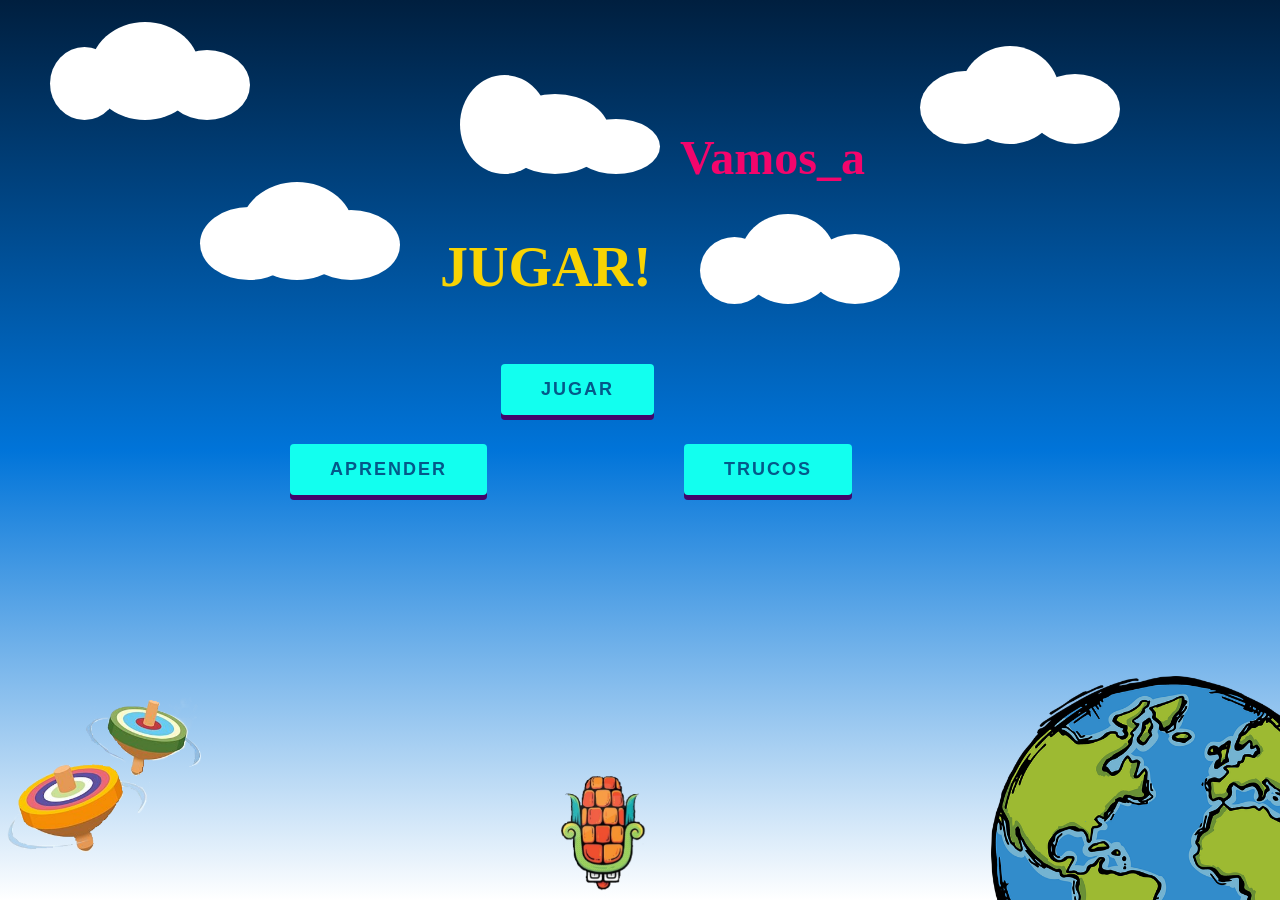
<file: Proyecto Juego/index.html>
<!DOCTYPE html>
<html lang="es">
<head>
    <meta charset="UTF-8">
    <meta name="viewport" content="width=device-width, initial-scale=1.0">
    <title>Vamos a jugar!</title>
    <link rel="icon" href="img/cubo.jpg" type="image/jpg">
    <link rel="stylesheet" href="csses/indexx.css">
</head>

<body>

  <!-- Nubes (se ocultan en móvil/tablet) -->
  <div class="pantalla-completa">
    <div class="nube1">
      <div class="circulo1 grande"></div>
      <div class="circulo1 mediano-izq"></div>
      <div class="circulo1 mediano-der"></div>
    </div>

    <div class="nube2">
      <div class="circulo2 grande"></div>
      <div class="circulo2 mediano-izq"></div>
      <div class="circulo2 mediano-der"></div>
    </div>

    <div class="nube3">
      <div class="circulo3 grande"></div>
      <div class="circulo3 mediano-izq"></div>
      <div class="circulo3 mediano-der"></div>
    </div>

    <div class="nube4">
      <div class="circulo4 grande"></div>
      <div class="circulo4 mediano-izq"></div>
      <div class="circulo4 mediano-der"></div>
    </div>
  </div>

  <div class="nube5">
    <div class="circulo5 grande"></div>
    <div class="circulo5 mediano-izq"></div>
    <div class="circulo5 mediano-der"></div>
  </div>

  <!-- Títulos -->
  <h6 class="titulo-palpitante1">Vamos_a</h6>
  <h1 class="titulo-palpitante2">JUGAR!</h1>

  <!-- Botones envueltos en un contenedor para que se centren en móvil -->
  <div class="contenedor-botones">
    <a href="aprendizaje.html"><button class="boton-lego4 boton-lego">APRENDER</button></a>
    <a href="jugar.html"><button class="boton-lego2 boton-lego">JUGAR</button></a>
    <a href="trucos.html"><button class="boton-lego3 boton-lego">TRUCOS</button></a>
  </div>

  <!-- Imágenes decorativas -->
  <img src="img/mundi.png" alt="descripción" class="esquina-inferior-derecha">
  <img src="img/trompitos.png" alt="descripción" class="esquina-inferior-izquierda">
  <img src="img/bandera.png" alt="descripción" class="esquina-inferior-centro">
</body>
</html>
</file>
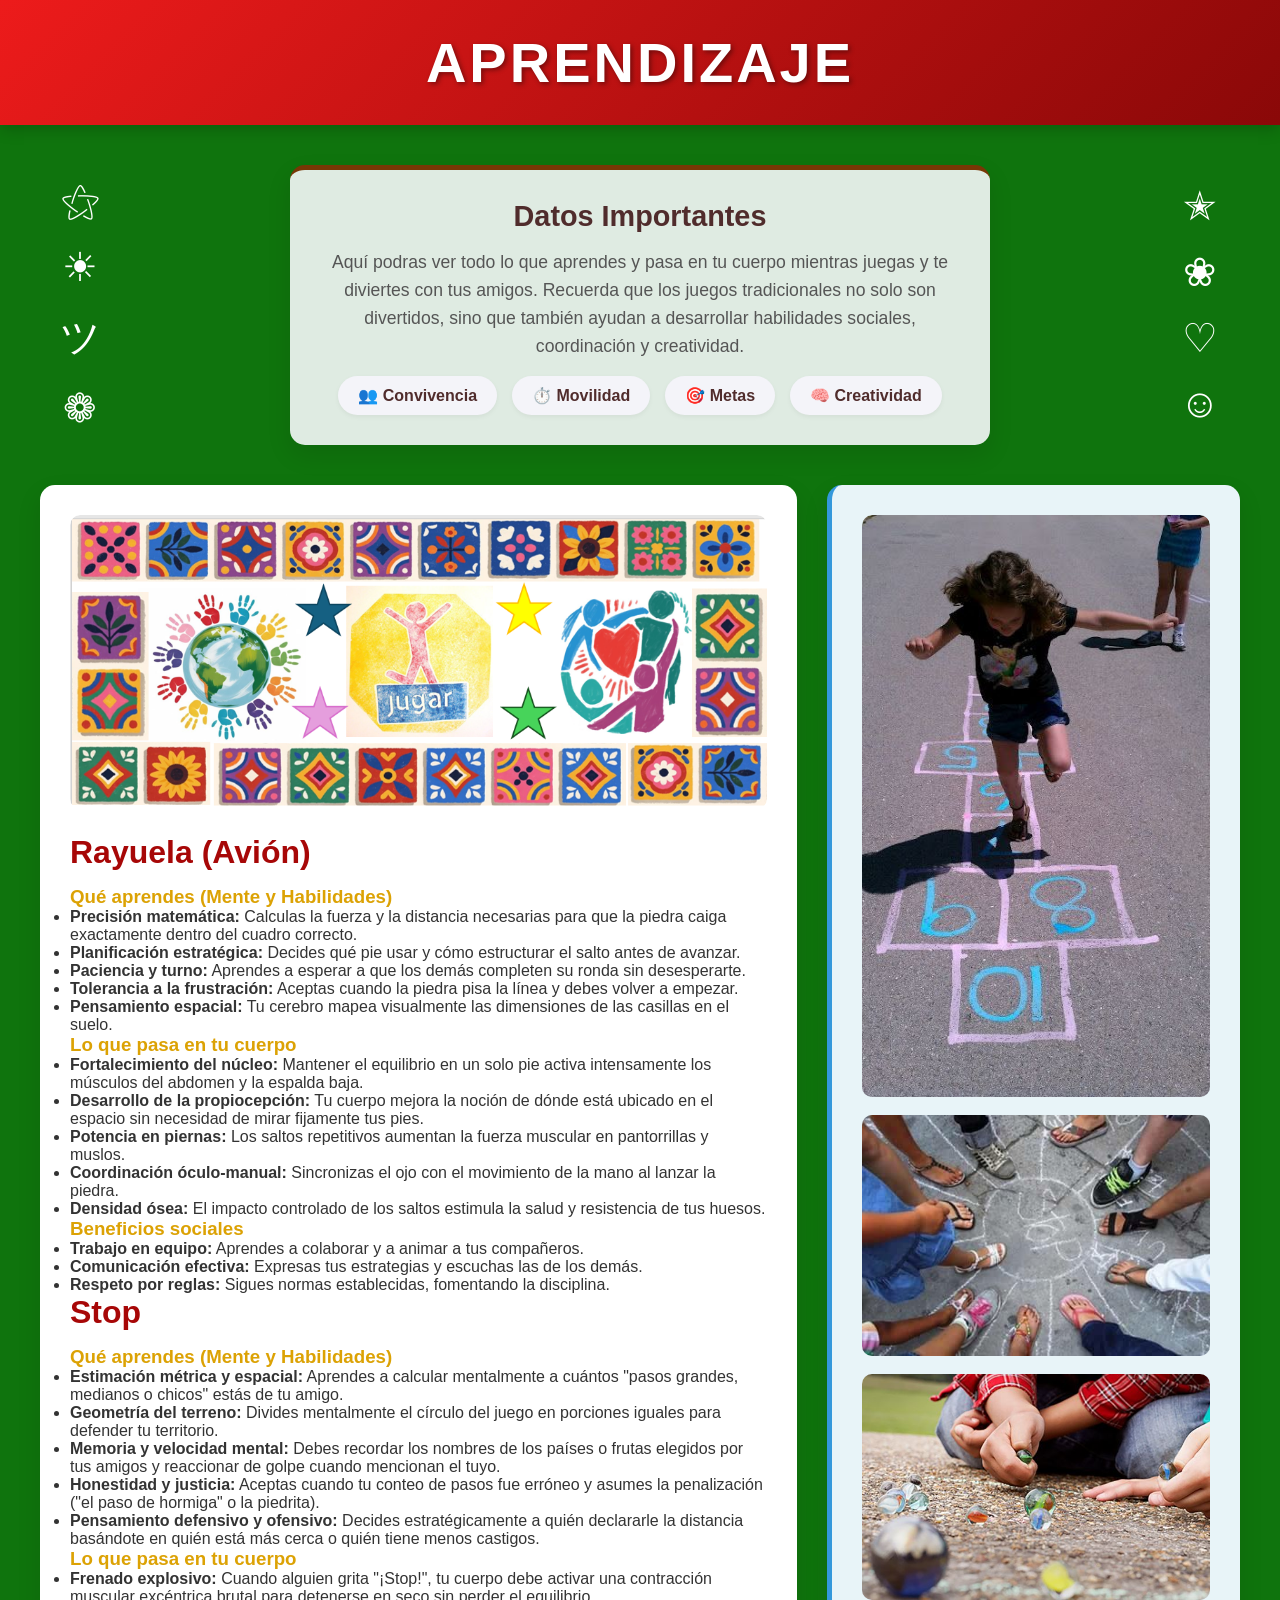
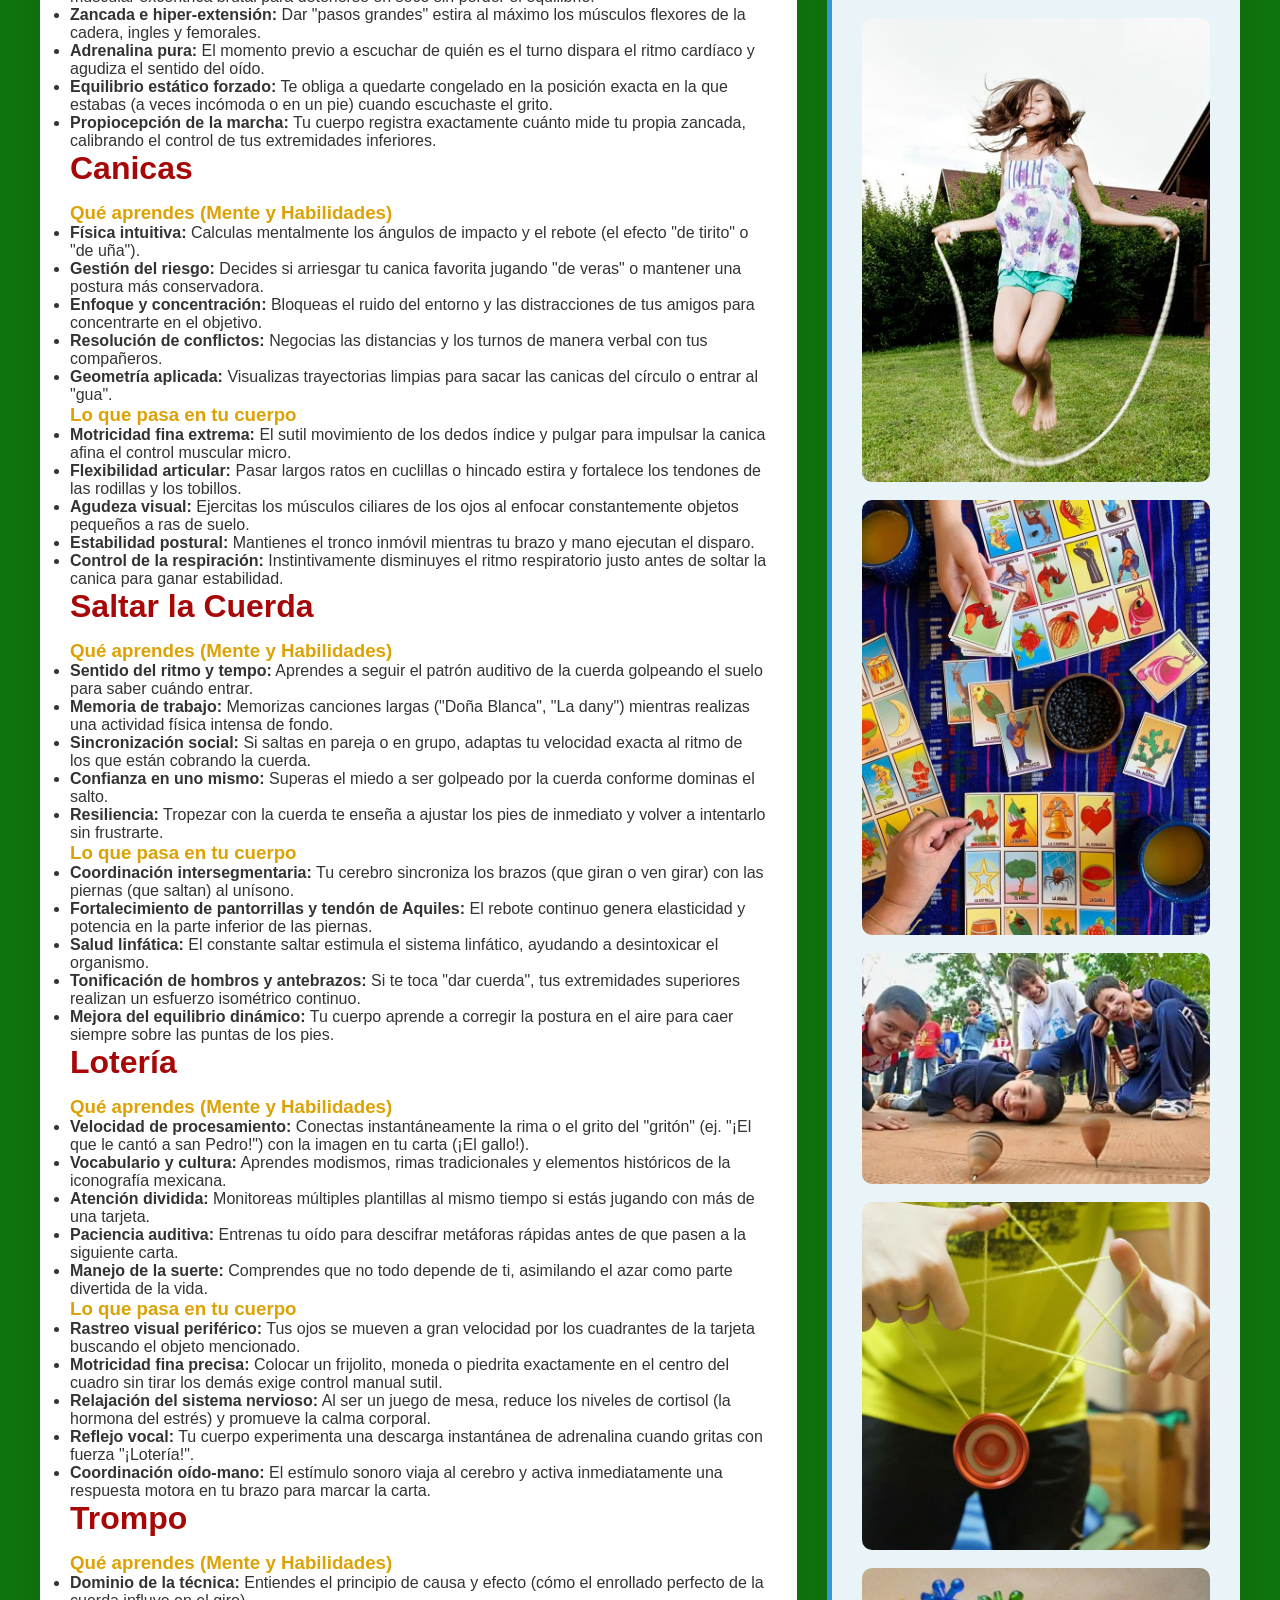
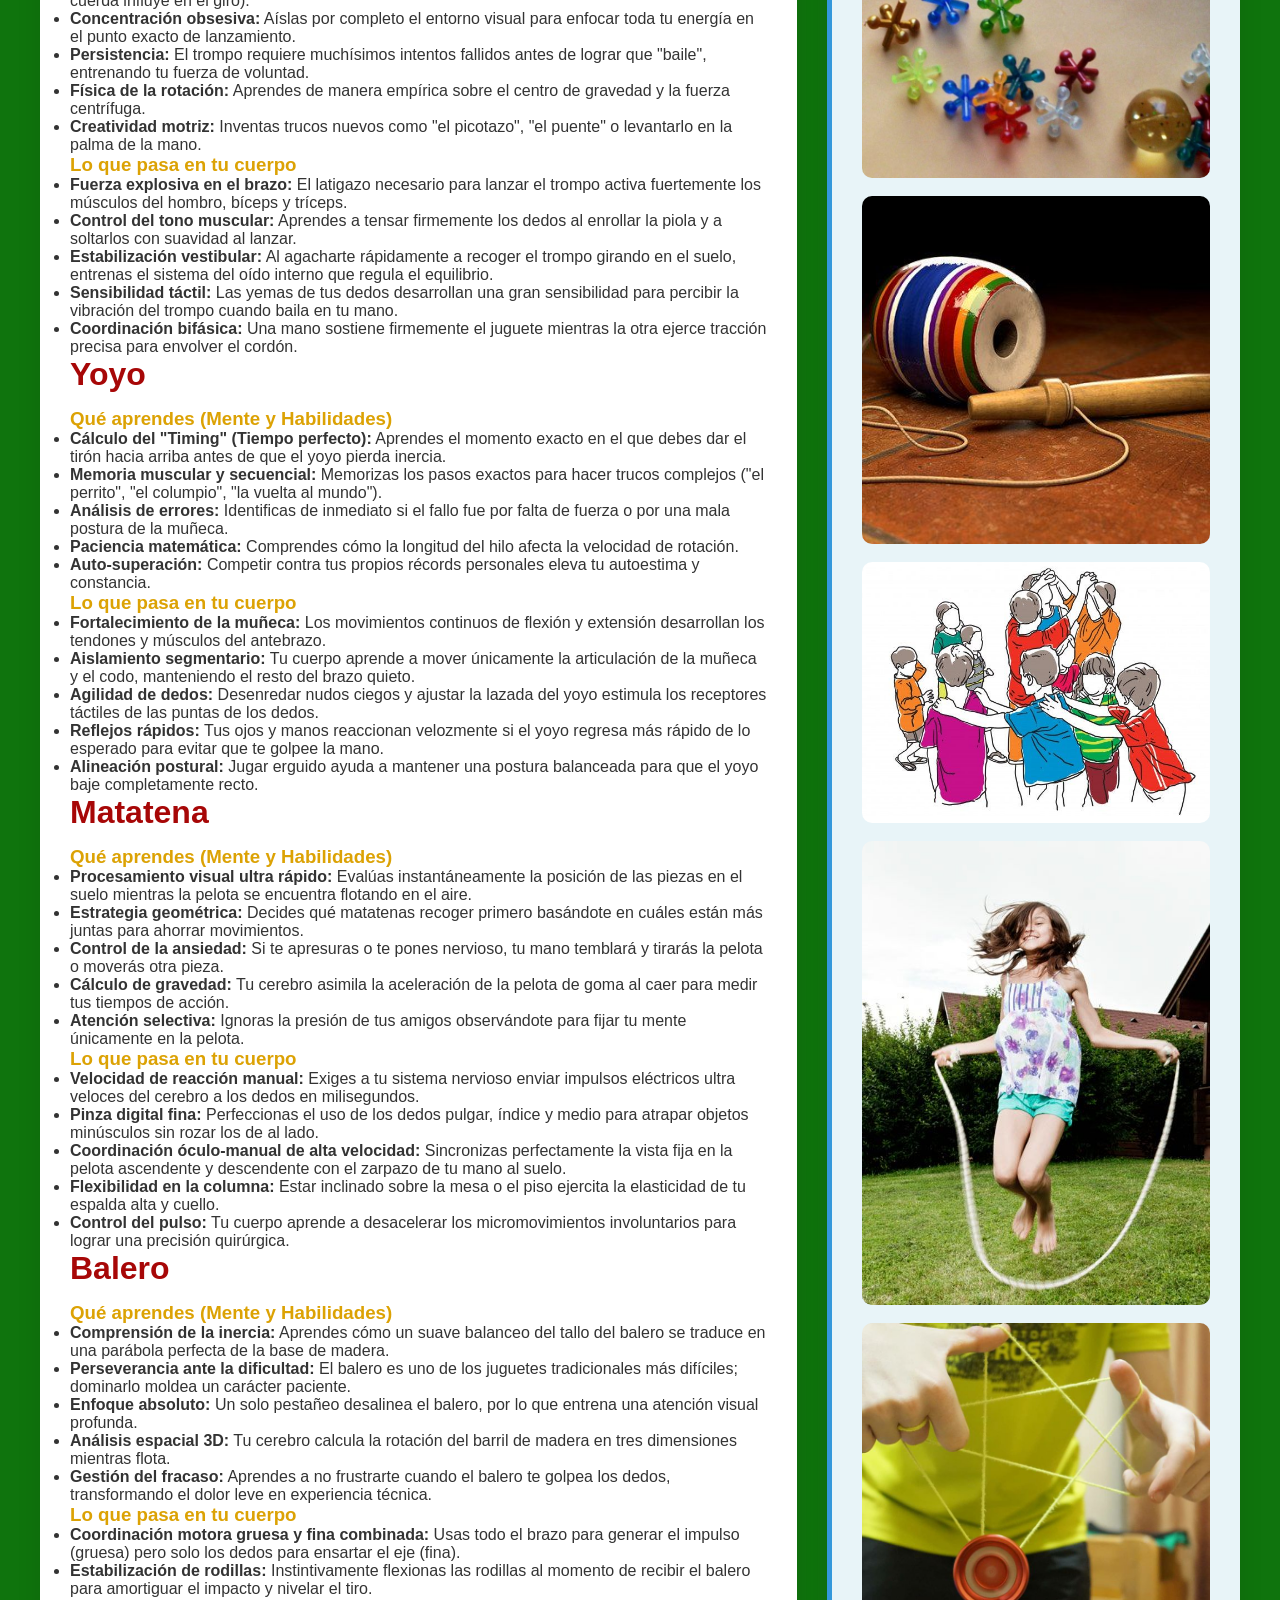
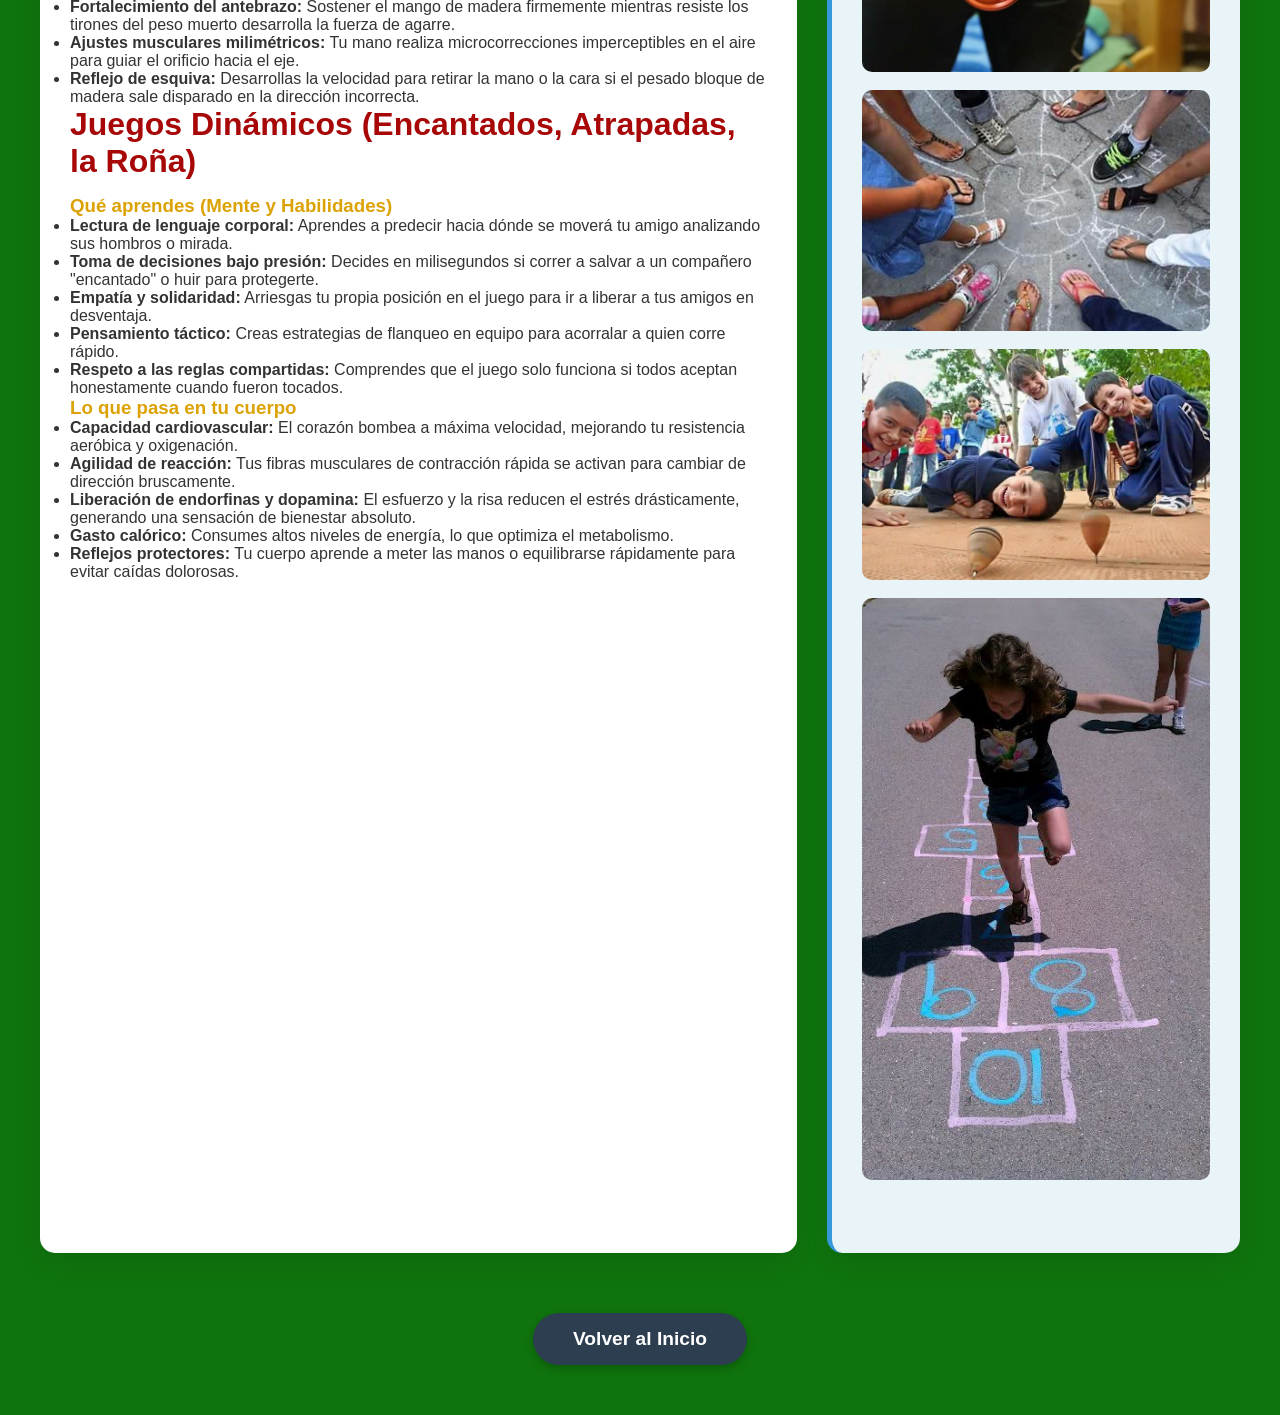
<file: Proyecto Juego/aprendizaje.html>
<!DOCTYPE html>
<html lang="es">
<head>
    <meta charset="UTF-8">
    <meta name="viewport" content="width=device-width, initial-scale=1.0">
    <title>Aprendizaje</title>
    <link rel="icon" href="img/libros.jpg" type="image/jpg">
    <link rel="stylesheet" href="csses/aprendizaje.css">
</head>
<body>

    <!-- Contenedor principal -->
    <div class="contenedor-principal">

        <!-- ===== BARRA SUPERIOR CON EL TÍTULO ===== -->
        <header class="barra-titulo">
            <h1>Aprendizaje</h1>
        </header>

        <!-- ===== SECCIÓN DE DATOS IMPORTANTES (CENTRO) ===== -->
        <!-- Los lados están libres para poner figuras -->
        <section class="seccion-datos">

            <!-- Figuras del lado izquierdo -->
            <div class="figuras-lado izquierdo">
                <span class="figura">⚝</span>
                <span class="figura">☀</span>
                <span class="figura">ツ</span>
                <span class="figura">❁</span>
                
            </div>

            <!-- Recuadro central con datos importantes -->
            <div class="recuadro-datos">
                <h2>Datos Importantes</h2>
                <p>
                    Aquí podras ver todo lo que aprendes y pasa en tu cuerpo 
                    mientras juegas y te diviertes con tus amigos. 
                    Recuerda que los juegos tradicionales no solo son divertidos, 
                    sino que también ayudan a desarrollar habilidades sociales, coordinación y creatividad.
                </p>
                <ul>
                    <li>👥 Convivencia</li>
                    <li>⏱️ Movilidad</li>
                    <li>🎯 Metas</li>
                    <li>🧠 Creatividad</li>
                </ul>
            </div>

            <!-- Figuras del lado derecho -->
            <div class="figuras-lado derecho">
                <span class="figura">✭</span>
                <span class="figura">❀</span>
                <span class="figura">♡</span>
                <span class="figura">☺</span>
            </div>

        </section>

        <!-- ===== SECCIÓN DE LOS RECUADROS DE CONTENIDO ===== -->
        <section class="seccion-recursos">

            <!-- Recuadro Izquierda/Centro (Más grande) -->
            <div class="recuadro-izquierda">
                <div class="espacio-imagen">
                    <img src="img/recuadro.png" >
                </div>
                <div class="texto-recuerdo">
                    <!-- ===== RAYUELA (AVIÓN) ===== -->
                    <h2>Rayuela (Avión)</h2>

                    <h3>Qué aprendes (Mente y Habilidades)</h3>
                    <ul>
                        <li><strong>Precisión matemática:</strong> Calculas la fuerza y la distancia necesarias para que la piedra caiga exactamente dentro del cuadro correcto.</li>
                        <li><strong>Planificación estratégica:</strong> Decides qué pie usar y cómo estructurar el salto antes de avanzar.</li>
                        <li><strong>Paciencia y turno:</strong> Aprendes a esperar a que los demás completen su ronda sin desesperarte.</li>
                        <li><strong>Tolerancia a la frustración:</strong> Aceptas cuando la piedra pisa la línea y debes volver a empezar.</li>
                        <li><strong>Pensamiento espacial:</strong> Tu cerebro mapea visualmente las dimensiones de las casillas en el suelo.</li>
                    </ul>

                    <h3>Lo que pasa en tu cuerpo</h3>
                    <ul>
                        <li><strong>Fortalecimiento del núcleo:</strong> Mantener el equilibrio en un solo pie activa intensamente los músculos del abdomen y la espalda baja.</li>
                        <li><strong>Desarrollo de la propiocepción:</strong> Tu cuerpo mejora la noción de dónde está ubicado en el espacio sin necesidad de mirar fijamente tus pies.</li>
                        <li><strong>Potencia en piernas:</strong> Los saltos repetitivos aumentan la fuerza muscular en pantorrillas y muslos.</li>
                        <li><strong>Coordinación óculo-manual:</strong> Sincronizas el ojo con el movimiento de la mano al lanzar la piedra.</li>
                        <li><strong>Densidad ósea:</strong> El impacto controlado de los saltos estimula la salud y resistencia de tus huesos.</li>
                    </ul>

                    <h3>Beneficios sociales</h3>
                    <ul>
                        <li><strong>Trabajo en equipo:</strong> Aprendes a colaborar y a animar a tus compañeros.</li>
                        <li><strong>Comunicación efectiva:</strong> Expresas tus estrategias y escuchas las de los demás.</li>
                        <li><strong>Respeto por reglas:</strong> Sigues normas establecidas, fomentando la disciplina.</li>
                    </ul>
                </div>
        

                <!-- ===== STOP ===== -->
                <section class="juego">
                    <div class="texto-recuerdo">
                        <h2>Stop</h2>
                        <h3>Qué aprendes (Mente y Habilidades)</h3>
                        <ul>
                            <li><strong>Estimación métrica y espacial:</strong> Aprendes a calcular mentalmente a cuántos "pasos grandes, medianos o chicos" estás de tu amigo.</li>
                            <li><strong>Geometría del terreno:</strong> Divides mentalmente el círculo del juego en porciones iguales para defender tu territorio.</li>
                            <li><strong>Memoria y velocidad mental:</strong> Debes recordar los nombres de los países o frutas elegidos por tus amigos y reaccionar de golpe cuando mencionan el tuyo.</li>
                            <li><strong>Honestidad y justicia:</strong> Aceptas cuando tu conteo de pasos fue erróneo y asumes la penalización ("el paso de hormiga" o la piedrita).</li>
                            <li><strong>Pensamiento defensivo y ofensivo:</strong> Decides estratégicamente a quién declararle la distancia basándote en quién está más cerca o quién tiene menos castigos.</li>
                        </ul>

                        <h3>Lo que pasa en tu cuerpo</h3>
                        <ul>
                            <li><strong>Frenado explosivo:</strong> Cuando alguien grita "¡Stop!", tu cuerpo debe activar una contracción muscular excéntrica brutal para detenerse en seco sin perder el equilibrio.</li>
                            <li><strong>Zancada e hiper-extensión:</strong> Dar "pasos grandes" estira al máximo los músculos flexores de la cadera, ingles y femorales.</li>
                            <li><strong>Adrenalina pura:</strong> El momento previo a escuchar de quién es el turno dispara el ritmo cardíaco y agudiza el sentido del oído.</li>
                            <li><strong>Equilibrio estático forzado:</strong> Te obliga a quedarte congelado en la posición exacta en la que estabas (a veces incómoda o en un pie) cuando escuchaste el grito.</li>
                            <li><strong>Propiocepción de la marcha:</strong> Tu cuerpo registra exactamente cuánto mide tu propia zancada, calibrando el control de tus extremidades inferiores.</li>
                        </ul>
                    </div>
                </section>

                <!-- ===== CANICAS ===== -->
                <section class="juego">
                    <div class="texto-recuerdo">
                        <h2>Canicas</h2>
                        <h3>Qué aprendes (Mente y Habilidades)</h3>
                        <ul>
                            <li><strong>Física intuitiva:</strong> Calculas mentalmente los ángulos de impacto y el rebote (el efecto "de tirito" o "de uña").</li>
                            <li><strong>Gestión del riesgo:</strong> Decides si arriesgar tu canica favorita jugando "de veras" o mantener una postura más conservadora.</li>
                            <li><strong>Enfoque y concentración:</strong> Bloqueas el ruido del entorno y las distracciones de tus amigos para concentrarte en el objetivo.</li>
                            <li><strong>Resolución de conflictos:</strong> Negocias las distancias y los turnos de manera verbal con tus compañeros.</li>
                            <li><strong>Geometría aplicada:</strong> Visualizas trayectorias limpias para sacar las canicas del círculo o entrar al "gua".</li>
                        </ul>

                        <h3>Lo que pasa en tu cuerpo</h3>
                        <ul>
                            <li><strong>Motricidad fina extrema:</strong> El sutil movimiento de los dedos índice y pulgar para impulsar la canica afina el control muscular micro.</li>
                            <li><strong>Flexibilidad articular:</strong> Pasar largos ratos en cuclillas o hincado estira y fortalece los tendones de las rodillas y los tobillos.</li>
                            <li><strong>Agudeza visual:</strong> Ejercitas los músculos ciliares de los ojos al enfocar constantemente objetos pequeños a ras de suelo.</li>
                            <li><strong>Estabilidad postural:</strong> Mantienes el tronco inmóvil mientras tu brazo y mano ejecutan el disparo.</li>
                            <li><strong>Control de la respiración:</strong> Instintivamente disminuyes el ritmo respiratorio justo antes de soltar la canica para ganar estabilidad.</li>
                        </ul>
                    </div>
                </section>

                <!-- ===== SALTAR LA CUERDA ===== -->
                <section class="juego">
                    <div class="texto-recuerdo">
                        <h2>Saltar la Cuerda</h2>
                        <h3>Qué aprendes (Mente y Habilidades)</h3>
                        <ul>
                            <li><strong>Sentido del ritmo y tempo:</strong> Aprendes a seguir el patrón auditivo de la cuerda golpeando el suelo para saber cuándo entrar.</li>
                            <li><strong>Memoria de trabajo:</strong> Memorizas canciones largas ("Doña Blanca", "La dany") mientras realizas una actividad física intensa de fondo.</li>
                            <li><strong>Sincronización social:</strong> Si saltas en pareja o en grupo, adaptas tu velocidad exacta al ritmo de los que están cobrando la cuerda.</li>
                            <li><strong>Confianza en uno mismo:</strong> Superas el miedo a ser golpeado por la cuerda conforme dominas el salto.</li>
                            <li><strong>Resiliencia:</strong> Tropezar con la cuerda te enseña a ajustar los pies de inmediato y volver a intentarlo sin frustrarte.</li>
                        </ul>

                        <h3>Lo que pasa en tu cuerpo</h3>
                        <ul>
                            <li><strong>Coordinación intersegmentaria:</strong> Tu cerebro sincroniza los brazos (que giran o ven girar) con las piernas (que saltan) al unísono.</li>
                            <li><strong>Fortalecimiento de pantorrillas y tendón de Aquiles:</strong> El rebote continuo genera elasticidad y potencia en la parte inferior de las piernas.</li>
                            <li><strong>Salud linfática:</strong> El constante saltar estimula el sistema linfático, ayudando a desintoxicar el organismo.</li>
                            <li><strong>Tonificación de hombros y antebrazos:</strong> Si te toca "dar cuerda", tus extremidades superiores realizan un esfuerzo isométrico continuo.</li>
                            <li><strong>Mejora del equilibrio dinámico:</strong> Tu cuerpo aprende a corregir la postura en el aire para caer siempre sobre las puntas de los pies.</li>
                        </ul>
                    </div>
                </section>

                <!-- ===== LOTERÍA ===== -->
                <section class="juego">
                    <div class="texto-recuerdo">
                        <h2>Lotería</h2>
                        <h3>Qué aprendes (Mente y Habilidades)</h3>
                        <ul>
                            <li><strong>Velocidad de procesamiento:</strong> Conectas instantáneamente la rima o el grito del "gritón" (ej. "¡El que le cantó a san Pedro!") con la imagen en tu carta (¡El gallo!).</li>
                            <li><strong>Vocabulario y cultura:</strong> Aprendes modismos, rimas tradicionales y elementos históricos de la iconografía mexicana.</li>
                            <li><strong>Atención dividida:</strong> Monitoreas múltiples plantillas al mismo tiempo si estás jugando con más de una tarjeta.</li>
                            <li><strong>Paciencia auditiva:</strong> Entrenas tu oído para descifrar metáforas rápidas antes de que pasen a la siguiente carta.</li>
                            <li><strong>Manejo de la suerte:</strong> Comprendes que no todo depende de ti, asimilando el azar como parte divertida de la vida.</li>
                        </ul>

                        <h3>Lo que pasa en tu cuerpo</h3>
                        <ul>
                            <li><strong>Rastreo visual periférico:</strong> Tus ojos se mueven a gran velocidad por los cuadrantes de la tarjeta buscando el objeto mencionado.</li>
                            <li><strong>Motricidad fina precisa:</strong> Colocar un frijolito, moneda o piedrita exactamente en el centro del cuadro sin tirar los demás exige control manual sutil.</li>
                            <li><strong>Relajación del sistema nervioso:</strong> Al ser un juego de mesa, reduce los niveles de cortisol (la hormona del estrés) y promueve la calma corporal.</li>
                            <li><strong>Reflejo vocal:</strong> Tu cuerpo experimenta una descarga instantánea de adrenalina cuando gritas con fuerza "¡Lotería!".</li>
                            <li><strong>Coordinación oído-mano:</strong> El estímulo sonoro viaja al cerebro y activa inmediatamente una respuesta motora en tu brazo para marcar la carta.</li>
                        </ul>
                    </div>
                </section>

                <!-- ===== TROMPO ===== -->
                <section class="juego">
                    <div class="texto-recuerdo">
                        <h2>Trompo</h2>
                        <h3>Qué aprendes (Mente y Habilidades)</h3>
                        <ul>
                            <li><strong>Dominio de la técnica:</strong> Entiendes el principio de causa y efecto (cómo el enrollado perfecto de la cuerda influye en el giro).</li>
                            <li><strong>Concentración obsesiva:</strong> Aíslas por completo el entorno visual para enfocar toda tu energía en el punto exacto de lanzamiento.</li>
                            <li><strong>Persistencia:</strong> El trompo requiere muchísimos intentos fallidos antes de lograr que "baile", entrenando tu fuerza de voluntad.</li>
                            <li><strong>Física de la rotación:</strong> Aprendes de manera empírica sobre el centro de gravedad y la fuerza centrífuga.</li>
                            <li><strong>Creatividad motriz:</strong> Inventas trucos nuevos como "el picotazo", "el puente" o levantarlo en la palma de la mano.</li>
                        </ul>

                        <h3>Lo que pasa en tu cuerpo</h3>
                        <ul>
                            <li><strong>Fuerza explosiva en el brazo:</strong> El latigazo necesario para lanzar el trompo activa fuertemente los músculos del hombro, bíceps y tríceps.</li>
                            <li><strong>Control del tono muscular:</strong> Aprendes a tensar firmemente los dedos al enrollar la piola y a soltarlos con suavidad al lanzar.</li>
                            <li><strong>Estabilización vestibular:</strong> Al agacharte rápidamente a recoger el trompo girando en el suelo, entrenas el sistema del oído interno que regula el equilibrio.</li>
                            <li><strong>Sensibilidad táctil:</strong> Las yemas de tus dedos desarrollan una gran sensibilidad para percibir la vibración del trompo cuando baila en tu mano.</li>
                            <li><strong>Coordinación bifásica:</strong> Una mano sostiene firmemente el juguete mientras la otra ejerce tracción precisa para envolver el cordón.</li>
                        </ul>
                    </div>
                </section>

                <!-- ===== YOYO ===== -->
                <section class="juego">
                    <div class="texto-recuerdo">
                        <h2>Yoyo</h2>
                        <h3>Qué aprendes (Mente y Habilidades)</h3>
                        <ul>
                            <li><strong>Cálculo del "Timing" (Tiempo perfecto):</strong> Aprendes el momento exacto en el que debes dar el tirón hacia arriba antes de que el yoyo pierda inercia.</li>
                            <li><strong>Memoria muscular y secuencial:</strong> Memorizas los pasos exactos para hacer trucos complejos ("el perrito", "el columpio", "la vuelta al mundo").</li>
                            <li><strong>Análisis de errores:</strong> Identificas de inmediato si el fallo fue por falta de fuerza o por una mala postura de la muñeca.</li>
                            <li><strong>Paciencia matemática:</strong> Comprendes cómo la longitud del hilo afecta la velocidad de rotación.</li>
                            <li><strong>Auto-superación:</strong> Competir contra tus propios récords personales eleva tu autoestima y constancia.</li>
                        </ul>

                        <h3>Lo que pasa en tu cuerpo</h3>
                        <ul>
                            <li><strong>Fortalecimiento de la muñeca:</strong> Los movimientos continuos de flexión y extensión desarrollan los tendones y músculos del antebrazo.</li>
                            <li><strong>Aislamiento segmentario:</strong> Tu cuerpo aprende a mover únicamente la articulación de la muñeca y el codo, manteniendo el resto del brazo quieto.</li>
                            <li><strong>Agilidad de dedos:</strong> Desenredar nudos ciegos y ajustar la lazada del yoyo estimula los receptores táctiles de las puntas de los dedos.</li>
                            <li><strong>Reflejos rápidos:</strong> Tus ojos y manos reaccionan velozmente si el yoyo regresa más rápido de lo esperado para evitar que te golpee la mano.</li>
                            <li><strong>Alineación postural:</strong> Jugar erguido ayuda a mantener una postura balanceada para que el yoyo baje completamente recto.</li>
                        </ul>
                    </div>
                </section>

                <!-- ===== MATATENA ===== -->
                <section class="juego">
                    <div class="texto-recuerdo">
                        <h2>Matatena</h2>
                        <h3>Qué aprendes (Mente y Habilidades)</h3>
                        <ul>
                            <li><strong>Procesamiento visual ultra rápido:</strong> Evalúas instantáneamente la posición de las piezas en el suelo mientras la pelota se encuentra flotando en el aire.</li>
                            <li><strong>Estrategia geométrica:</strong> Decides qué matatenas recoger primero basándote en cuáles están más juntas para ahorrar movimientos.</li>
                            <li><strong>Control de la ansiedad:</strong> Si te apresuras o te pones nervioso, tu mano temblará y tirarás la pelota o moverás otra pieza.</li>
                            <li><strong>Cálculo de gravedad:</strong> Tu cerebro asimila la aceleración de la pelota de goma al caer para medir tus tiempos de acción.</li>
                            <li><strong>Atención selectiva:</strong> Ignoras la presión de tus amigos observándote para fijar tu mente únicamente en la pelota.</li>
                        </ul>

                        <h3>Lo que pasa en tu cuerpo</h3>
                        <ul>
                            <li><strong>Velocidad de reacción manual:</strong> Exiges a tu sistema nervioso enviar impulsos eléctricos ultra veloces del cerebro a los dedos en milisegundos.</li>
                            <li><strong>Pinza digital fina:</strong> Perfeccionas el uso de los dedos pulgar, índice y medio para atrapar objetos minúsculos sin rozar los de al lado.</li>
                            <li><strong>Coordinación óculo-manual de alta velocidad:</strong> Sincronizas perfectamente la vista fija en la pelota ascendente y descendente con el zarpazo de tu mano al suelo.</li>
                            <li><strong>Flexibilidad en la columna:</strong> Estar inclinado sobre la mesa o el piso ejercita la elasticidad de tu espalda alta y cuello.</li>
                            <li><strong>Control del pulso:</strong> Tu cuerpo aprende a desacelerar los micromovimientos involuntarios para lograr una precisión quirúrgica.</li>
                        </ul>
                    </div>
                </section>

                <!-- ===== BALERO ===== -->
                <section class="juego">
                    <div class="texto-recuerdo">
                    <h2>Balero</h2>
                        <h3>Qué aprendes (Mente y Habilidades)</h3>
                        <ul>
                            <li><strong>Comprensión de la inercia:</strong> Aprendes cómo un suave balanceo del tallo del balero se traduce en una parábola perfecta de la base de madera.</li>
                            <li><strong>Perseverancia ante la dificultad:</strong> El balero es uno de los juguetes tradicionales más difíciles; dominarlo moldea un carácter paciente.</li>
                            <li><strong>Enfoque absoluto:</strong> Un solo pestañeo desalinea el balero, por lo que entrena una atención visual profunda.</li>
                            <li><strong>Análisis espacial 3D:</strong> Tu cerebro calcula la rotación del barril de madera en tres dimensiones mientras flota.</li>
                            <li><strong>Gestión del fracaso:</strong> Aprendes a no frustrarte cuando el balero te golpea los dedos, transformando el dolor leve en experiencia técnica.</li>
                        </ul>

                        <h3>Lo que pasa en tu cuerpo</h3>
                        <ul>
                            <li><strong>Coordinación motora gruesa y fina combinada:</strong> Usas todo el brazo para generar el impulso (gruesa) pero solo los dedos para ensartar el eje (fina).</li>
                            <li><strong>Estabilización de rodillas:</strong> Instintivamente flexionas las rodillas al momento de recibir el balero para amortiguar el impacto y nivelar el tiro.</li>
                            <li><strong>Fortalecimiento del antebrazo:</strong> Sostener el mango de madera firmemente mientras resiste los tirones del peso muerto desarrolla la fuerza de agarre.</li>
                            <li><strong>Ajustes musculares milimétricos:</strong> Tu mano realiza microcorrecciones imperceptibles en el aire para guiar el orificio hacia el eje.</li>
                            <li><strong>Reflejo de esquiva:</strong> Desarrollas la velocidad para retirar la mano o la cara si el pesado bloque de madera sale disparado en la dirección incorrecta.</li>
                        </ul>
                    </div>
                </section>
                <!-- ===== JUEGOS DINÁMICOS ===== -->
                <section class="juego">
                    <div class="texto-recuerdo">
                        <h2>Juegos Dinámicos (Encantados, Atrapadas, la Roña)</h2>
                        <h3>Qué aprendes (Mente y Habilidades)</h3>
                        <ul>
                            <li><strong>Lectura de lenguaje corporal:</strong> Aprendes a predecir hacia dónde se moverá tu amigo analizando sus hombros o mirada.</li>
                            <li><strong>Toma de decisiones bajo presión:</strong> Decides en milisegundos si correr a salvar a un compañero "encantado" o huir para protegerte.</li>
                            <li><strong>Empatía y solidaridad:</strong> Arriesgas tu propia posición en el juego para ir a liberar a tus amigos en desventaja.</li>
                            <li><strong>Pensamiento táctico:</strong> Creas estrategias de flanqueo en equipo para acorralar a quien corre rápido.</li>
                            <li><strong>Respeto a las reglas compartidas:</strong> Comprendes que el juego solo funciona si todos aceptan honestamente cuando fueron tocados.</li>
                        </ul>
                        <h3>Lo que pasa en tu cuerpo</h3>
                        <ul>
                            <li><strong>Capacidad cardiovascular:</strong> El corazón bombea a máxima velocidad, mejorando tu resistencia aeróbica y oxigenación.</li>
                            <li><strong>Agilidad de reacción:</strong> Tus fibras musculares de contracción rápida se activan para cambiar de dirección bruscamente.</li>
                            <li><strong>Liberación de endorfinas y dopamina:</strong> El esfuerzo y la risa reducen el estrés drásticamente, generando una sensación de bienestar absoluto.</li>
                            <li><strong>Gasto calórico:</strong> Consumes altos niveles de energía, lo que optimiza el metabolismo.</li>
                            <li><strong>Reflejos protectores:</strong> Tu cuerpo aprende a meter las manos o equilibrarse rápidamente para evitar caídas dolorosas.</li>
                        </ul>
                    </div>
                </section>
            </div>

            <!-- Recuadro Derecha (Más pequeño) -->
            <div class="recuadro-derecha">
                <div class="espacio-imagen">
                    <img src="img/1.jpg">
                    <br>
                    <img src="img/2 .jpg">
                    <br>
                    <img src="img/3.jpg">
                    <br>
                    <img src="img/4.jpg">
                    <br>
                    <img src="img/5.jpg">
                    <br>
                    <img src="img/6.jpg">
                    <br>
                    <img src="img/7.jpg">
                    <br>
                    <img src="img/8.jpg">
                    <br>
                    <img src="img/9.jpg">
                    <br>
                    <img src="img/10.jpg">
                    <br>
                    <img src="img/4.jpg">
                    <br>
                    <img src="img/7.jpg">
                    <br>
                    <img src="img/2 .jpg">
                    <br>
                    <img src="img/6.jpg">
                    <br>
                    <img src="img/1.jpg">
                    <br>
                </div>
            </div>

        </section>

        <!-- ===== BOTÓN DE REGRESO ===== -->
        <div class="contenedor-boton">
            <a href="index.html" class="boton-regresar">Volver al Inicio</a>
        </div>

    </div>

</body>
</html>
</file>
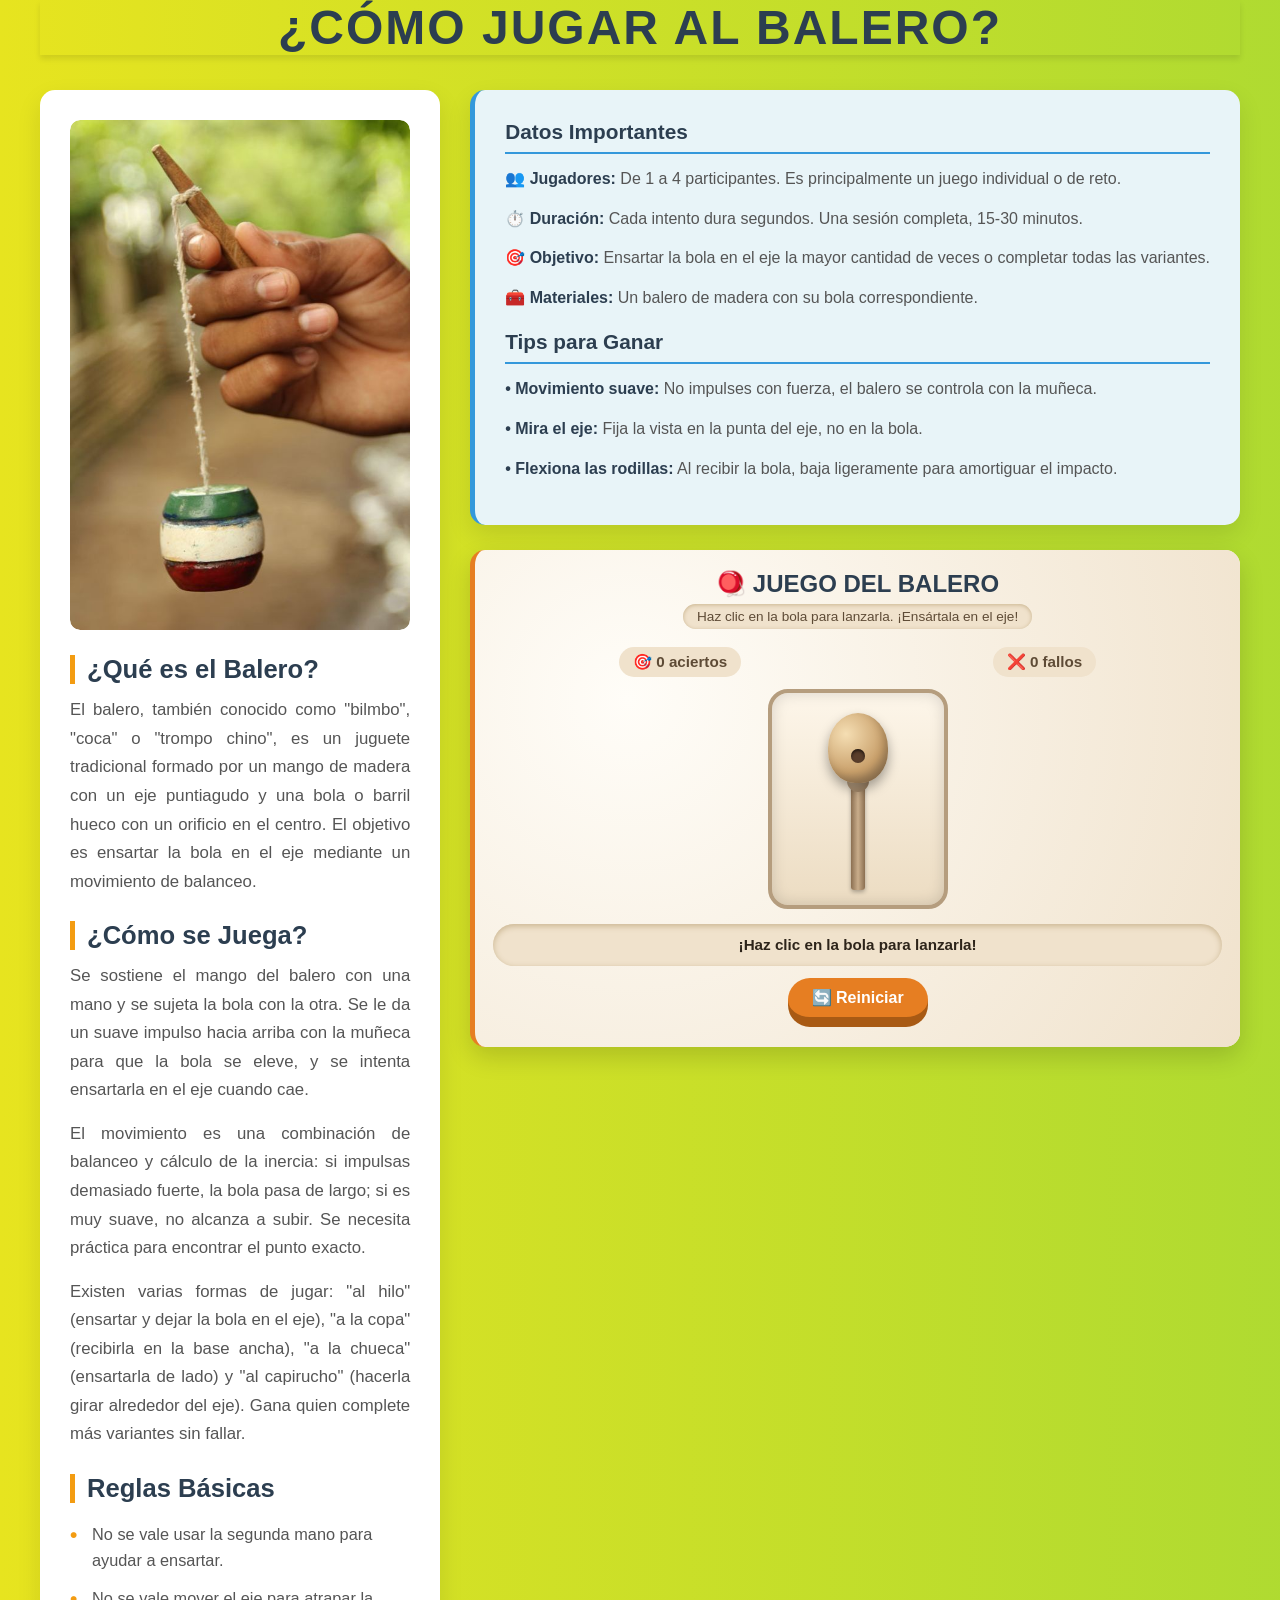
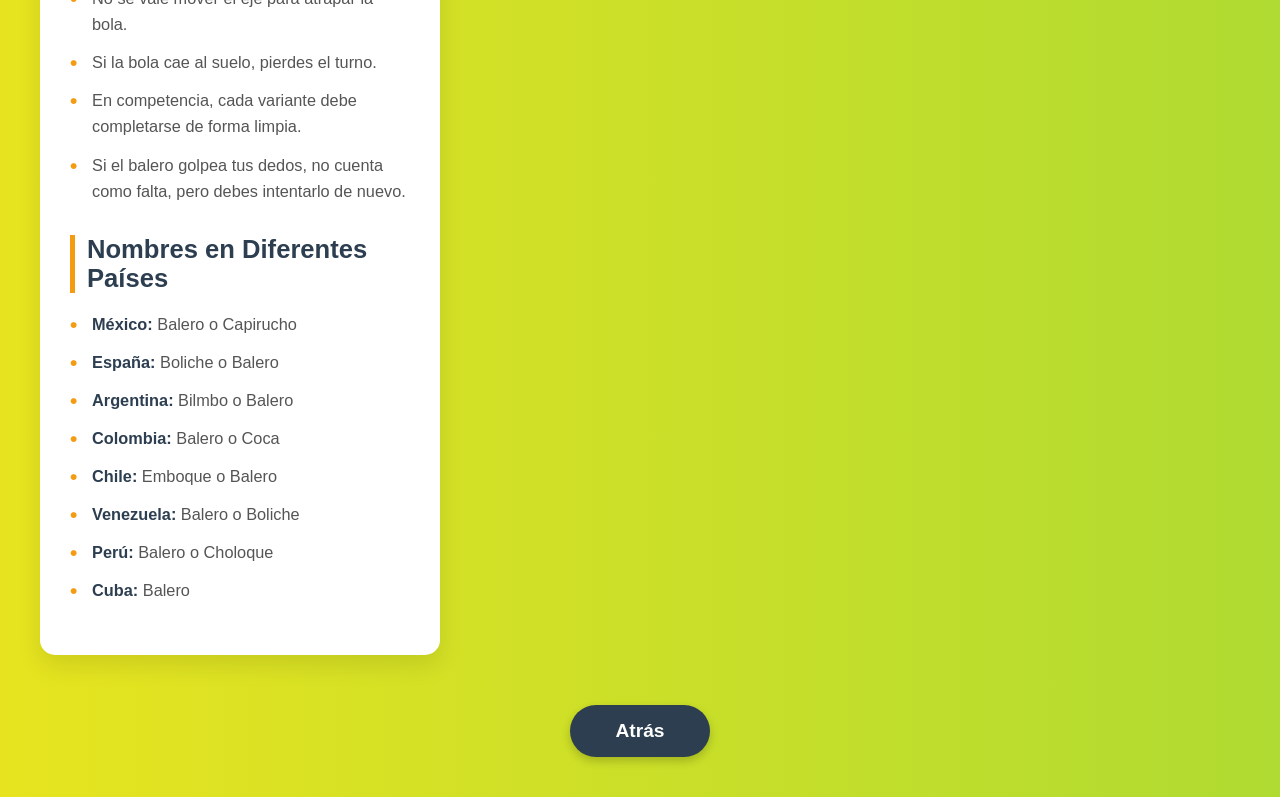
<file: Proyecto Juego/balero.html>
<!DOCTYPE html>
<html lang="es">
<head>
    <meta charset="UTF-8">
    <meta name="viewport" content="width=device-width, initial-scale=1.0">
    <title>Cómo Jugar al Balero</title>
    <link rel="stylesheet" href="csses/style-juegos.css">
    <style>
        body {
            font-family: 'Segoe UI', Tahoma, Geneva, Verdana, sans-serif;
            /* Gradiente lineal con múltiples colores que se mueve de izquierda a derecha (270deg) */
            background: linear-gradient(270deg, #b2ec06, #1370e3, #d46d2d,#6f79fd, #8ed53c, #e7e41f);
            background-size: 800% 800%;  /* Hace el gradiente más grande para permitir el desplazamiento */
            animation: gradientShift 10s ease infinite; /* Aplica la animación: 10s de duración, aceleración suave, infinita */
            min-height: 100vh;  /* Altura mínima = 100% del viewport (pantalla visible) */
        }

        /* ===== JUEGO BALERO (prefijo balero-) ===== */
        .balero-caja {
            background: #fff8ee;
            background-image: radial-gradient(circle at 20% 30%, #fffdf8, #f0e2cc);
            border-radius: 15px;
            padding: 20px 18px 25px;
            box-shadow: 0 10px 25px rgba(0,0,0,0.15);
            border-left: 5px solid #e67e22;
            text-align: center;
        }
        .balero-titulo {
            font-size: 1.5rem; color: #2c3e50; margin-bottom: 6px;
            font-weight: 800; text-transform: uppercase;
        }
        .balero-subtitulo {
            color: #5e4b36; font-weight: 500; margin-bottom: 18px;
            background: #f0e2cc; display: inline-block; padding: 5px 14px;
            border-radius: 30px; font-size: 0.85rem; box-shadow: inset 0 1px 4px #c9b48f;
        }
        .balero-escenario {
            position: relative;
            width: 180px;
            height: 220px;
            margin: 0 auto 15px;
            background: linear-gradient(180deg, #fdf6ea, #ecdcc2);
            border: 4px solid #b59d7e;
            border-radius: 20px;
            overflow: hidden;
            box-shadow: inset 0 0 15px rgba(0,0,0,0.15);
        }
        .balero-eje {
            position: absolute;
            bottom: 15px;
            left: 50%;
            transform: translateX(-50%);
            width: 14px;
            height: 110px;
            background: linear-gradient(90deg, #8b6f51, #c9ad8b, #8b6f51);
            border-radius: 6px 6px 3px 3px;
            box-shadow: 0 2px 4px rgba(0,0,0,0.3);
        }
        .balero-eje::before {
            content: '';
            position: absolute;
            top: -10px;
            left: 50%;
            transform: translateX(-50%);
            width: 22px;
            height: 22px;
            background: radial-gradient(circle at 30% 30%, #d9c0a0, #8b6f51);
            border-radius: 50%;
        }
        .balero-bola {
            position: absolute;
            left: 50%;
            transform: translateX(-50%);
            top: 20px;
            width: 60px;
            height: 70px;
            background: radial-gradient(circle at 30% 30%, #f5deb3, #c9a06b 60%, #8b6f51);
            border-radius: 50% 50% 45% 45%;
            box-shadow: 0 6px 12px rgba(0,0,0,0.35), inset -4px -6px 8px rgba(0,0,0,0.2);
            transition: top 0.25s cubic-bezier(0.5, 0, 0.5, 1);
            cursor: pointer;
            z-index: 2;
        }
        .balero-bola::after {
            content: '';
            position: absolute;
            bottom: 20px;
            left: 50%;
            transform: translateX(-50%);
            width: 14px;
            height: 14px;
            background: #5a3e2b;
            border-radius: 50%;
            box-shadow: inset 0 2px 3px rgba(0,0,0,0.6);
        }
        .balero-bola.ensartada { top: 110px; }
        .balero-bola.fallada {
            top: 190px;
            background: radial-gradient(circle at 30% 30%, #f5b3b3, #c96b6b 60%, #8b3e3e);
        }
        .balero-bola.lanzada { top: 10px; }

        .balero-marcador {
            display: flex;
            justify-content: space-around;
            margin-bottom: 12px;
        }
        .balero-marcador div {
            background: #f0e2cc; padding: 6px 14px; border-radius: 20px;
            font-weight: 700; color: #5e4b36; font-size: 0.95rem;
        }
        .balero-mensaje {
            font-size: 0.95rem; font-weight: 600; background: #f0e2cc;
            color: #2d241a; padding: 8px 14px; border-radius: 40px;
            box-shadow: inset 0 2px 6px #c9b48f; min-height: 2.6rem;
            display: flex; align-items: center; justify-content: center;
            margin-bottom: 12px;
        }
        .balero-boton {
            background: #e67e22; border: none; border-bottom: 5px solid #a85a14;
            font-size: 1rem; font-weight: 700; padding: 10px 24px;
            border-radius: 40px; color: #fff; cursor: pointer;
            box-shadow: 0 5px 0 #a85a14; margin: 0 4px;
        }
        .balero-boton:active { transform: translateY(3px); box-shadow: 0 1px 0 #a85a14; }
        .balero-boton.secundario {
            background: #95a5a6; border-bottom-color: #5d6d6e;
            box-shadow: 0 5px 0 #5d6d6e;
        }
    </style>
</head>
<body>
    <div class="contenedor-principal">
        <h1 class="titulo-principal">¿Cómo Jugar al Balero?</h1>

        <div class="seccion-recursos">
            <div class="recuadro-izquierda">
                <div class="espacio-imagen">
                    <img src="img/i.jpg" alt="Niños jugando al balero">
                </div>
                <div class="texto-recuerdo">

                    <h2>¿Qué es el Balero?</h2>
                    <p>
                        El balero, también conocido como "bilmbo", "coca" o "trompo chino", es 
                        un juguete tradicional formado por un mango de madera con un eje 
                        puntiagudo y una bola o barril hueco con un orificio en el centro. El 
                        objetivo es ensartar la bola en el eje mediante un movimiento de 
                        balanceo.
                    </p>

                    <h2>¿Cómo se Juega?</h2>
                    <p>
                        Se sostiene el mango del balero con una mano y se sujeta la bola con la 
                        otra. Se le da un suave impulso hacia arriba con la muñeca para que la 
                        bola se eleve, y se intenta ensartarla en el eje cuando cae.
                    </p>
                    <p>
                        El movimiento es una combinación de balanceo y cálculo de la inercia: 
                        si impulsas demasiado fuerte, la bola pasa de largo; si es muy suave, 
                        no alcanza a subir. Se necesita práctica para encontrar el punto exacto.
                    </p>
                    <p>
                        Existen varias formas de jugar: "al hilo" (ensartar y dejar la bola en 
                        el eje), "a la copa" (recibirla en la base ancha), "a la chueca" 
                        (ensartarla de lado) y "al capirucho" (hacerla girar alrededor del eje). 
                        Gana quien complete más variantes sin fallar.
                    </p>

                    <h2>Reglas Básicas</h2>
                    <ul>
                        <li>No se vale usar la segunda mano para ayudar a ensartar.</li>
                        <li>No se vale mover el eje para atrapar la bola.</li>
                        <li>Si la bola cae al suelo, pierdes el turno.</li>
                        <li>En competencia, cada variante debe completarse de forma limpia.</li>
                        <li>Si el balero golpea tus dedos, no cuenta como falta, pero debes intentarlo de nuevo.</li>
                    </ul>

                    <h2>Nombres en Diferentes Países</h2>
                    <ul>
                        <li><strong>México:</strong> Balero o Capirucho</li>
                        <li><strong>España:</strong> Boliche o Balero</li>
                        <li><strong>Argentina:</strong> Bilmbo o Balero</li>
                        <li><strong>Colombia:</strong> Balero o Coca</li>
                        <li><strong>Chile:</strong> Emboque o Balero</li>
                        <li><strong>Venezuela:</strong> Balero o Boliche</li>
                        <li><strong>Perú:</strong> Balero o Choloque</li>
                        <li><strong>Cuba:</strong> Balero</li>
                    </ul>

                </div>
            </div>

            <!-- COLUMNA DERECHA CON EL JUEGO -->
            <div class="columna-derecha">

                <div class="recuadro-derecha">
                    <h2>Datos Importantes</h2>
                    <p><strong>👥 Jugadores:</strong> De 1 a 4 participantes. Es principalmente un juego individual o de reto.</p>
                    <p><strong>⏱️ Duración:</strong> Cada intento dura segundos. Una sesión completa, 15-30 minutos.</p>
                    <p><strong>🎯 Objetivo:</strong> Ensartar la bola en el eje la mayor cantidad de veces o completar todas las variantes.</p>
                    <p><strong>🧰 Materiales:</strong> Un balero de madera con su bola correspondiente.</p>

                    <h2>Tips para Ganar</h2>
                    <p><strong>• Movimiento suave:</strong> No impulses con fuerza, el balero se controla con la muñeca.</p>
                    <p><strong>• Mira el eje:</strong> Fija la vista en la punta del eje, no en la bola.</p>
                    <p><strong>• Flexiona las rodillas:</strong> Al recibir la bola, baja ligeramente para amortiguar el impacto.</p>
                </div>

                <!-- NUEVO RECUADRO: JUEGO DEL BALERO -->
                <div class="balero-caja">
                    <h2 class="balero-titulo">🪀 Juego del Balero</h2>
                    <p class="balero-subtitulo">Haz clic en la bola para lanzarla. ¡Ensártala en el eje!</p>

                    <div class="balero-marcador">
                        <div>🎯 <span id="baleroAciertos">0</span> aciertos</div>
                        <div>❌ <span id="baleroFallos">0</span> fallos</div>
                    </div>

                    <div class="balero-escenario">
                        <div class="balero-eje"></div>
                        <div class="balero-bola" id="baleroBola"></div>
                    </div>

                    <div class="balero-mensaje" id="baleroMensaje">¡Haz clic en la bola para lanzarla!</div>

                    <button class="balero-boton" id="baleroReset">🔄 Reiniciar</button>
                </div>

            </div>
        </div>

        <div class="contenedor-boton">
            <a href="jugar.html" class="boton-regresar">Atrás</a>
        </div>
    </div>

    <!-- SCRIPT DEL JUEGO DEL BALERO -->
    <script>
    (function(){
        const bola = document.getElementById('baleroBola');
        const msg = document.getElementById('baleroMensaje');
        const aciertosEl = document.getElementById('baleroAciertos');
        const fallosEl = document.getElementById('baleroFallos');
        const reset = document.getElementById('baleroReset');

        let aciertos = 0, fallos = 0;
        let jugando = false;

        function lanzar(){
            if (jugando) return;
            jugando = true;

            bola.classList.remove('ensartada','fallada');
            bola.classList.add('lanzada');
            msg.textContent = '🌀 ¡La bola está en el aire...!';

            setTimeout(() => {
                bola.classList.remove('lanzada');

                // 60% de probabilidad de acertar
                const acierta = Math.random() < 0.6;

                if (acierta) {
                    bola.classList.add('ensartada');
                    aciertos++;
                    aciertosEl.textContent = aciertos;
                    msg.textContent = '✅ ¡Ensartada! ¡Buen movimiento de muñeca!';
                } else {
                    bola.classList.add('fallada');
                    fallos++;
                    fallosEl.textContent = fallos;
                    msg.textContent = '❌ ¡Fallaste! La bola cayó al suelo.';
                }

                setTimeout(() => {
                    bola.classList.remove('ensartada','fallada');
                    jugando = false;
                    msg.textContent = 'Haz clic en la bola para lanzar de nuevo.';
                }, 900);
            }, 500);
        }

        function reiniciar(){
            aciertos = 0; fallos = 0;
            aciertosEl.textContent = 0;
            fallosEl.textContent = 0;
            bola.classList.remove('ensartada','fallada','lanzada');
            jugando = false;
            msg.textContent = '¡Haz clic en la bola para lanzarla!';
        }

        bola.addEventListener('click', lanzar);
        reset.addEventListener('click', reiniciar);
    })();
    </script>

</body>
</html>
</file>
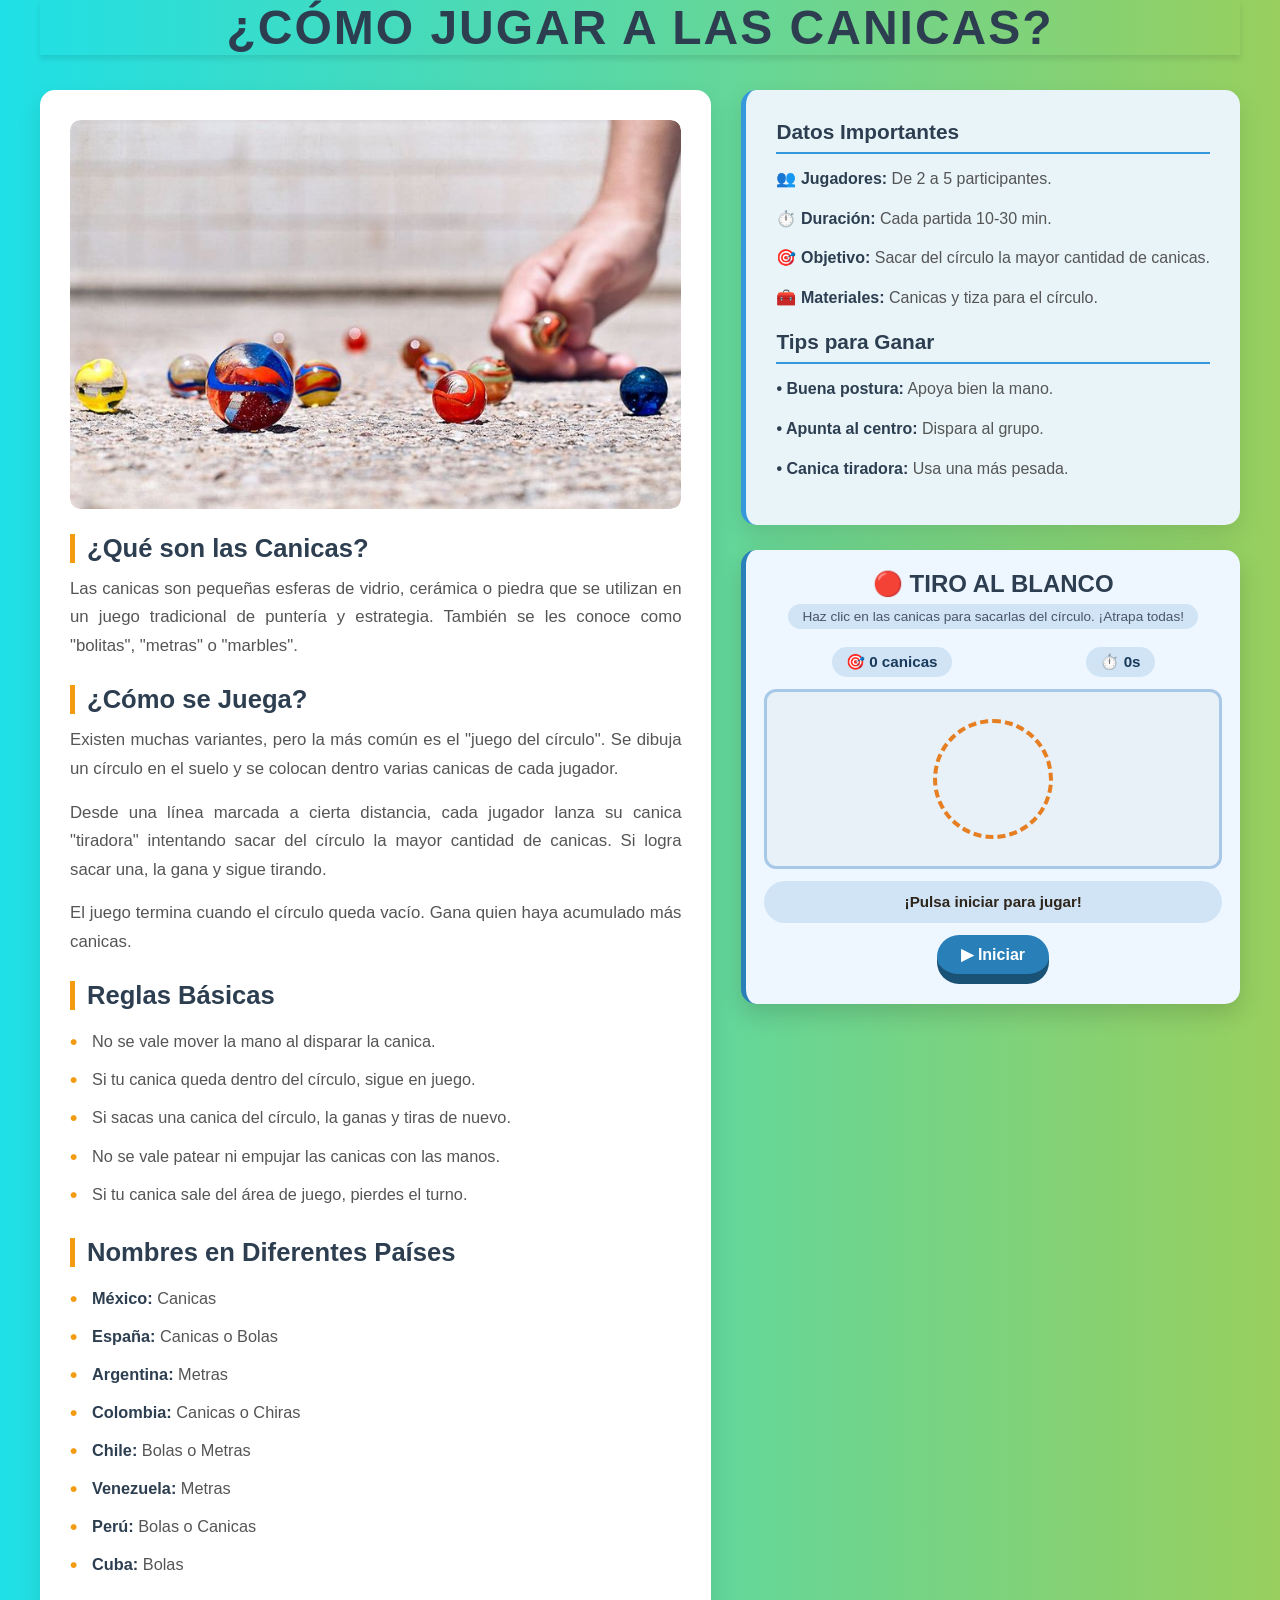
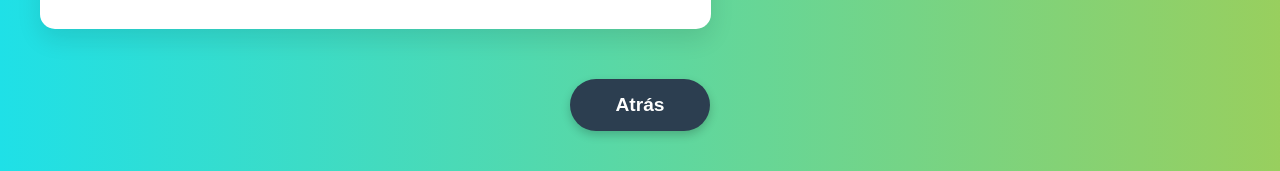
<file: Proyecto Juego/canicas.html>
<!DOCTYPE html>
<html lang="es">
<head>
    <meta charset="UTF-8">
    <meta name="viewport" content="width=device-width, initial-scale=1.0">
    <title>Cómo Jugar a las Canicas</title>
    <link rel="stylesheet" href="csses/style-juegos.css">
    <style>
        body {
            font-family: 'Segoe UI', Tahoma, Geneva, Verdana, sans-serif;
            background: linear-gradient(270deg, #1f9dce, #dea405, #c56728,#fd6fec, #e1c50c, #1fe0e7);
            background-size: 800% 800%;
            animation: gradientShift 10s ease infinite;
            min-height: 100vh;
        }
        /* ===== JUEGO CANICAS (prefijo canicas-) ===== */
        .canicas-caja { background: #eef6ff; border-radius: 15px; padding: 20px 18px 25px; box-shadow: 0 10px 25px rgba(0,0,0,0.15); border-left: 5px solid #2980b9; text-align: center; }
        .canicas-titulo { font-size: 1.5rem; color: #2c3e50; margin-bottom: 6px; font-weight: 800; text-transform: uppercase; }
        .canicas-subtitulo { color: #4a5568; font-weight: 500; margin-bottom: 18px; background: #d0e4f5; display: inline-block; padding: 5px 14px; border-radius: 30px; font-size: 0.85rem; }
        .canicas-escenario { position: relative; width: 100%; height: 180px; background: #e8f0f8; border-radius: 12px; border: 3px solid #a8c8e8; margin-bottom: 12px; overflow: hidden; }
        .canicas-circulo { position: absolute; width: 120px; height: 120px; border: 4px dashed #e67e22; border-radius: 50%; left: 50%; top: 50%; transform: translate(-50%,-50%); }
        .canica { position: absolute; width: 28px; height: 28px; border-radius: 50%; cursor: pointer; box-shadow: 0 3px 6px rgba(0,0,0,0.3); transition: transform 0.15s; }
        .canica:hover { transform: scale(1.15); }
        .canica.roja { background: radial-gradient(circle at 30% 30%, #ff6b6b, #c0392b); }
        .canica.azul { background: radial-gradient(circle at 30% 30%, #6bb6ff, #2980b9); }
        .canica.verde { background: radial-gradient(circle at 30% 30%, #6bff9e, #27ae60); }
        .canica.amarilla { background: radial-gradient(circle at 30% 30%, #ffe66b, #f39c12); }
        .canicas-marcador { display: flex; justify-content: space-around; margin-bottom: 12px; }
        .canicas-marcador div { background: #d0e4f5; padding: 6px 14px; border-radius: 20px; font-weight: 700; color: #1a3a5c; font-size: 0.95rem; }
        .canicas-mensaje { font-size: 0.95rem; font-weight: 600; background: #d0e4f5; color: #2d241a; padding: 8px 14px; border-radius: 40px; min-height: 2.6rem; display: flex; align-items: center; justify-content: center; margin-bottom: 12px; }
        .canicas-boton { background: #2980b9; border: none; border-bottom: 5px solid #1a5276; font-size: 1rem; font-weight: 700; padding: 10px 24px; border-radius: 40px; color: #fff; cursor: pointer; box-shadow: 0 5px 0 #1a5276; }
        .canicas-boton:active { transform: translateY(3px); box-shadow: 0 1px 0 #1a5276; }
    </style>
</head>
<body>
    <div class="contenedor-principal">
        <h1 class="titulo-principal">¿Cómo Jugar a las Canicas?</h1>
        <div class="seccion-recursos">
            <div class="recuadro-izquierda">
                <div class="espacio-imagen"><img src="img/d.jpg" alt="Niños jugando canicas"></div>
                <div class="texto-recuerdo">
                    <h2>¿Qué son las Canicas?</h2>
                    <p>Las canicas son pequeñas esferas de vidrio, cerámica o piedra que se utilizan en un juego tradicional de puntería y estrategia. También se les conoce como "bolitas", "metras" o "marbles".</p>
                    <h2>¿Cómo se Juega?</h2>
                    <p>Existen muchas variantes, pero la más común es el "juego del círculo". Se dibuja un círculo en el suelo y se colocan dentro varias canicas de cada jugador.</p>
                    <p>Desde una línea marcada a cierta distancia, cada jugador lanza su canica "tiradora" intentando sacar del círculo la mayor cantidad de canicas. Si logra sacar una, la gana y sigue tirando.</p>
                    <p>El juego termina cuando el círculo queda vacío. Gana quien haya acumulado más canicas.</p>
                    <h2>Reglas Básicas</h2>
                    <ul>
                        <li>No se vale mover la mano al disparar la canica.</li>
                        <li>Si tu canica queda dentro del círculo, sigue en juego.</li>
                        <li>Si sacas una canica del círculo, la ganas y tiras de nuevo.</li>
                        <li>No se vale patear ni empujar las canicas con las manos.</li>
                        <li>Si tu canica sale del área de juego, pierdes el turno.</li>
                    </ul>
                    <h2>Nombres en Diferentes Países</h2>
                    <ul>
                        <li><strong>México:</strong> Canicas</li>
                        <li><strong>España:</strong> Canicas o Bolas</li>
                        <li><strong>Argentina:</strong> Metras</li>
                        <li><strong>Colombia:</strong> Canicas o Chiras</li>
                        <li><strong>Chile:</strong> Bolas o Metras</li>
                        <li><strong>Venezuela:</strong> Metras</li>
                        <li><strong>Perú:</strong> Bolas o Canicas</li>
                        <li><strong>Cuba:</strong> Bolas</li>
                    </ul>
                </div>
            </div>
            <div class="columna-derecha">
                <div class="recuadro-derecha">
                    <h2>Datos Importantes</h2>
                    <p><strong>👥 Jugadores:</strong> De 2 a 5 participantes.</p>
                    <p><strong>⏱️ Duración:</strong> Cada partida 10-30 min.</p>
                    <p><strong>🎯 Objetivo:</strong> Sacar del círculo la mayor cantidad de canicas.</p>
                    <p><strong>🧰 Materiales:</strong> Canicas y tiza para el círculo.</p>
                    <h2>Tips para Ganar</h2>
                    <p><strong>• Buena postura:</strong> Apoya bien la mano.</p>
                    <p><strong>• Apunta al centro:</strong> Dispara al grupo.</p>
                    <p><strong>• Canica tiradora:</strong> Usa una más pesada.</p>
                </div>
                <div class="canicas-caja">
                    <h2 class="canicas-titulo">🔴 Tiro al Blanco</h2>
                    <p class="canicas-subtitulo">Haz clic en las canicas para sacarlas del círculo. ¡Atrapa todas!</p>
                    <div class="canicas-marcador">
                        <div>🎯 <span id="canicasPuntos">0</span> canicas</div>
                        <div>⏱️ <span id="canicasTiempo">0</span>s</div>
                    </div>
                    <div class="canicas-escenario" id="canicasEscenario">
                        <div class="canicas-circulo"></div>
                    </div>
                    <div class="canicas-mensaje" id="canicasMensaje">¡Pulsa iniciar para jugar!</div>
                    <button class="canicas-boton" id="canicasIniciar">▶ Iniciar</button>
                </div>
            </div>
        </div>
        <div class="contenedor-boton"><a href="jugar.html" class="boton-regresar">Atrás</a></div>
    </div>
    <script>
    (function(){
        const esc=document.getElementById('canicasEscenario'),msg=document.getElementById('canicasMensaje'),puntosEl=document.getElementById('canicasPuntos'),tiempoEl=document.getElementById('canicasTiempo'),btn=document.getElementById('canicasIniciar');
        const colores=['roja','azul','verde','amarilla'];
        let jugando=false,puntos=0,tiempo=0,intervalo=null,spawn=null;
        function crearCanica(){
            if(!jugando)return;
            const c=document.createElement('div');c.className='canica '+colores[Math.floor(Math.random()*colores.length)];
            const maxX=esc.clientWidth-30,maxY=esc.clientHeight-30;
            c.style.left=Math.random()*maxX+'px';c.style.top=Math.random()*maxY+'px';
            c.addEventListener('click',()=>{if(!jugando)return;puntos++;puntosEl.textContent=puntos;c.remove();});
            esc.appendChild(c);
            setTimeout(()=>{if(c.parentNode)c.remove();},1500);
        }
        function iniciar(){
            if(jugando)return;jugando=true;puntos=0;tiempo=0;puntosEl.textContent=0;tiempoEl.textContent=0;msg.textContent='¡Haz clic en las canicas!';
            esc.querySelectorAll('.canica').forEach(c=>c.remove());
            for(let i=0;i<5;i++)crearCanica();
            spawn=setInterval(crearCanica,900);
            intervalo=setInterval(()=>{tiempo++;tiempoEl.textContent=tiempo;},1000);
        }
        function detener(){jugando=false;clearInterval(intervalo);clearInterval(spawn);esc.querySelectorAll('.canica').forEach(c=>c.remove());}
        btn.addEventListener('click',()=>{detener();iniciar();});
    })();
    </script>
</body>
</html>
</file>
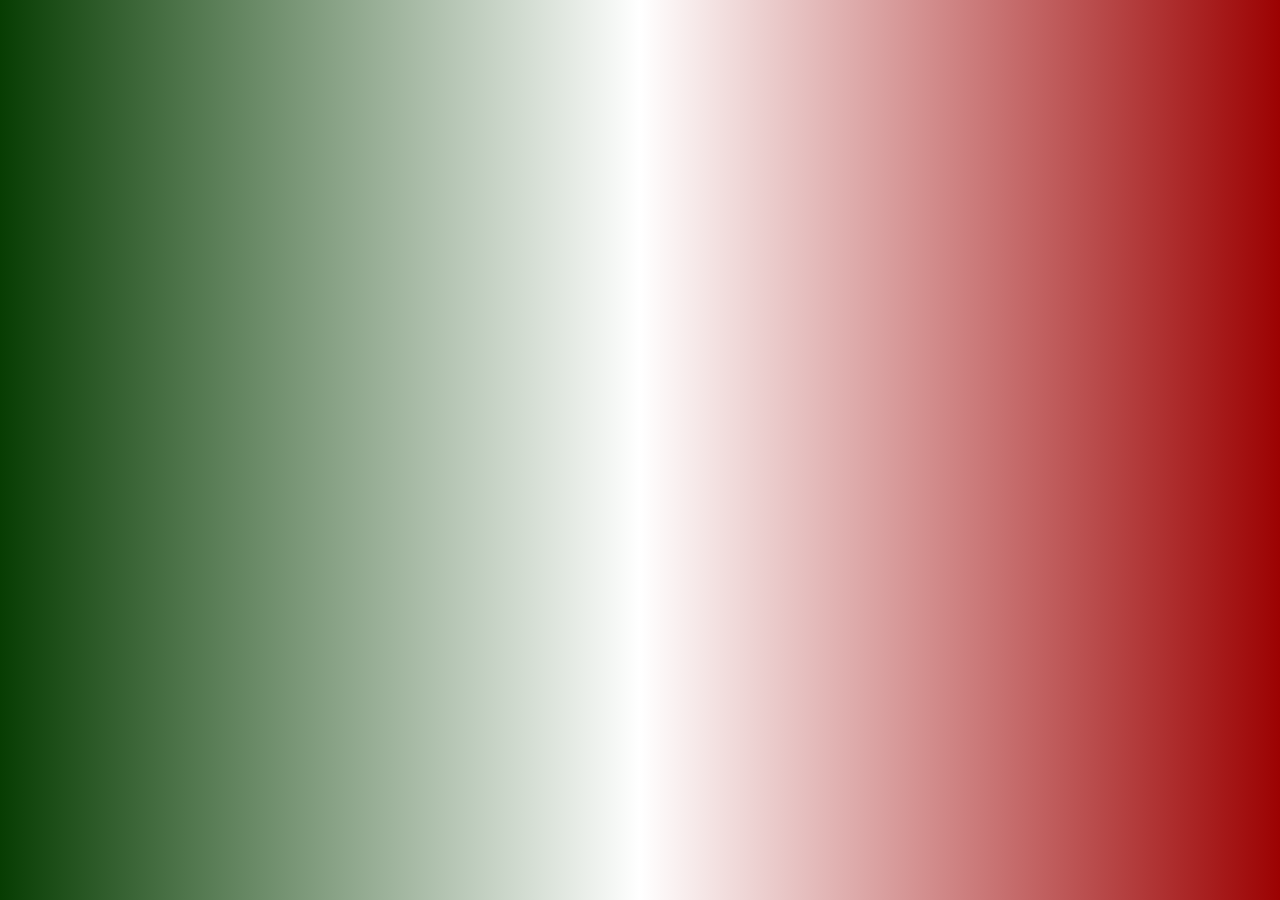
<file: Proyecto Juego/extras.html>
<!DOCTYPE html>
<html lang="es">
<head>
    <meta charset="UTF-8">
    <meta name="viewport" content="width=device-width, initial-scale=1.0">
    <title>Juegos Tradicionales - Galería</title>
    <link rel="icon" href="img/cubo.jpg" type="image/jpg">
    <link rel="stylesheet" href="csses/juego.css">
</head>
<body>

</body>
</html>
</file>
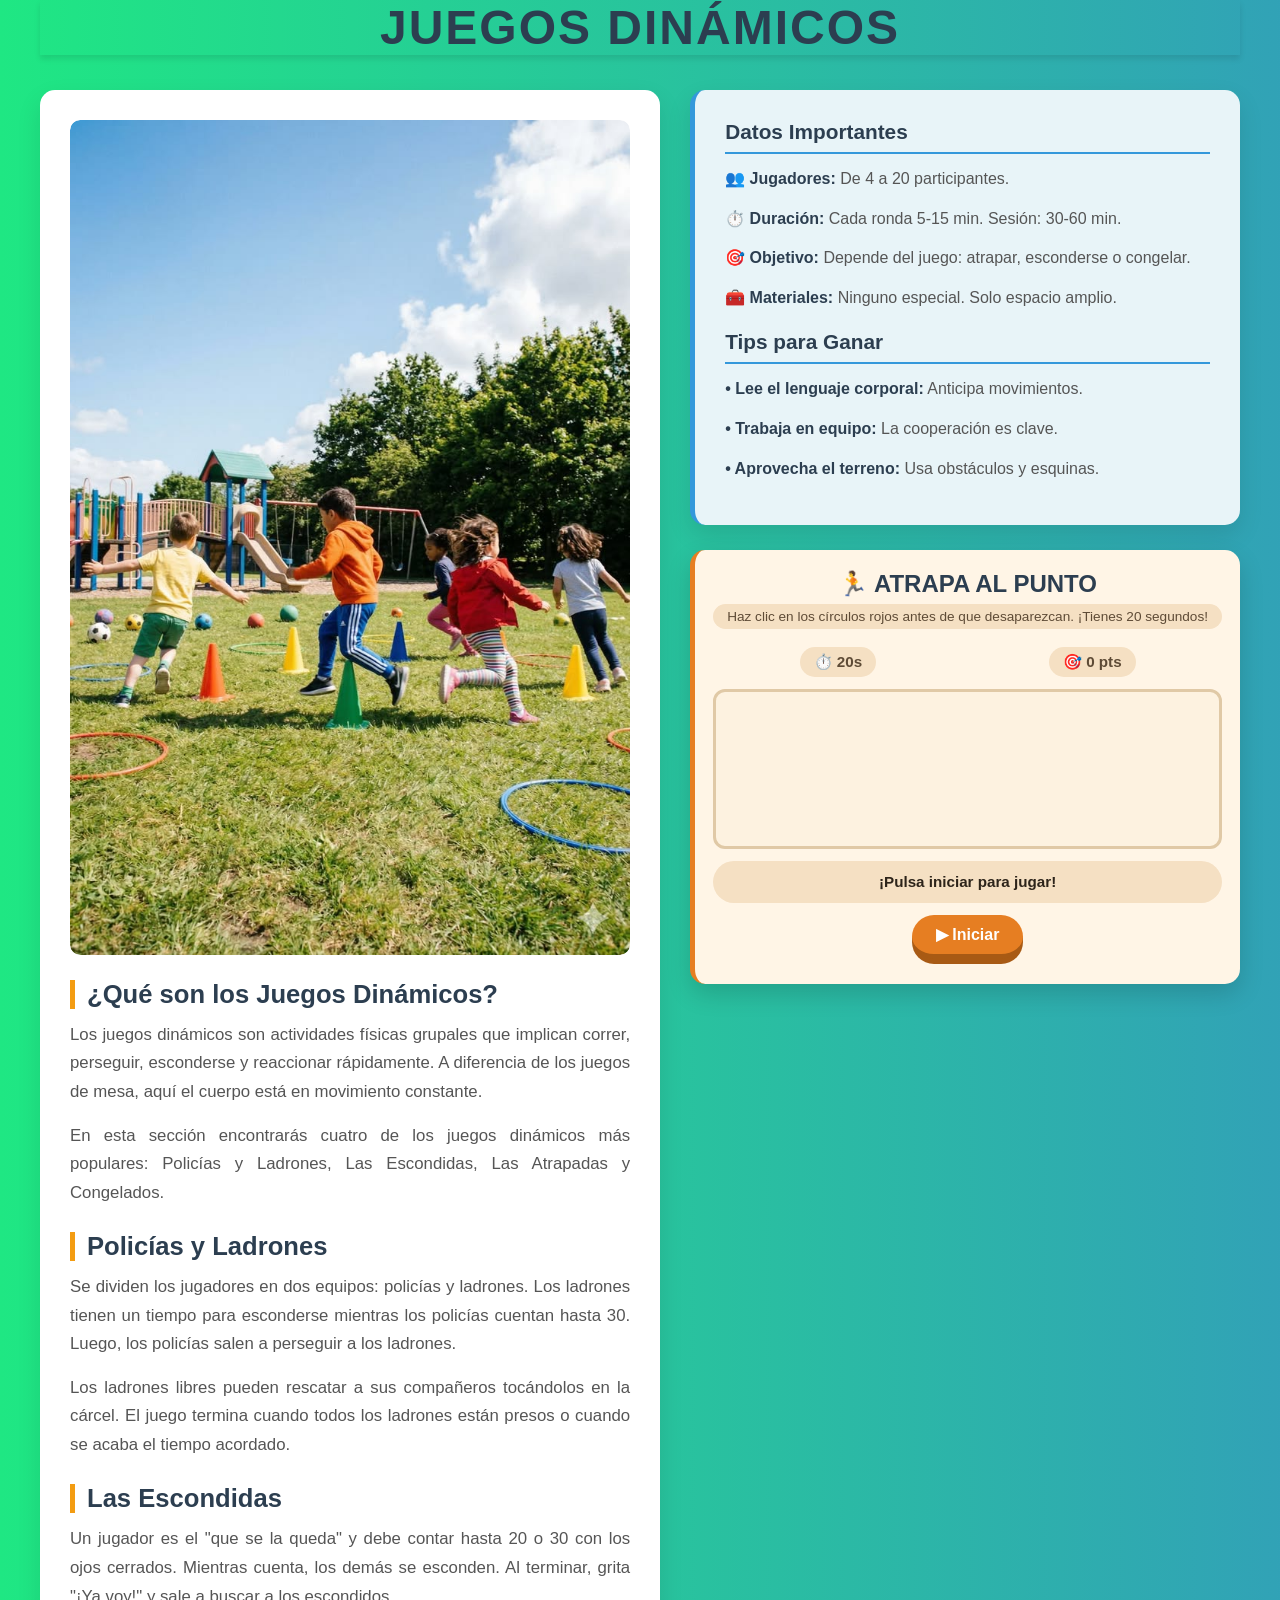
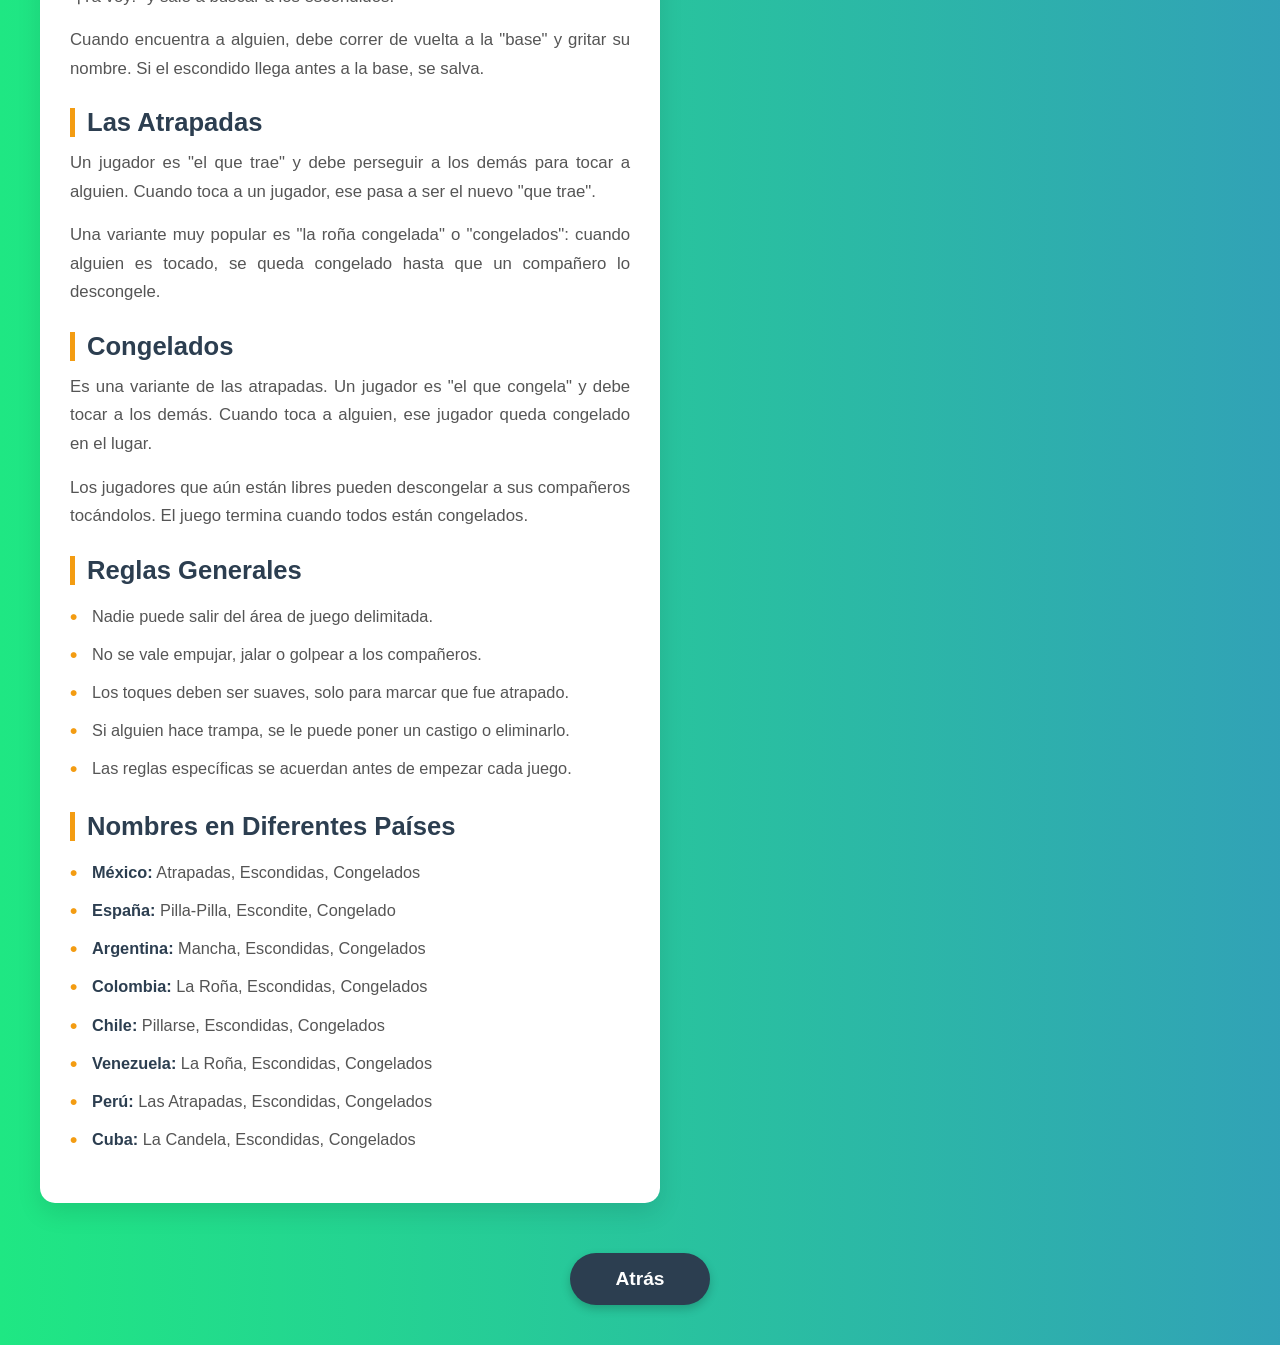
<file: Proyecto Juego/juegos-dinamicos.html>
<!DOCTYPE html>
<html lang="es">
<head>
    <meta charset="UTF-8">
    <meta name="viewport" content="width=device-width, initial-scale=1.0">
    <title>Cómo Jugar a los Juegos Dinámicos</title>
    <link rel="icon" href="img/earth.jpg" type="image/jpg">
    <link rel="stylesheet" href="csses/style-juegos.css">
    <style>
        body {
            font-family: 'Segoe UI', Tahoma, Geneva, Verdana, sans-serif;
            background: linear-gradient(270deg, #c5042e, #22d407, #c9e9eb,#6f82fd, #3c79d5, #1fe783);
            background-size: 800% 800%;
            animation: gradientShift 10s ease infinite;
            min-height: 100vh;
        }
        /* ===== JUEGO DINÁMICO (prefijo dinamico-) ===== */
        .dinamico-caja { background: #fff5e6; border-radius: 15px; padding: 20px 18px 25px; box-shadow: 0 10px 25px rgba(0,0,0,0.15); border-left: 5px solid #e67e22; text-align: center; }
        .dinamico-titulo { font-size: 1.5rem; color: #2c3e50; margin-bottom: 6px; font-weight: 800; text-transform: uppercase; }
        .dinamico-subtitulo { color: #5e4b36; font-weight: 500; margin-bottom: 18px; background: #f5e0c3; display: inline-block; padding: 5px 14px; border-radius: 30px; font-size: 0.85rem; }
        .dinamico-escenario { position: relative; width: 100%; height: 160px; background: #fdf2e0; border-radius: 12px; border: 3px solid #e0c9a6; margin-bottom: 12px; overflow: hidden; cursor: crosshair; }
        .dinamico-blanco { position: absolute; width: 44px; height: 44px; border-radius: 50%; background: radial-gradient(circle at 30% 30%, #ff6b6b, #c0392b); display: flex; align-items: center; justify-content: center; color: #fff; font-weight: 800; font-size: 1rem; cursor: pointer; user-select: none; box-shadow: 0 4px 8px rgba(0,0,0,0.3); transition: transform 0.1s; }
        .dinamico-blanco:active { transform: scale(0.85); }
        .dinamico-marcador { display: flex; justify-content: space-around; margin-bottom: 12px; }
        .dinamico-marcador div { background: #f5e0c3; padding: 6px 14px; border-radius: 20px; font-weight: 700; color: #5e4b36; font-size: 0.95rem; }
        .dinamico-mensaje { font-size: 0.95rem; font-weight: 600; background: #f5e0c3; color: #2d241a; padding: 8px 14px; border-radius: 40px; min-height: 2.6rem; display: flex; align-items: center; justify-content: center; margin-bottom: 12px; }
        .dinamico-boton { background: #e67e22; border: none; border-bottom: 5px solid #a85a14; font-size: 1rem; font-weight: 700; padding: 10px 24px; border-radius: 40px; color: #fff; cursor: pointer; box-shadow: 0 5px 0 #a85a14; }
        .dinamico-boton:active { transform: translateY(3px); box-shadow: 0 1px 0 #a85a14; }
    </style>
</head>
<body>
    <div class="contenedor-principal">
        <h1 class="titulo-principal">Juegos Dinámicos</h1>
        <div class="seccion-recursos">
            <div class="recuadro-izquierda">
                <div class="espacio-imagen"><img src="img/j.jpg" alt="Niños corriendo y jugando"></div>
                <div class="texto-recuerdo">
                    <h2>¿Qué son los Juegos Dinámicos?</h2>
                    <p>Los juegos dinámicos son actividades físicas grupales que implican correr, perseguir, esconderse y reaccionar rápidamente. A diferencia de los juegos de mesa, aquí el cuerpo está en movimiento constante.</p>
                    <p>En esta sección encontrarás cuatro de los juegos dinámicos más populares: Policías y Ladrones, Las Escondidas, Las Atrapadas y Congelados.</p>
                    <h2>Policías y Ladrones</h2>
                    <p>Se dividen los jugadores en dos equipos: policías y ladrones. Los ladrones tienen un tiempo para esconderse mientras los policías cuentan hasta 30. Luego, los policías salen a perseguir a los ladrones.</p>
                    <p>Los ladrones libres pueden rescatar a sus compañeros tocándolos en la cárcel. El juego termina cuando todos los ladrones están presos o cuando se acaba el tiempo acordado.</p>
                    <h2>Las Escondidas</h2>
                    <p>Un jugador es el "que se la queda" y debe contar hasta 20 o 30 con los ojos cerrados. Mientras cuenta, los demás se esconden. Al terminar, grita "¡Ya voy!" y sale a buscar a los escondidos.</p>
                    <p>Cuando encuentra a alguien, debe correr de vuelta a la "base" y gritar su nombre. Si el escondido llega antes a la base, se salva.</p>
                    <h2>Las Atrapadas</h2>
                    <p>Un jugador es "el que trae" y debe perseguir a los demás para tocar a alguien. Cuando toca a un jugador, ese pasa a ser el nuevo "que trae".</p>
                    <p>Una variante muy popular es "la roña congelada" o "congelados": cuando alguien es tocado, se queda congelado hasta que un compañero lo descongele.</p>
                    <h2>Congelados</h2>
                    <p>Es una variante de las atrapadas. Un jugador es "el que congela" y debe tocar a los demás. Cuando toca a alguien, ese jugador queda congelado en el lugar.</p>
                    <p>Los jugadores que aún están libres pueden descongelar a sus compañeros tocándolos. El juego termina cuando todos están congelados.</p>
                    <h2>Reglas Generales</h2>
                    <ul>
                        <li>Nadie puede salir del área de juego delimitada.</li>
                        <li>No se vale empujar, jalar o golpear a los compañeros.</li>
                        <li>Los toques deben ser suaves, solo para marcar que fue atrapado.</li>
                        <li>Si alguien hace trampa, se le puede poner un castigo o eliminarlo.</li>
                        <li>Las reglas específicas se acuerdan antes de empezar cada juego.</li>
                    </ul>
                    <h2>Nombres en Diferentes Países</h2>
                    <ul>
                        <li><strong>México:</strong> Atrapadas, Escondidas, Congelados</li>
                        <li><strong>España:</strong> Pilla-Pilla, Escondite, Congelado</li>
                        <li><strong>Argentina:</strong> Mancha, Escondidas, Congelados</li>
                        <li><strong>Colombia:</strong> La Roña, Escondidas, Congelados</li>
                        <li><strong>Chile:</strong> Pillarse, Escondidas, Congelados</li>
                        <li><strong>Venezuela:</strong> La Roña, Escondidas, Congelados</li>
                        <li><strong>Perú:</strong> Las Atrapadas, Escondidas, Congelados</li>
                        <li><strong>Cuba:</strong> La Candela, Escondidas, Congelados</li>
                    </ul>
                </div>
            </div>
            <div class="columna-derecha">
                <div class="recuadro-derecha">
                    <h2>Datos Importantes</h2>
                    <p><strong>👥 Jugadores:</strong> De 4 a 20 participantes.</p>
                    <p><strong>⏱️ Duración:</strong> Cada ronda 5-15 min. Sesión: 30-60 min.</p>
                    <p><strong>🎯 Objetivo:</strong> Depende del juego: atrapar, esconderse o congelar.</p>
                    <p><strong>🧰 Materiales:</strong> Ninguno especial. Solo espacio amplio.</p>
                    <h2>Tips para Ganar</h2>
                    <p><strong>• Lee el lenguaje corporal:</strong> Anticipa movimientos.</p>
                    <p><strong>• Trabaja en equipo:</strong> La cooperación es clave.</p>
                    <p><strong>• Aprovecha el terreno:</strong> Usa obstáculos y esquinas.</p>
                </div>
                <div class="dinamico-caja">
                    <h2 class="dinamico-titulo">🏃 Atrapa al Punto</h2>
                    <p class="dinamico-subtitulo">Haz clic en los círculos rojos antes de que desaparezcan. ¡Tienes 20 segundos!</p>
                    <div class="dinamico-marcador">
                        <div>⏱️ <span id="dinamicoTiempo">20</span>s</div>
                        <div>🎯 <span id="dinamicoPuntos">0</span> pts</div>
                    </div>
                    <div class="dinamico-escenario" id="dinamicoEscenario"></div>
                    <div class="dinamico-mensaje" id="dinamicoMensaje">¡Pulsa iniciar para jugar!</div>
                    <button class="dinamico-boton" id="dinamicoIniciar">▶ Iniciar</button>
                </div>
            </div>
        </div>
        <div class="contenedor-boton"><a href="jugar.html" class="boton-regresar">Atrás</a></div>
    </div>
    <script>
    (function(){
        const esc=document.getElementById('dinamicoEscenario'),msg=document.getElementById('dinamicoMensaje'),tiempoEl=document.getElementById('dinamicoTiempo'),puntosEl=document.getElementById('dinamicoPuntos'),btn=document.getElementById('dinamicoIniciar');
        let jugando=false,tiempo=20,puntos=0,intervalo=null,spawn=null;
        function crearBlanco(){
            if(!jugando)return;
            const b=document.createElement('div');b.className='dinamico-blanco';b.textContent='🎯';
            const maxX=esc.clientWidth-50,maxY=esc.clientHeight-50;
            b.style.left=Math.random()*maxX+'px';b.style.top=Math.random()*maxY+'px';
            b.addEventListener('click',()=>{if(!jugando)return;puntos++;puntosEl.textContent=puntos;b.remove();});
            esc.appendChild(b);
            setTimeout(()=>{if(b.parentNode)b.remove();},900);
        }
        function iniciar(){
            if(jugando)return;jugando=true;tiempo=20;puntos=0;tiempoEl.textContent=tiempo;puntosEl.textContent=puntos;msg.textContent='¡Atrapa los círculos!';
            esc.innerHTML='';crearBlanco();
            spawn=setInterval(crearBlanco,700);
            intervalo=setInterval(()=>{tiempo--;tiempoEl.textContent=tiempo;
                if(tiempo<=0){detener();msg.textContent='⏰ ¡Tiempo! Puntos: '+puntos;}
            },1000);
        }
        function detener(){jugando=false;clearInterval(intervalo);clearInterval(spawn);esc.innerHTML='';}
        btn.addEventListener('click',()=>{detener();iniciar();});
    })();
    </script>
</body>
</html>
</file>
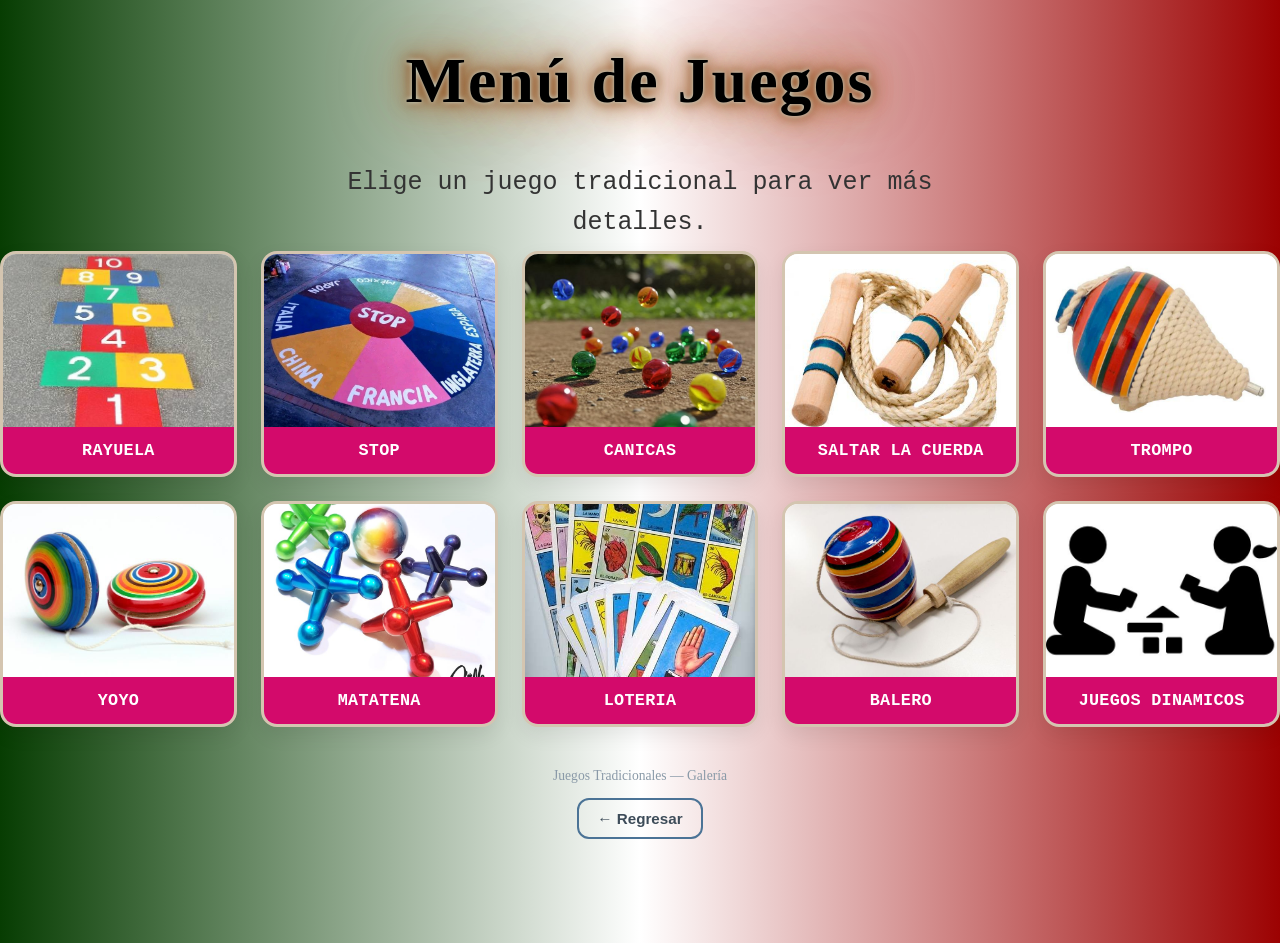
<file: Proyecto Juego/jugar.html>
<!DOCTYPE html>
<html lang="es">
<head>
    <meta charset="UTF-8">
    <meta name="viewport" content="width=device-width, initial-scale=1.0">
    <title>Juegos Tradicionales</title>
    <link rel="icon" href="img/estrella.jpg" type="image/jpg">
    <link rel="stylesheet" href="csses/juego.css">
</head>
<body>

    <div class="contenedor">
        <!-- ===== ENCABEZADO ===== -->
        <header class="encabezado">
            <h1 class="titulo-neon titulo-responsive">Menú de Juegos</h1>
            <p class="parrafo">Elige un juego tradicional para ver más detalles.</p>
        </header>

        <!-- ===== GALERÍA DE JUEGOS ===== -->
        <section class="galeria" aria-label="Galería de juegos">

            <!-- Juego 1 -->
            <a href="rayuela.html" class="tarjeta">
                <div class="tarjeta-imagen">
                    <img src="img/rayuela.jpg" alt="Juego de la rayuela">
                </div>
                <div class="tarjeta-info">
                    <h3>RAYUELA</h3>
                </div>
            </a>

            <!-- Juego 2 -->
            <a href="stop.html" class="tarjeta">
                <div class="tarjeta-imagen">
                    <img src="img/stop.jpg" alt="Juego de Stop">
                </div>
                <div class="tarjeta-info">
                    <h3>STOP</h3>
                    
                </div>
            </a>

            <!-- Juego 3 -->
            <a href="canicas.html" class="tarjeta">
                <div class="tarjeta-imagen">
                    <img src="img/canica.jpg" alt="Juego de Canicas">
                </div>
                <div class="tarjeta-info">
                    <h3>CANICAS</h3>
                    
                </div>
            </a>

        <!-- Juego 4 -->
            <a href="saltar-cuerda.html".html" class="tarjeta">
                <div class="tarjeta-imagen">
                    <img src="img/cuerda.jpg" alt="Juego de Saltar la Cuerda">
                </div>
                <div class="tarjeta-info">
                    <h3>SALTAR LA CUERDA</h3>
                    
                </div>
            </a>

        <!-- Juego 5 -->
            <a href="trompo.html" class="tarjeta">
                <div class="tarjeta-imagen">
                   <img src="img/Trompo.jpg" alt="Juego del trompo"> 
                </div>
                <div class="tarjeta-info">
                    <h3>TROMPO</h3>
                   
                </div>
            </a>

        <!-- Juego 6 -->
            <a href="yoyo.html" class="tarjeta">
                <div class="tarjeta-imagen">
                    <img src="img/yoyo.jpg" alt="Juego de Yoyo">
                </div>
                <div class="tarjeta-info">
                    <h3>YOYO</h3>
                    
                </div>
            </a>

    <!-- Juego 7 -->
            <a href="matatena.html" class="tarjeta">
                <div class="tarjeta-imagen">
                    <img src="img/matatena.jpg" alt="Juego de matatena">
                </div>
                <div class="tarjeta-info">
                    <h3>MATATENA</h3>
                   
                </div>
            </a>

    <!-- Juego 8 -->
            <a href="loteria.html" class="tarjeta">
                <div class="tarjeta-imagen">
                    <img src="img/loteria.jpg" alt="Juego de lotería">
                </div>
                <div class="tarjeta-info">
                    <h3>LOTERIA</h3>
                    
                </div>
            </a>

    <!-- Juego 9 -->
            <a href="balero.html" class="tarjeta">
                <div class="tarjeta-imagen">
                    <img src="img/balero.jpg" alt="Juego del balero">
                </div>
                <div class="tarjeta-info">
                    <h3>BALERO</h3>
                    
                </div>
            </a>
            <a href="juegos-dinamicos.html" class="tarjeta">
                <div class="tarjeta-imagen">
                    <img src="img/dinamico.jpg" alt="Juego de los juegos dinámicos">
                </div>
                <div class="tarjeta-info">
                    <h3>JUEGOS DINAMICOS</h3> 
                </div>
            </a>

        </section>

        <!-- ===== FOOTER ===== -->
        <footer class="footer">
            <p>Juegos Tradicionales — Galería</p>
            <!-- ===== BOTÓN REGRESAR ===== -->
            <a href="index.html"><button class="btn-regresar" id="btnRegresar">← Regresar</button></a>
        </footer>

    </div>

    <script src="js/juegofuncion.js"></script>

</body>
</html>
</file>
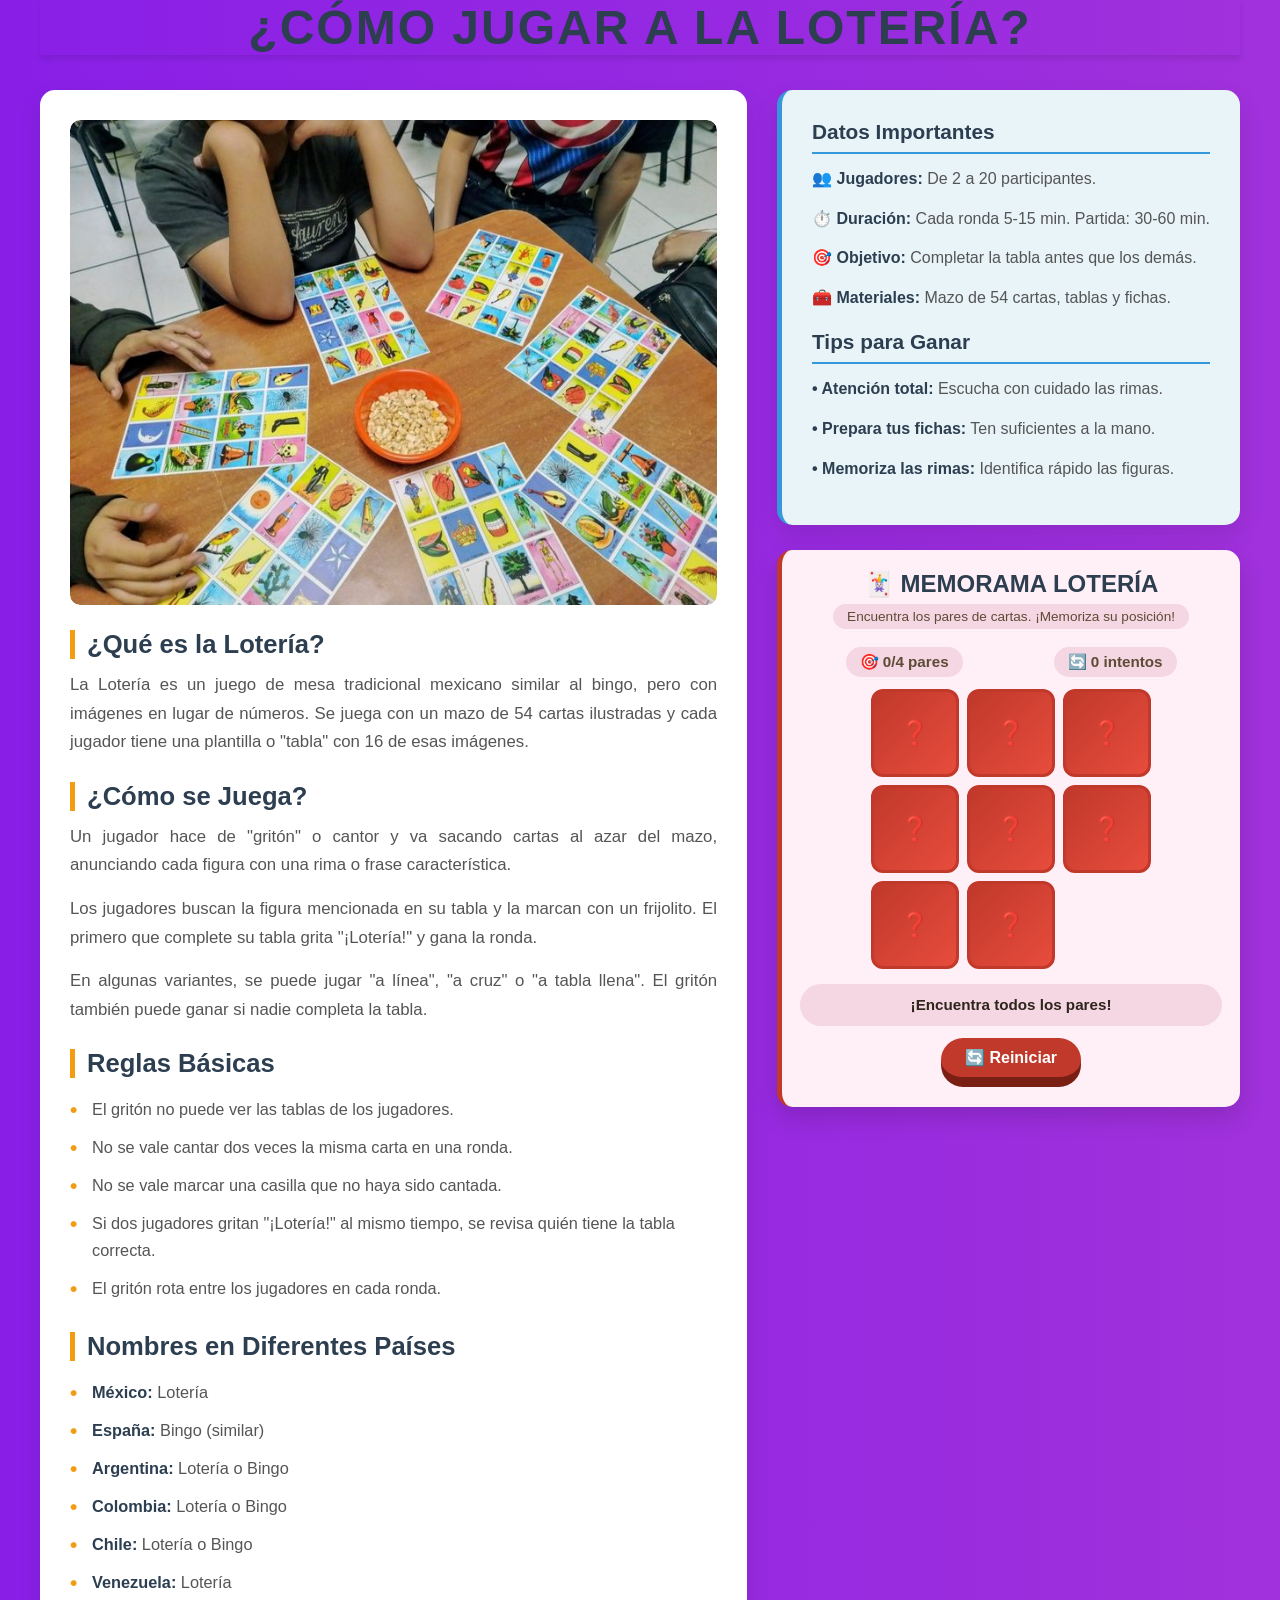
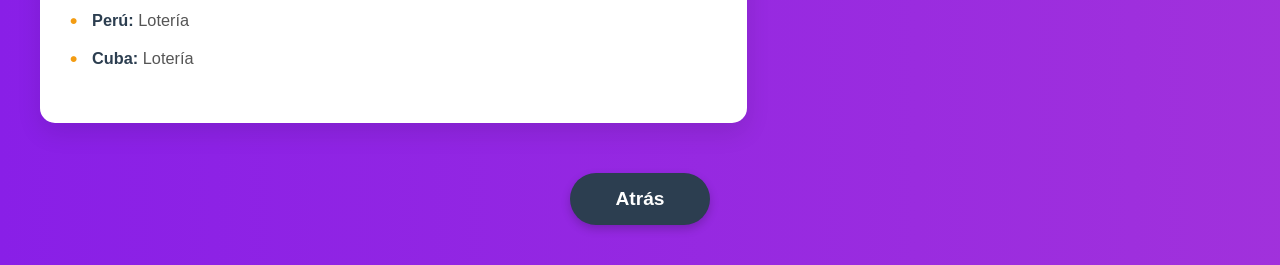
<file: Proyecto Juego/loteria.html>
<!DOCTYPE html>
<html lang="es">
<head>
    <meta charset="UTF-8">
    <meta name="viewport" content="width=device-width, initial-scale=1.0">
    <title>Cómo Jugar a la Lotería</title>
    <link rel="icon" href="img/earth.jpg" type="image/jpg">
    <link rel="stylesheet" href="csses/style-juegos.css">
    <style>
        body {
            font-family: 'Segoe UI', Tahoma, Geneva, Verdana, sans-serif;
            background: linear-gradient(270deg, #ec065e, #e743bb, #b23eaa,#fd6fec, #af3cd5, #891fe7);
            background-size: 800% 800%;
            animation: gradientShift 10s ease infinite;
            min-height: 100vh;
        }
        /* ===== JUEGO LOTERÍA (prefijo loteria-) ===== */
        .loteria-caja { background: #fff0f7; border-radius: 15px; padding: 20px 18px 25px; box-shadow: 0 10px 25px rgba(0,0,0,0.15); border-left: 5px solid #c0392b; text-align: center; }
        .loteria-titulo { font-size: 1.5rem; color: #2c3e50; margin-bottom: 6px; font-weight: 800; text-transform: uppercase; }
        .loteria-subtitulo { color: #5e4b36; font-weight: 500; margin-bottom: 18px; background: #f5d6e3; display: inline-block; padding: 5px 14px; border-radius: 30px; font-size: 0.85rem; }
        .loteria-tablero { display: grid; grid-template-columns: repeat(3, 1fr); gap: 8px; max-width: 280px; margin: 0 auto 15px; }
        .loteria-carta { aspect-ratio: 1/1; background: #f5d6e3; border: 3px solid #c0392b; border-radius: 12px; display: flex; align-items: center; justify-content: center; font-size: 1.8rem; cursor: pointer; user-select: none; transition: all 0.2s; }
        .loteria-carta.volteada { background: #fff; transform: rotateY(0deg); }
        .loteria-carta.oculta { background: linear-gradient(135deg, #c0392b, #e74c3c); color: transparent; }
        .loteria-carta.oculta::after { content: '❓'; color: #fff; font-size: 1.5rem; }
        .loteria-marcador { display: flex; justify-content: space-around; margin-bottom: 12px; }
        .loteria-marcador div { background: #f5d6e3; padding: 6px 14px; border-radius: 20px; font-weight: 700; color: #5e4b36; font-size: 0.95rem; }
        .loteria-mensaje { font-size: 0.95rem; font-weight: 600; background: #f5d6e3; color: #2d241a; padding: 8px 14px; border-radius: 40px; min-height: 2.6rem; display: flex; align-items: center; justify-content: center; margin-bottom: 12px; }
        .loteria-boton { background: #c0392b; border: none; border-bottom: 5px solid #7a1f14; font-size: 1rem; font-weight: 700; padding: 10px 24px; border-radius: 40px; color: #fff; cursor: pointer; box-shadow: 0 5px 0 #7a1f14; }
        .loteria-boton:active { transform: translateY(3px); box-shadow: 0 1px 0 #7a1f14; }
    </style>
</head>
<body>
    <div class="contenedor-principal">
        <h1 class="titulo-principal">¿Cómo Jugar a la Lotería?</h1>
        <div class="seccion-recursos">
            <div class="recuadro-izquierda">
                <div class="espacio-imagen"><img src="img/c.jpg"></div>
                <div class="texto-recuerdo">
                    <h2>¿Qué es la Lotería?</h2>
                    <p>La Lotería es un juego de mesa tradicional mexicano similar al bingo, pero con imágenes en lugar de números. Se juega con un mazo de 54 cartas ilustradas y cada jugador tiene una plantilla o "tabla" con 16 de esas imágenes.</p>
                    <h2>¿Cómo se Juega?</h2>
                    <p>Un jugador hace de "gritón" o cantor y va sacando cartas al azar del mazo, anunciando cada figura con una rima o frase característica.</p>
                    <p>Los jugadores buscan la figura mencionada en su tabla y la marcan con un frijolito. El primero que complete su tabla grita "¡Lotería!" y gana la ronda.</p>
                    <p>En algunas variantes, se puede jugar "a línea", "a cruz" o "a tabla llena". El gritón también puede ganar si nadie completa la tabla.</p>
                    <h2>Reglas Básicas</h2>
                    <ul>
                        <li>El gritón no puede ver las tablas de los jugadores.</li>
                        <li>No se vale cantar dos veces la misma carta en una ronda.</li>
                        <li>No se vale marcar una casilla que no haya sido cantada.</li>
                        <li>Si dos jugadores gritan "¡Lotería!" al mismo tiempo, se revisa quién tiene la tabla correcta.</li>
                        <li>El gritón rota entre los jugadores en cada ronda.</li>
                    </ul>
                    <h2>Nombres en Diferentes Países</h2>
                    <ul>
                        <li><strong>México:</strong> Lotería</li>
                        <li><strong>España:</strong> Bingo (similar)</li>
                        <li><strong>Argentina:</strong> Lotería o Bingo</li>
                        <li><strong>Colombia:</strong> Lotería o Bingo</li>
                        <li><strong>Chile:</strong> Lotería o Bingo</li>
                        <li><strong>Venezuela:</strong> Lotería</li>
                        <li><strong>Perú:</strong> Lotería</li>
                        <li><strong>Cuba:</strong> Lotería</li>
                    </ul>
                </div>
            </div>
            <div class="columna-derecha">
                <div class="recuadro-derecha">
                    <h2>Datos Importantes</h2>
                    <p><strong>👥 Jugadores:</strong> De 2 a 20 participantes.</p>
                    <p><strong>⏱️ Duración:</strong> Cada ronda 5-15 min. Partida: 30-60 min.</p>
                    <p><strong>🎯 Objetivo:</strong> Completar la tabla antes que los demás.</p>
                    <p><strong>🧰 Materiales:</strong> Mazo de 54 cartas, tablas y fichas.</p>
                    <h2>Tips para Ganar</h2>
                    <p><strong>• Atención total:</strong> Escucha con cuidado las rimas.</p>
                    <p><strong>• Prepara tus fichas:</strong> Ten suficientes a la mano.</p>
                    <p><strong>• Memoriza las rimas:</strong> Identifica rápido las figuras.</p>
                </div>
                <div class="loteria-caja">
                    <h2 class="loteria-titulo">🃏 Memorama Lotería</h2>
                    <p class="loteria-subtitulo">Encuentra los pares de cartas. ¡Memoriza su posición!</p>
                    <div class="loteria-marcador">
                        <div>🎯 <span id="loteriaPares">0</span>/4 pares</div>
                        <div>🔄 <span id="loteriaIntentos">0</span> intentos</div>
                    </div>
                    <div class="loteria-tablero" id="loteriaTablero"></div>
                    <div class="loteria-mensaje" id="loteriaMensaje">¡Encuentra todos los pares!</div>
                    <button class="loteria-boton" id="loteriaReset">🔄 Reiniciar</button>
                </div>
            </div>
        </div>
        <div class="contenedor-boton"><a href="jugar.html" class="boton-regresar">Atrás</a></div>
    </div>
    <script>
    (function(){
        const tablero=document.getElementById('loteriaTablero'),msg=document.getElementById('loteriaMensaje'),paresEl=document.getElementById('loteriaPares'),intentosEl=document.getElementById('loteriaIntentos'),reset=document.getElementById('loteriaReset');
        const iconos=['🌞','🌙','⭐','🐓','🐟','🌵','💀','🎸'];
        let cartas=[],volteadas=[],pares=0,intentos=0,bloqueado=false;
        function barajar(a){for(let i=a.length-1;i>0;i--){const j=Math.floor(Math.random()*(i+1));[a[i],a[j]]=[a[j],a[i]];}return a;}
        function build(){
            const seleccion=barajar([...iconos]).slice(0,4);cartas=barajar([...seleccion,...seleccion]);
            tablero.innerHTML='';volteadas=[];pares=0;intentos=0;bloqueado=false;
            paresEl.textContent=pares;intentosEl.textContent=intentos;msg.textContent='¡Encuentra todos los pares!';
            cartas.forEach((ic,idx)=>{const c=document.createElement('div');c.className='loteria-carta oculta';c.dataset.icono=ic;c.dataset.idx=idx;c.addEventListener('click',()=>voltear(c));tablero.appendChild(c);});
        }
        function voltear(c){
            if(bloqueado||!c.classList.contains('oculta'))return;
            c.classList.remove('oculta');c.textContent=c.dataset.icono;volteadas.push(c);
            if(volteadas.length===2){
                intentos++;intentosEl.textContent=intentos;bloqueado=true;
                if(volteadas[0].dataset.icono===volteadas[1].dataset.icono){
                    pares++;paresEl.textContent=pares;volteadas=[];
                    bloqueado=false;
                    if(pares===4)msg.textContent='🎉 ¡Ganaste! Completaste todos los pares.';
                }else{
                    setTimeout(()=>{volteadas.forEach(v=>{v.classList.add('oculta');v.textContent='';});volteadas=[];bloqueado=false;},700);
                }
            }
        }
        reset.addEventListener('click',build);
        build();
    })();
    </script>
</body>
</html>
</file>
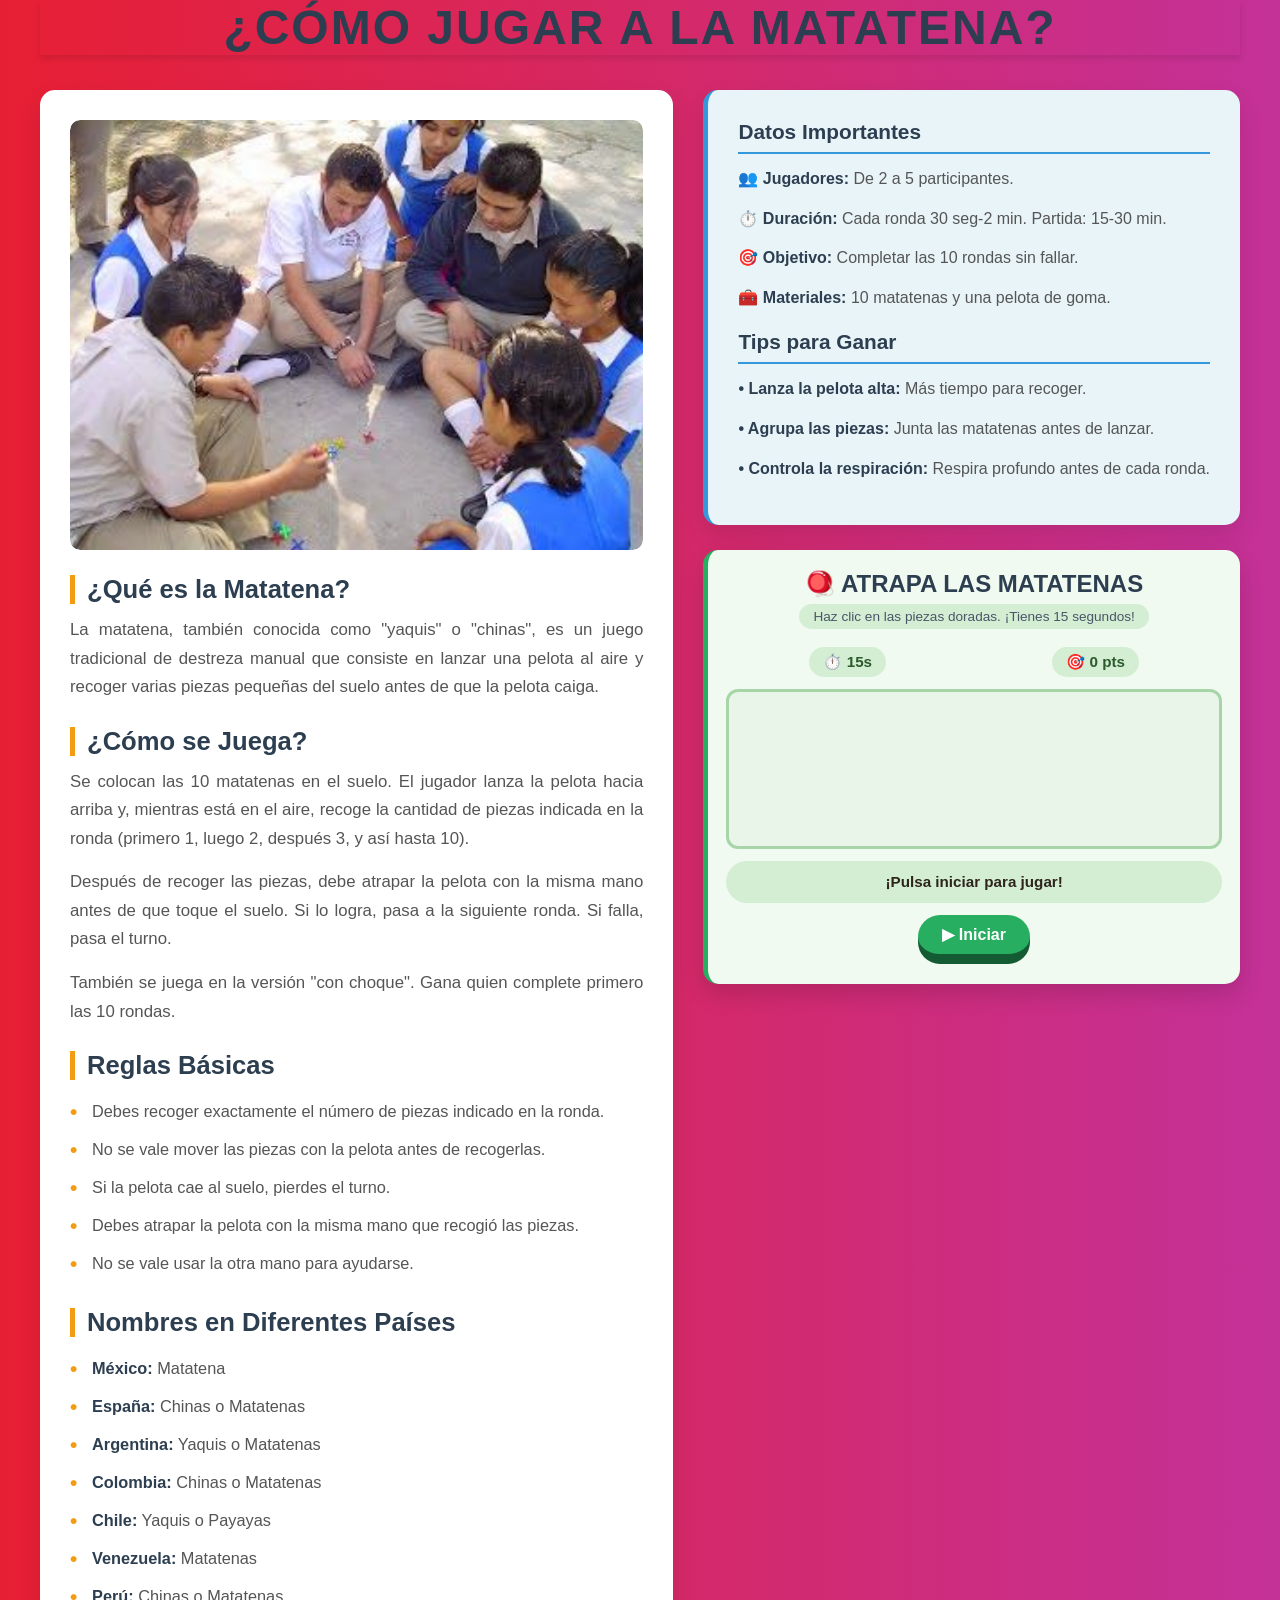
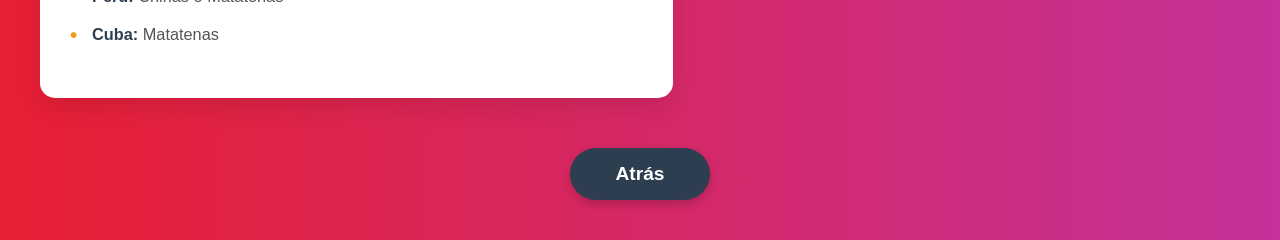
<file: Proyecto Juego/matatena.html>
<!DOCTYPE html>
<html lang="es">
<head>
    <meta charset="UTF-8">
    <meta name="viewport" content="width=device-width, initial-scale=1.0">
    <title>Cómo Jugar a la Matatena</title>
    <link rel="icon" href="img/earth.jpg" type="image/jpg">
    <link rel="stylesheet" href="csses/style-juegos.css">
    <style>
        body {
            font-family: 'Segoe UI', Tahoma, Geneva, Verdana, sans-serif;
            background: linear-gradient(270deg, #df567b, #e7b043, #3ea1b2,#6ffdc2, #af3cd5, #e71f33);
            background-size: 800% 800%;
            animation: gradientShift 10s ease infinite;
            min-height: 100vh;
        }
        /* ===== JUEGO MATATENA (prefijo matatena-) ===== */
        .matatena-caja { background: #f0faf0; border-radius: 15px; padding: 20px 18px 25px; box-shadow: 0 10px 25px rgba(0,0,0,0.15); border-left: 5px solid #27ae60; text-align: center; }
        .matatena-titulo { font-size: 1.5rem; color: #2c3e50; margin-bottom: 6px; font-weight: 800; text-transform: uppercase; }
        .matatena-subtitulo { color: #4a5568; font-weight: 500; margin-bottom: 18px; background: #d4eed4; display: inline-block; padding: 5px 14px; border-radius: 30px; font-size: 0.85rem; }
        .matatena-escenario { position: relative; width: 100%; height: 160px; background: #e8f5e8; border-radius: 12px; border: 3px solid #a8d5a8; margin-bottom: 12px; overflow: hidden; }
        .matatena-pieza { position: absolute; width: 36px; height: 36px; border-radius: 50%; background: radial-gradient(circle at 30% 30%, #f1c40f, #b8860b); border: 2px solid #8b6914; cursor: pointer; user-select: none; display: flex; align-items: center; justify-content: center; font-size: 1rem; box-shadow: 0 3px 6px rgba(0,0,0,0.3); transition: transform 0.1s; }
        .matatena-pieza:active { transform: scale(0.8); }
        .matatena-marcador { display: flex; justify-content: space-around; margin-bottom: 12px; }
        .matatena-marcador div { background: #d4eed4; padding: 6px 14px; border-radius: 20px; font-weight: 700; color: #2d5a2d; font-size: 0.95rem; }
        .matatena-mensaje { font-size: 0.95rem; font-weight: 600; background: #d4eed4; color: #2d241a; padding: 8px 14px; border-radius: 40px; min-height: 2.6rem; display: flex; align-items: center; justify-content: center; margin-bottom: 12px; }
        .matatena-boton { background: #27ae60; border: none; border-bottom: 5px solid #145a32; font-size: 1rem; font-weight: 700; padding: 10px 24px; border-radius: 40px; color: #fff; cursor: pointer; box-shadow: 0 5px 0 #145a32; }
        .matatena-boton:active { transform: translateY(3px); box-shadow: 0 1px 0 #145a32; }
    </style>
</head>
<body>
    <div class="contenedor-principal">
        <h1 class="titulo-principal">¿Cómo Jugar a la Matatena?</h1>
        <div class="seccion-recursos">
            <div class="recuadro-izquierda">
                <div class="espacio-imagen"><img src="img/b.jpg"></div>
                <div class="texto-recuerdo">
                    <h2>¿Qué es la Matatena?</h2>
                    <p>La matatena, también conocida como "yaquis" o "chinas", es un juego tradicional de destreza manual que consiste en lanzar una pelota al aire y recoger varias piezas pequeñas del suelo antes de que la pelota caiga.</p>
                    <h2>¿Cómo se Juega?</h2>
                    <p>Se colocan las 10 matatenas en el suelo. El jugador lanza la pelota hacia arriba y, mientras está en el aire, recoge la cantidad de piezas indicada en la ronda (primero 1, luego 2, después 3, y así hasta 10).</p>
                    <p>Después de recoger las piezas, debe atrapar la pelota con la misma mano antes de que toque el suelo. Si lo logra, pasa a la siguiente ronda. Si falla, pasa el turno.</p>
                    <p>También se juega en la versión "con choque". Gana quien complete primero las 10 rondas.</p>
                    <h2>Reglas Básicas</h2>
                    <ul>
                        <li>Debes recoger exactamente el número de piezas indicado en la ronda.</li>
                        <li>No se vale mover las piezas con la pelota antes de recogerlas.</li>
                        <li>Si la pelota cae al suelo, pierdes el turno.</li>
                        <li>Debes atrapar la pelota con la misma mano que recogió las piezas.</li>
                        <li>No se vale usar la otra mano para ayudarse.</li>
                    </ul>
                    <h2>Nombres en Diferentes Países</h2>
                    <ul>
                        <li><strong>México:</strong> Matatena</li>
                        <li><strong>España:</strong> Chinas o Matatenas</li>
                        <li><strong>Argentina:</strong> Yaquis o Matatenas</li>
                        <li><strong>Colombia:</strong> Chinas o Matatenas</li>
                        <li><strong>Chile:</strong> Yaquis o Payayas</li>
                        <li><strong>Venezuela:</strong> Matatenas</li>
                        <li><strong>Perú:</strong> Chinas o Matatenas</li>
                        <li><strong>Cuba:</strong> Matatenas</li>
                    </ul>
                </div>
            </div>
            <div class="columna-derecha">
                <div class="recuadro-derecha">
                    <h2>Datos Importantes</h2>
                    <p><strong>👥 Jugadores:</strong> De 2 a 5 participantes.</p>
                    <p><strong>⏱️ Duración:</strong> Cada ronda 30 seg-2 min. Partida: 15-30 min.</p>
                    <p><strong>🎯 Objetivo:</strong> Completar las 10 rondas sin fallar.</p>
                    <p><strong>🧰 Materiales:</strong> 10 matatenas y una pelota de goma.</p>
                    <h2>Tips para Ganar</h2>
                    <p><strong>• Lanza la pelota alta:</strong> Más tiempo para recoger.</p>
                    <p><strong>• Agrupa las piezas:</strong> Junta las matatenas antes de lanzar.</p>
                    <p><strong>• Controla la respiración:</strong> Respira profundo antes de cada ronda.</p>
                </div>
                <div class="matatena-caja">
                    <h2 class="matatena-titulo">🪀 Atrapa las Matatenas</h2>
                    <p class="matatena-subtitulo">Haz clic en las piezas doradas. ¡Tienes 15 segundos!</p>
                    <div class="matatena-marcador">
                        <div>⏱️ <span id="matatenaTiempo">15</span>s</div>
                        <div>🎯 <span id="matatenaPuntos">0</span> pts</div>
                    </div>
                    <div class="matatena-escenario" id="matatenaEscenario"></div>
                    <div class="matatena-mensaje" id="matatenaMensaje">¡Pulsa iniciar para jugar!</div>
                    <button class="matatena-boton" id="matatenaIniciar">▶ Iniciar</button>
                </div>
            </div>
        </div>
        <div class="contenedor-boton"><a href="jugar.html" class="boton-regresar">Atrás</a></div>
    </div>
    <script>
    (function(){
        const esc=document.getElementById('matatenaEscenario'),msg=document.getElementById('matatenaMensaje'),tiempoEl=document.getElementById('matatenaTiempo'),puntosEl=document.getElementById('matatenaPuntos'),btn=document.getElementById('matatenaIniciar');
        let jugando=false,tiempo=15,puntos=0,intervalo=null,spawn=null;
        function crearPieza(){
            if(!jugando)return;
            const p=document.createElement('div');p.className='matatena-pieza';p.textContent='🟡';
            const maxX=esc.clientWidth-40,maxY=esc.clientHeight-40;
            p.style.left=Math.random()*maxX+'px';p.style.top=Math.random()*maxY+'px';
            p.addEventListener('click',()=>{if(!jugando)return;puntos++;puntosEl.textContent=puntos;p.remove();});
            esc.appendChild(p);
            setTimeout(()=>{if(p.parentNode)p.remove();},1100);
        }
        function iniciar(){
            if(jugando)return;jugando=true;tiempo=15;puntos=0;tiempoEl.textContent=tiempo;puntosEl.textContent=puntos;msg.textContent='¡Atrapa las matatenas!';
            esc.innerHTML='';crearPieza();
            spawn=setInterval(crearPieza,600);
            intervalo=setInterval(()=>{tiempo--;tiempoEl.textContent=tiempo;
                if(tiempo<=0){detener();msg.textContent='⏰ ¡Tiempo! Puntos: '+puntos;}
            },1000);
        }
        function detener(){jugando=false;clearInterval(intervalo);clearInterval(spawn);esc.innerHTML='';}
        btn.addEventListener('click',()=>{detener();iniciar();});
    })();
    </script>
</body>
</html>
</file>
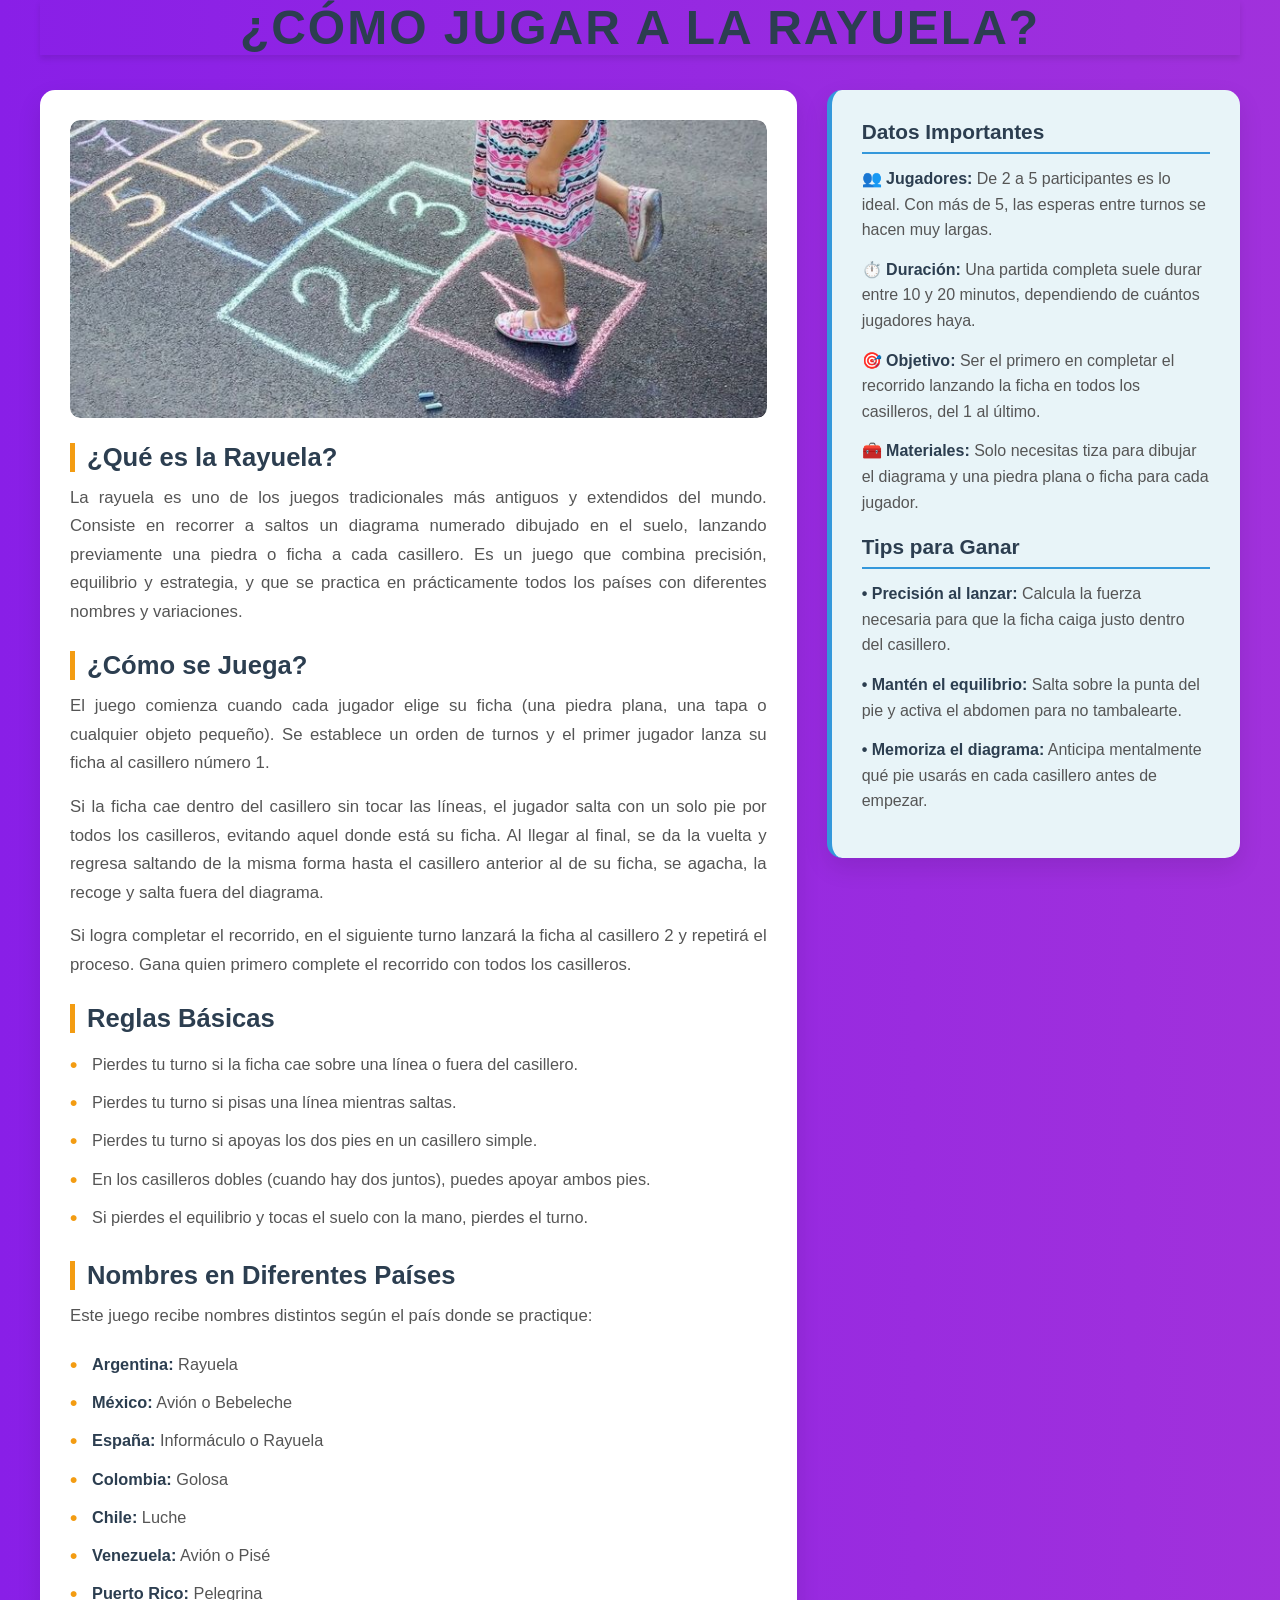
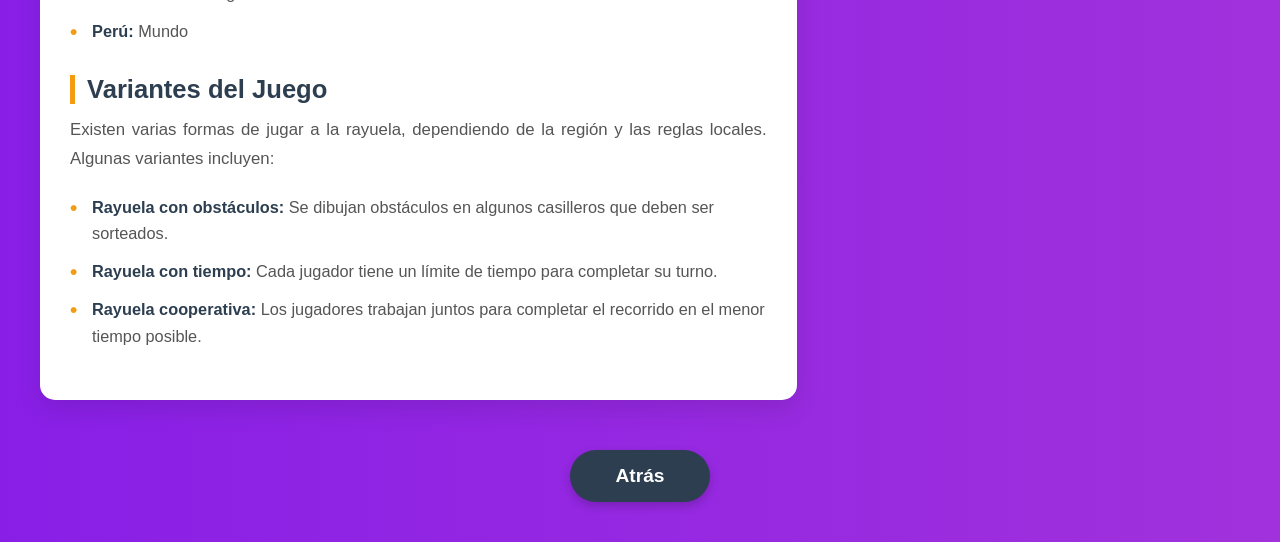
<file: Proyecto Juego/rayuela.html>
<!DOCTYPE html>
<html lang="es">
<head>
    <meta charset="UTF-8">
    <meta name="viewport" content="width=device-width, initial-scale=1.0">
    <title>Cómo Jugar a la Rayuela</title>
    <link rel="icon" href="img/earth.jpg" type="image/jpg">
    <link rel="stylesheet" href="csses/style-juegos.css">
    <style>
        body {
            font-family: 'Segoe UI', Tahoma, Geneva, Verdana, sans-serif;
            /* Gradiente lineal con múltiples colores que se mueve de izquierda a derecha (270deg) */
            background: linear-gradient(270deg, #ec065e, #e743bb, #b23eaa,#fd6fec, #af3cd5, #891fe7);
            background-size: 800% 800%;  /* Hace el gradiente más grande para permitir el desplazamiento */
            animation: gradientShift 10s ease infinite; /* Aplica la animación: 10s de duración, aceleración suave, infinita */
            min-height: 100vh;  /* Altura mínima = 100% del viewport (pantalla visible) */
        }
    </style>
</head>
<body>

    <div class="contenedor-principal">

        <h1 class="titulo-principal">¿Cómo Jugar a la Rayuela?</h1>

        <div class="seccion-recursos">
            
            <!-- ===== RECUADRO IZQUIERDA (GRANDE) ===== -->
            <div class="recuadro-izquierda">
                
                <div class="espacio-imagen">
                    <img src="img/a.jpg">
                </div>
                
                <div class="texto-recuerdo">
                    
                    <h2>¿Qué es la Rayuela?</h2>
                    <p>
                        La rayuela es uno de los juegos tradicionales más antiguos y extendidos del mundo. 
                        Consiste en recorrer a saltos un diagrama numerado dibujado en el suelo, lanzando 
                        previamente una piedra o ficha a cada casillero. Es un juego que combina precisión, 
                        equilibrio y estrategia, y que se practica en prácticamente todos los países 
                        con diferentes nombres y variaciones.
                    </p>

                    <h2>¿Cómo se Juega?</h2>
                    <p>
                        El juego comienza cuando cada jugador elige su ficha (una piedra plana, una tapa 
                        o cualquier objeto pequeño). Se establece un orden de turnos y el primer jugador 
                        lanza su ficha al casillero número 1.
                    </p>
                    <p>
                        Si la ficha cae dentro del casillero sin tocar las líneas, el jugador salta 
                        con un solo pie por todos los casilleros, evitando aquel donde está su ficha. 
                        Al llegar al final, se da la vuelta y regresa saltando de la misma forma hasta 
                        el casillero anterior al de su ficha, se agacha, la recoge y salta fuera del diagrama.
                    </p>
                    <p>
                        Si logra completar el recorrido, en el siguiente turno lanzará la ficha al 
                        casillero 2 y repetirá el proceso. Gana quien primero complete el recorrido 
                        con todos los casilleros.
                    </p>

                    <h2>Reglas Básicas</h2>
                    <ul>
                        <li>Pierdes tu turno si la ficha cae sobre una línea o fuera del casillero.</li>
                        <li>Pierdes tu turno si pisas una línea mientras saltas.</li>
                        <li>Pierdes tu turno si apoyas los dos pies en un casillero simple.</li>
                        <li>En los casilleros dobles (cuando hay dos juntos), puedes apoyar ambos pies.</li>
                        <li>Si pierdes el equilibrio y tocas el suelo con la mano, pierdes el turno.</li>
                    </ul>

                    <h2>Nombres en Diferentes Países</h2>
                    <p>
                        Este juego recibe nombres distintos según el país donde se practique:
                    </p>
                    <ul>
                        <li><strong>Argentina:</strong> Rayuela</li>
                        <li><strong>México:</strong> Avión o Bebeleche</li>
                        <li><strong>España:</strong> Informáculo o Rayuela</li>
                        <li><strong>Colombia:</strong> Golosa</li>
                        <li><strong>Chile:</strong> Luche</li>
                        <li><strong>Venezuela:</strong> Avión o Pisé</li>
                        <li><strong>Puerto Rico:</strong> Pelegrina</li>
                        <li><strong>Perú:</strong> Mundo</li>
                    </ul>

                    <h2>Variantes del Juego</h2>
                    <p>
                        Existen varias formas de jugar a la rayuela, dependiendo de la región y 
                        las reglas locales. Algunas variantes incluyen:
                    </p>
                    <ul>
                        <li><strong>Rayuela con obstáculos:</strong> Se dibujan obstáculos en algunos casilleros que deben ser sorteados.</li>
                        <li><strong>Rayuela con tiempo:</strong> Cada jugador tiene un límite de tiempo para completar su turno.</li>
                        <li><strong>Rayuela cooperativa:</strong> Los jugadores trabajan juntos para completar el recorrido en el menor tiempo posible.</li>
                    </ul>
                </div>
            </div>

            <!-- ===== RECUADRO DERECHA (PEQUEÑO) ===== -->
            <div class="recuadro-derecha">
                
                <h2>Datos Importantes</h2>
                
                <p>
                    <strong>👥 Jugadores:</strong> De 2 a 5 participantes es lo ideal. 
                    Con más de 5, las esperas entre turnos se hacen muy largas.
                </p>
                
                <p>
                    <strong>⏱️ Duración:</strong> Una partida completa suele durar entre 
                    10 y 20 minutos, dependiendo de cuántos jugadores haya.
                </p>
                
                <p>
                    <strong>🎯 Objetivo:</strong> Ser el primero en completar el recorrido 
                    lanzando la ficha en todos los casilleros, del 1 al último.
                </p>
                
                <p>
                    <strong>🧰 Materiales:</strong> Solo necesitas tiza para dibujar el 
                    diagrama y una piedra plana o ficha para cada jugador.
                </p>

                <h2>Tips para Ganar</h2>
                <p>
                    <strong>• Precisión al lanzar:</strong> Calcula la fuerza necesaria 
                    para que la ficha caiga justo dentro del casillero.
                </p>
                <p>
                    <strong>• Mantén el equilibrio:</strong> Salta sobre la punta del pie 
                    y activa el abdomen para no tambalearte.
                </p>
                <p>
                    <strong>• Memoriza el diagrama:</strong> Anticipa mentalmente qué pie 
                    usarás en cada casillero antes de empezar.
                </p>
            </div>
        </div>

        <div class="contenedor-boton">
            <a href="jugar.html" class="boton-regresar">Atrás</a>
        </div>

    </div>

</body>
</html>
</file>
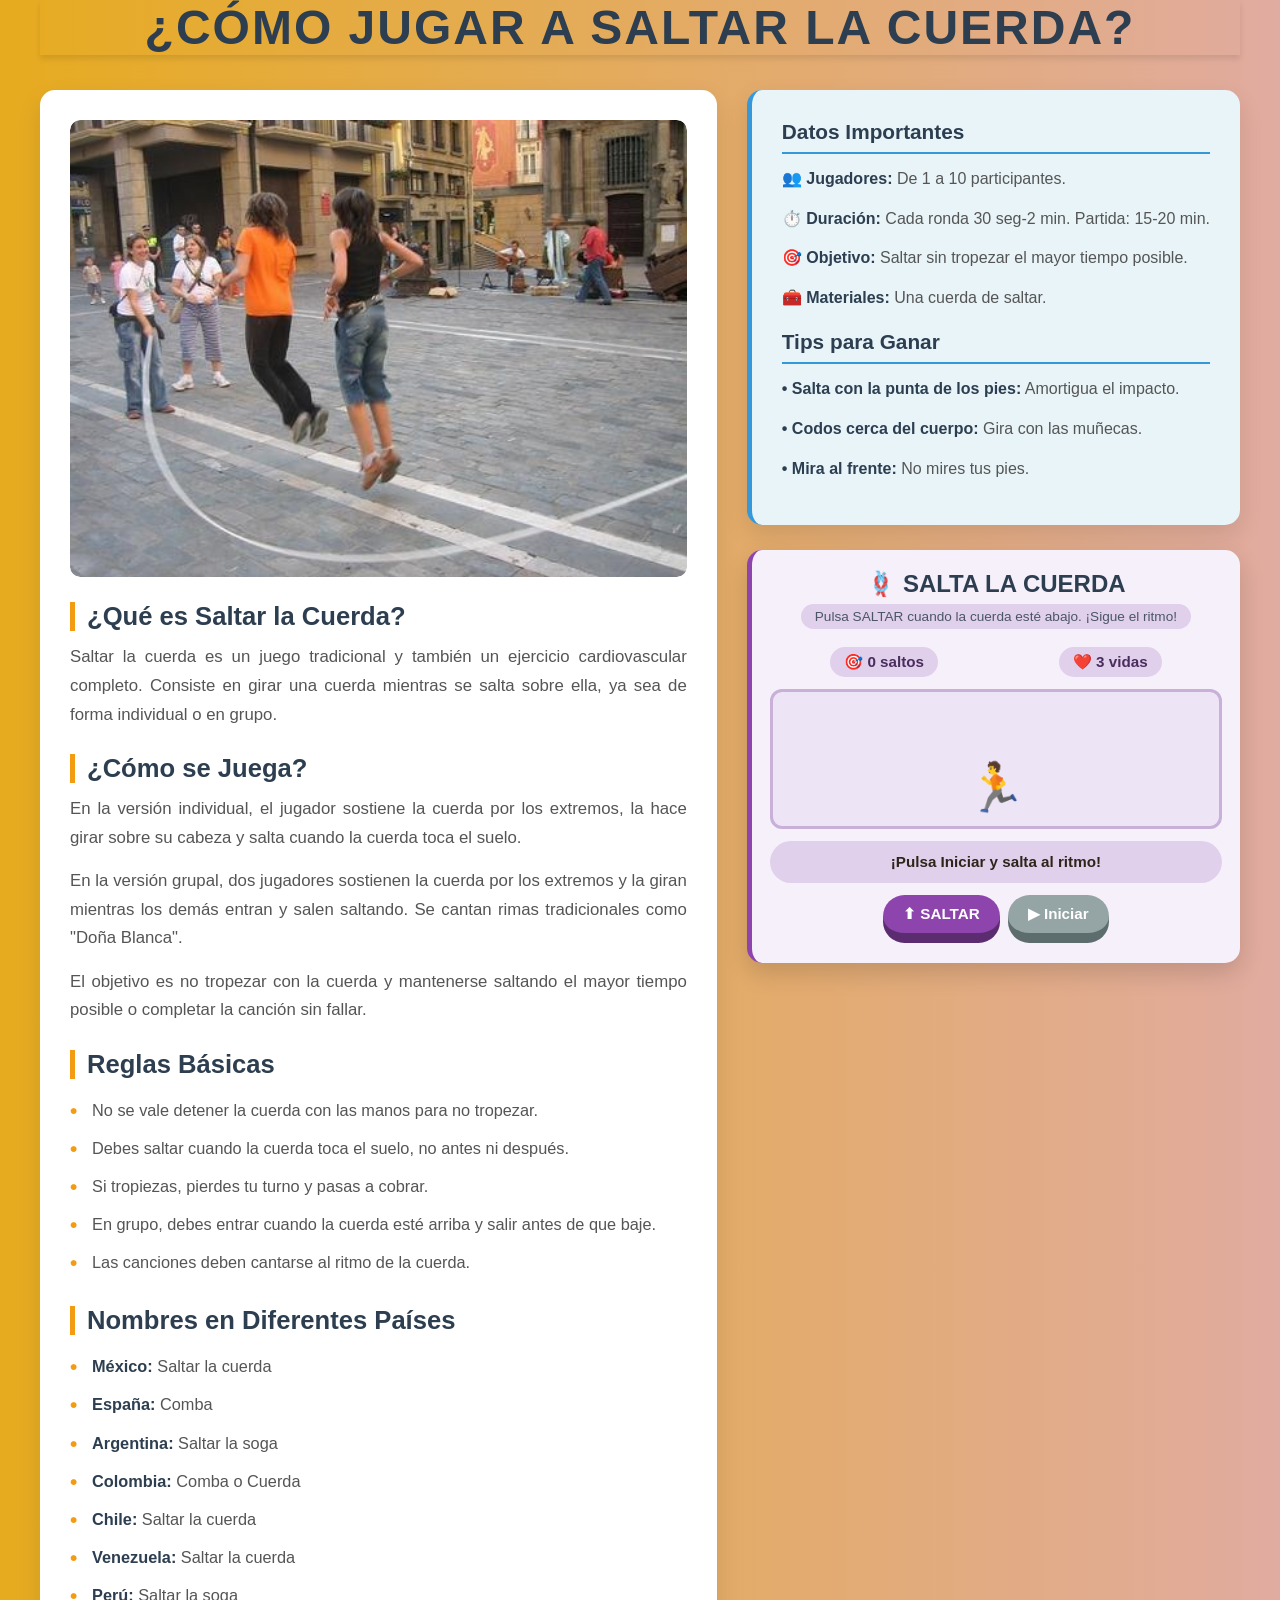
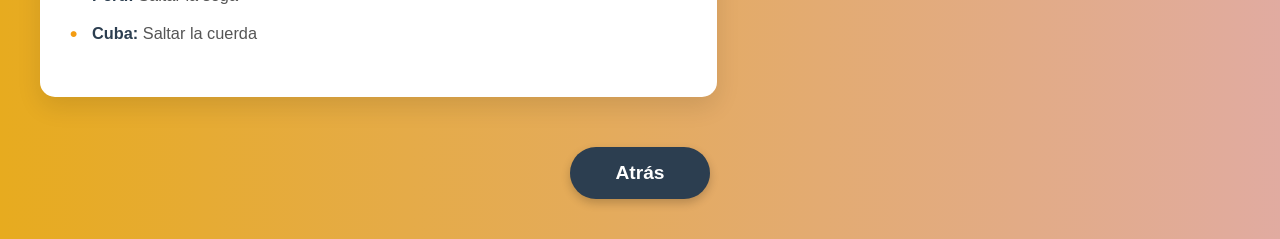
<file: Proyecto Juego/saltar-cuerda.html>
<!DOCTYPE html>
<html lang="es">
<head>
    <meta charset="UTF-8">
    <meta name="viewport" content="width=device-width, initial-scale=1.0">
    <title>Cómo Jugar a Saltar la Cuerda</title>
    <link rel="stylesheet" href="csses/style-juegos.css">
    <style>
        body {
            font-family: 'Segoe UI', Tahoma, Geneva, Verdana, sans-serif;
            background: linear-gradient(270deg, #4590a4, #e743bb, #d783d2,#346d6c, #ddabee, #e7ab1f);
            background-size: 800% 800%;
            animation: gradientShift 10s ease infinite;
            min-height: 100vh;
        }
        /* ===== JUEGO CUERDA (prefijo cuerda-) ===== */
        .cuerda-caja { background: #f5f0fa; border-radius: 15px; padding: 20px 18px 25px; box-shadow: 0 10px 25px rgba(0,0,0,0.15); border-left: 5px solid #8e44ad; text-align: center; }
        .cuerda-titulo { font-size: 1.5rem; color: #2c3e50; margin-bottom: 6px; font-weight: 800; text-transform: uppercase; }
        .cuerda-subtitulo { color: #4a5568; font-weight: 500; margin-bottom: 18px; background: #e0d0ec; display: inline-block; padding: 5px 14px; border-radius: 30px; font-size: 0.85rem; }
        .cuerda-escenario { position: relative; width: 100%; height: 140px; background: #ede4f5; border-radius: 12px; border: 3px solid #c8b0d8; margin-bottom: 12px; overflow: hidden; display: flex; align-items: flex-end; justify-content: center; }
        .cuerda-saltador { font-size: 3rem; position: absolute; bottom: 10px; left: 50%; transform: translateX(-50%); transition: bottom 0.15s ease; }
        .cuerda-cuerda { position: absolute; bottom: 0; left: 0; width: 100%; height: 8px; background: #8e44ad; border-radius: 4px; opacity: 0; }
        .cuerda-cuerda.activa { opacity: 1; animation: cuerda-girar 0.6s linear infinite; }
        @keyframes cuerda-girar { 0%{transform:translateY(0)} 50%{transform:translateY(-70px)} 100%{transform:translateY(0)} }
        .cuerda-marcador { display: flex; justify-content: space-around; margin-bottom: 12px; }
        .cuerda-marcador div { background: #e0d0ec; padding: 6px 14px; border-radius: 20px; font-weight: 700; color: #4a2d5c; font-size: 0.95rem; }
        .cuerda-mensaje { font-size: 0.95rem; font-weight: 600; background: #e0d0ec; color: #2d241a; padding: 8px 14px; border-radius: 40px; min-height: 2.6rem; display: flex; align-items: center; justify-content: center; margin-bottom: 12px; }
        .cuerda-botones { display: flex; gap: 8px; justify-content: center; }
        .cuerda-boton { background: #8e44ad; border: none; border-bottom: 5px solid #5b2c6f; font-size: 0.95rem; font-weight: 700; padding: 10px 20px; border-radius: 40px; color: #fff; cursor: pointer; box-shadow: 0 5px 0 #5b2c6f; }
        .cuerda-boton:active { transform: translateY(3px); box-shadow: 0 1px 0 #5b2c6f; }
        .cuerda-boton.secundario { background: #95a5a6; border-bottom-color: #5d6d6e; box-shadow: 0 5px 0 #5d6d6e; }
    </style>
</head>
<body>
    <div class="contenedor-principal">
        <h1 class="titulo-principal">¿Cómo Jugar a Saltar la Cuerda?</h1>
        <div class="seccion-recursos">
            <div class="recuadro-izquierda">
                <div class="espacio-imagen"><img src="img/e.jpg" alt="Niños saltando la cuerda"></div>
                <div class="texto-recuerdo">
                    <h2>¿Qué es Saltar la Cuerda?</h2>
                    <p>Saltar la cuerda es un juego tradicional y también un ejercicio cardiovascular completo. Consiste en girar una cuerda mientras se salta sobre ella, ya sea de forma individual o en grupo.</p>
                    <h2>¿Cómo se Juega?</h2>
                    <p>En la versión individual, el jugador sostiene la cuerda por los extremos, la hace girar sobre su cabeza y salta cuando la cuerda toca el suelo.</p>
                    <p>En la versión grupal, dos jugadores sostienen la cuerda por los extremos y la giran mientras los demás entran y salen saltando. Se cantan rimas tradicionales como "Doña Blanca".</p>
                    <p>El objetivo es no tropezar con la cuerda y mantenerse saltando el mayor tiempo posible o completar la canción sin fallar.</p>
                    <h2>Reglas Básicas</h2>
                    <ul>
                        <li>No se vale detener la cuerda con las manos para no tropezar.</li>
                        <li>Debes saltar cuando la cuerda toca el suelo, no antes ni después.</li>
                        <li>Si tropiezas, pierdes tu turno y pasas a cobrar.</li>
                        <li>En grupo, debes entrar cuando la cuerda esté arriba y salir antes de que baje.</li>
                        <li>Las canciones deben cantarse al ritmo de la cuerda.</li>
                    </ul>
                    <h2>Nombres en Diferentes Países</h2>
                    <ul>
                        <li><strong>México:</strong> Saltar la cuerda</li>
                        <li><strong>España:</strong> Comba</li>
                        <li><strong>Argentina:</strong> Saltar la soga</li>
                        <li><strong>Colombia:</strong> Comba o Cuerda</li>
                        <li><strong>Chile:</strong> Saltar la cuerda</li>
                        <li><strong>Venezuela:</strong> Saltar la cuerda</li>
                        <li><strong>Perú:</strong> Saltar la soga</li>
                        <li><strong>Cuba:</strong> Saltar la cuerda</li>
                    </ul>
                </div>
            </div>
            <div class="columna-derecha">
                <div class="recuadro-derecha">
                    <h2>Datos Importantes</h2>
                    <p><strong>👥 Jugadores:</strong> De 1 a 10 participantes.</p>
                    <p><strong>⏱️ Duración:</strong> Cada ronda 30 seg-2 min. Partida: 15-20 min.</p>
                    <p><strong>🎯 Objetivo:</strong> Saltar sin tropezar el mayor tiempo posible.</p>
                    <p><strong>🧰 Materiales:</strong> Una cuerda de saltar.</p>
                    <h2>Tips para Ganar</h2>
                    <p><strong>• Salta con la punta de los pies:</strong> Amortigua el impacto.</p>
                    <p><strong>• Codos cerca del cuerpo:</strong> Gira con las muñecas.</p>
                    <p><strong>• Mira al frente:</strong> No mires tus pies.</p>
                </div>
                <div class="cuerda-caja">
                    <h2 class="cuerda-titulo">🪢 Salta la Cuerda</h2>
                    <p class="cuerda-subtitulo">Pulsa SALTAR cuando la cuerda esté abajo. ¡Sigue el ritmo!</p>
                    <div class="cuerda-marcador">
                        <div>🎯 <span id="cuerdaPuntos">0</span> saltos</div>
                        <div>❤️ <span id="cuerdaVidas">3</span> vidas</div>
                    </div>
                    <div class="cuerda-escenario">
                        <div class="cuerda-saltador" id="cuerdaSaltador">🏃</div>
                        <div class="cuerda-cuerda" id="cuerdaCuerda"></div>
                    </div>
                    <div class="cuerda-mensaje" id="cuerdaMensaje">¡Pulsa Iniciar y salta al ritmo!</div>
                    <div class="cuerda-botones">
                        <button class="cuerda-boton" id="cuerdaSaltar">⬆ SALTAR</button>
                        <button class="cuerda-boton secundario" id="cuerdaIniciar">▶ Iniciar</button>
                    </div>
                </div>
            </div>
        </div>
        <div class="contenedor-boton"><a href="jugar.html" class="boton-regresar">Atrás</a></div>
    </div>
    <script>
    (function(){
        const saltador=document.getElementById('cuerdaSaltador'),cuerdaEl=document.getElementById('cuerdaCuerda'),msg=document.getElementById('cuerdaMensaje'),puntosEl=document.getElementById('cuerdaPuntos'),vidasEl=document.getElementById('cuerdaVidas'),btnSaltar=document.getElementById('cuerdaSaltar'),btnIniciar=document.getElementById('cuerdaIniciar');
        let jugando=false,puntos=0,vidas=3,intervalo=null,cuerdaAbajo=false;
        function iniciar(){
            if(jugando)return;jugando=true;puntos=0;vidas=3;puntosEl.textContent=0;vidasEl.textContent=3;msg.textContent='¡Salta cuando la cuerda esté abajo!';
            cuerdaEl.classList.add('activa');
            intervalo=setInterval(()=>{
                cuerdaAbajo=!cuerdaAbajo;
                if(cuerdaAbajo){cuerdaEl.style.transform='translateY(0)';}
                else{cuerdaEl.style.transform='translateY(-70px)';}
            },600);
        }
        function detener(){jugando=false;clearInterval(intervalo);cuerdaEl.classList.remove('activa');cuerdaEl.style.transform='translateY(0)';}
        btnSaltar.addEventListener('click',()=>{
            if(!jugando)return;
            if(cuerdaAbajo){puntos++;puntosEl.textContent=puntos;msg.textContent='✅ ¡Buen salto!';saltador.style.bottom='70px';setTimeout(()=>saltador.style.bottom='10px',150);}
            else{vidas--;vidasEl.textContent=vidas;msg.textContent='❌ ¡Te enredaste! Vidas: '+vidas;if(vidas<=0){detener();msg.textContent='💥 ¡Juego terminado! Saltos: '+puntos;}}
        });
        btnIniciar.addEventListener('click',()=>{detener();iniciar();});
    })();
    </script>
</body>
</html>
</file>
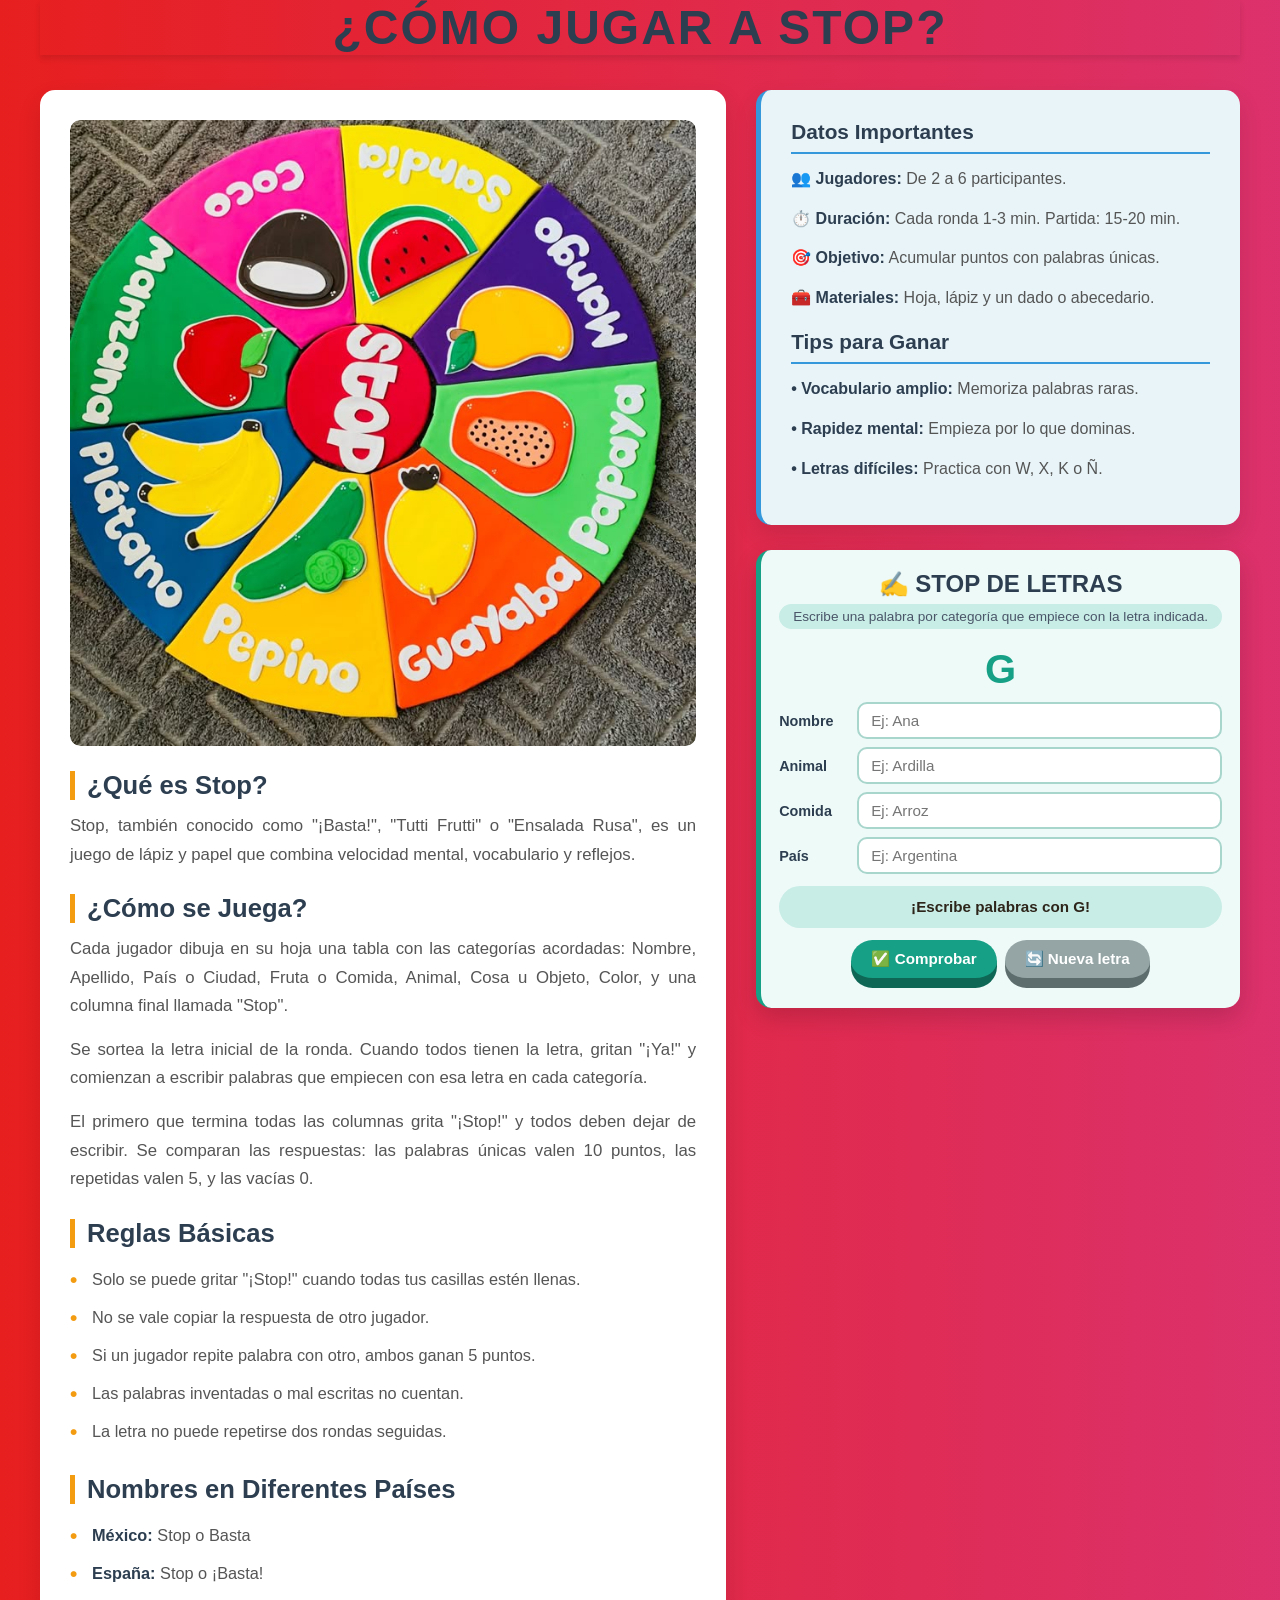
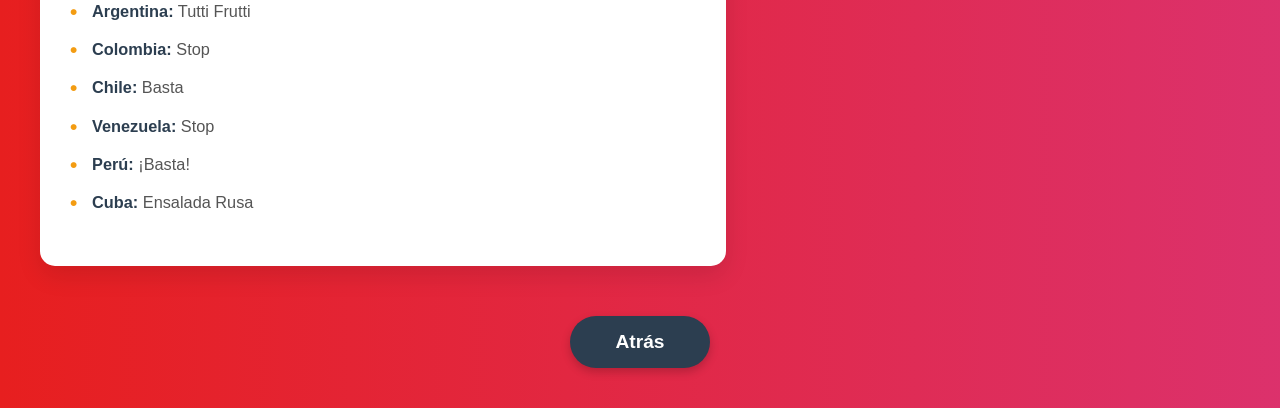
<file: Proyecto Juego/stop.html>
<!DOCTYPE html>
<html lang="es">
<head>
    <meta charset="UTF-8">
    <meta name="viewport" content="width=device-width, initial-scale=1.0">
    <title>Cómo Jugar a Stop</title>
    <link rel="icon" href="img/earth.jpg" type="image/jpg">
    <link rel="stylesheet" href="csses/style-juegos.css">
    <style>
        body {
            font-family: 'Segoe UI', Tahoma, Geneva, Verdana, sans-serif;
            background: linear-gradient(270deg, #06ecb2, #4390e7, #3eb2a1,#fd976f, #d53c9a, #e71f1f);
            background-size: 800% 800%;
            animation: gradientShift 10s ease infinite;
            min-height: 100vh;
        }
        /* ===== JUEGO STOP (prefijo stop-) ===== */
        .stop-caja { background: #eefaf8; border-radius: 15px; padding: 20px 18px 25px; box-shadow: 0 10px 25px rgba(0,0,0,0.15); border-left: 5px solid #16a085; text-align: center; }
        .stop-titulo { font-size: 1.5rem; color: #2c3e50; margin-bottom: 6px; font-weight: 800; text-transform: uppercase; }
        .stop-subtitulo { color: #4a5568; font-weight: 500; margin-bottom: 18px; background: #c8ede6; display: inline-block; padding: 5px 14px; border-radius: 30px; font-size: 0.85rem; }
        .stop-letra { font-size: 2.5rem; font-weight: 800; color: #16a085; margin-bottom: 10px; }
        .stop-categorias { display: grid; grid-template-columns: 1fr; gap: 8px; margin-bottom: 12px; }
        .stop-campo { display: flex; align-items: center; gap: 8px; }
        .stop-campo label { font-weight: 700; color: #2c3e50; font-size: 0.9rem; min-width: 70px; text-align: left; }
        .stop-campo input { flex: 1; padding: 8px 12px; border: 2px solid #a8d5cc; border-radius: 10px; font-size: 0.95rem; outline: none; }
        .stop-campo input:focus { border-color: #16a085; }
        .stop-mensaje { font-size: 0.95rem; font-weight: 600; background: #c8ede6; color: #2d241a; padding: 8px 14px; border-radius: 40px; min-height: 2.6rem; display: flex; align-items: center; justify-content: center; margin-bottom: 12px; }
        .stop-botones { display: flex; gap: 8px; justify-content: center; }
        .stop-boton { background: #16a085; border: none; border-bottom: 5px solid #0e6655; font-size: 0.95rem; font-weight: 700; padding: 10px 20px; border-radius: 40px; color: #fff; cursor: pointer; box-shadow: 0 5px 0 #0e6655; }
        .stop-boton:active { transform: translateY(3px); box-shadow: 0 1px 0 #0e6655; }
        .stop-boton.secundario { background: #95a5a6; border-bottom-color: #5d6d6e; box-shadow: 0 5px 0 #5d6d6e; }
    </style>
</head>
<body>
    <div class="contenedor-principal">
        <h1 class="titulo-principal">¿Cómo Jugar a Stop?</h1>
        <div class="seccion-recursos">
            <div class="recuadro-izquierda">
                <div class="espacio-imagen"><img src="img/g.jpg"></div>
                <div class="texto-recuerdo">
                    <h2>¿Qué es Stop?</h2>
                    <p>Stop, también conocido como "¡Basta!", "Tutti Frutti" o "Ensalada Rusa", es un juego de lápiz y papel que combina velocidad mental, vocabulario y reflejos.</p>
                    <h2>¿Cómo se Juega?</h2>
                    <p>Cada jugador dibuja en su hoja una tabla con las categorías acordadas: Nombre, Apellido, País o Ciudad, Fruta o Comida, Animal, Cosa u Objeto, Color, y una columna final llamada "Stop".</p>
                    <p>Se sortea la letra inicial de la ronda. Cuando todos tienen la letra, gritan "¡Ya!" y comienzan a escribir palabras que empiecen con esa letra en cada categoría.</p>
                    <p>El primero que termina todas las columnas grita "¡Stop!" y todos deben dejar de escribir. Se comparan las respuestas: las palabras únicas valen 10 puntos, las repetidas valen 5, y las vacías 0.</p>
                    <h2>Reglas Básicas</h2>
                    <ul>
                        <li>Solo se puede gritar "¡Stop!" cuando todas tus casillas estén llenas.</li>
                        <li>No se vale copiar la respuesta de otro jugador.</li>
                        <li>Si un jugador repite palabra con otro, ambos ganan 5 puntos.</li>
                        <li>Las palabras inventadas o mal escritas no cuentan.</li>
                        <li>La letra no puede repetirse dos rondas seguidas.</li>
                    </ul>
                    <h2>Nombres en Diferentes Países</h2>
                    <ul>
                        <li><strong>México:</strong> Stop o Basta</li>
                        <li><strong>España:</strong> Stop o ¡Basta!</li>
                        <li><strong>Argentina:</strong> Tutti Frutti</li>
                        <li><strong>Colombia:</strong> Stop</li>
                        <li><strong>Chile:</strong> Basta</li>
                        <li><strong>Venezuela:</strong> Stop</li>
                        <li><strong>Perú:</strong> ¡Basta!</li>
                        <li><strong>Cuba:</strong> Ensalada Rusa</li>
                    </ul>
                </div>
            </div>
            <div class="columna-derecha">
                <div class="recuadro-derecha">
                    <h2>Datos Importantes</h2>
                    <p><strong>👥 Jugadores:</strong> De 2 a 6 participantes.</p>
                    <p><strong>⏱️ Duración:</strong> Cada ronda 1-3 min. Partida: 15-20 min.</p>
                    <p><strong>🎯 Objetivo:</strong> Acumular puntos con palabras únicas.</p>
                    <p><strong>🧰 Materiales:</strong> Hoja, lápiz y un dado o abecedario.</p>
                    <h2>Tips para Ganar</h2>
                    <p><strong>• Vocabulario amplio:</strong> Memoriza palabras raras.</p>
                    <p><strong>• Rapidez mental:</strong> Empieza por lo que dominas.</p>
                    <p><strong>• Letras difíciles:</strong> Practica con W, X, K o Ñ.</p>
                </div>
                <div class="stop-caja">
                    <h2 class="stop-titulo">✍️ Stop de Letras</h2>
                    <p class="stop-subtitulo">Escribe una palabra por categoría que empiece con la letra indicada.</p>
                    <div class="stop-letra" id="stopLetra">A</div>
                    <div class="stop-categorias">
                        <div class="stop-campo"><label>Nombre</label><input type="text" id="stopNombre" placeholder="Ej: Ana"></div>
                        <div class="stop-campo"><label>Animal</label><input type="text" id="stopAnimal" placeholder="Ej: Ardilla"></div>
                        <div class="stop-campo"><label>Comida</label><input type="text" id="stopComida" placeholder="Ej: Arroz"></div>
                        <div class="stop-campo"><label>País</label><input type="text" id="stopPais" placeholder="Ej: Argentina"></div>
                    </div>
                    <div class="stop-mensaje" id="stopMensaje">¡Escribe y pulsa Comprobar!</div>
                    <div class="stop-botones">
                        <button class="stop-boton" id="stopComprobar">✅ Comprobar</button>
                        <button class="stop-boton secundario" id="stopNueva">🔄 Nueva letra</button>
                    </div>
                </div>
            </div>
        </div>
        <div class="contenedor-boton"><a href="jugar.html" class="boton-regresar">Atrás</a></div>
    </div>
    <script>
    (function(){
        const letraEl=document.getElementById('stopLetra'),msg=document.getElementById('stopMensaje');
        const campos=['Nombre','Animal','Comida','Pais'];
        const inputs={Nombre:document.getElementById('stopNombre'),Animal:document.getElementById('stopAnimal'),Comida:document.getElementById('stopComida'),Pais:document.getElementById('stopPais')};
        const letras='ABCDEFGHIJLMNOPQRSTUVZ';
        let letra='A';
        function nuevaLetra(){letra=letras[Math.floor(Math.random()*letras.length)];letraEl.textContent=letra;msg.textContent='¡Escribe palabras con '+letra+'!';campos.forEach(c=>inputs[c].value='');}
        document.getElementById('stopComprobar').addEventListener('click',()=>{
            let aciertos=0,errores=[];
            campos.forEach(c=>{const v=inputs[c].value.trim();if(v&&v.toUpperCase().startsWith(letra))aciertos++;else errores.push(c);});
            if(aciertos===4)msg.textContent='🎉 ¡Excelente! Todas correctas.';
            else msg.textContent='✅ '+aciertos+'/4 correctas. Revisa: '+errores.join(', ');
        });
        document.getElementById('stopNueva').addEventListener('click',nuevaLetra);
        nuevaLetra();
    })();
    </script>
</body>
</html>
</file>
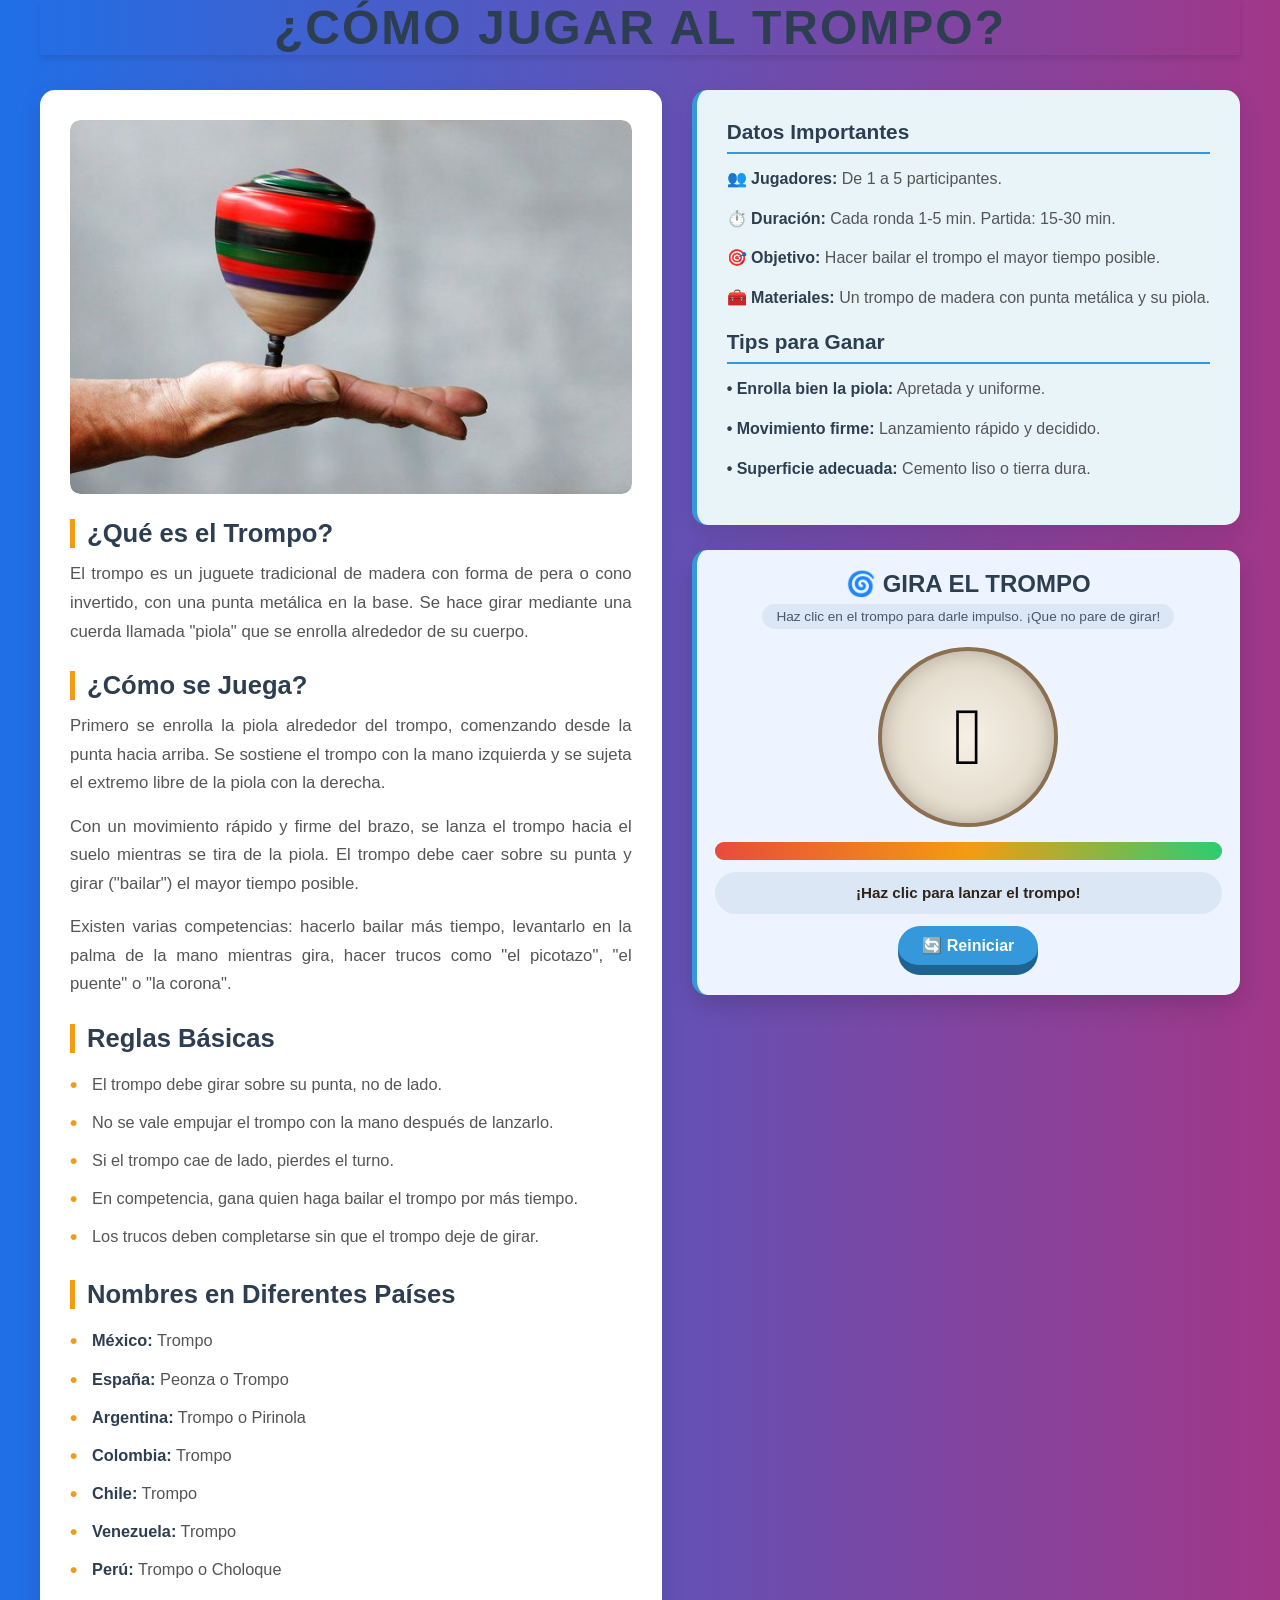
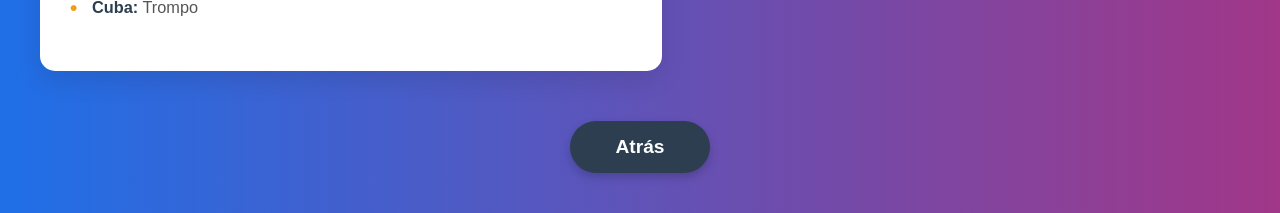
<file: Proyecto Juego/trompo.html>
<!DOCTYPE html>
<html lang="es">
<head>
    <meta charset="UTF-8">
    <meta name="viewport" content="width=device-width, initial-scale=1.0">
    <title>Cómo Jugar al Trompo</title>
    <link rel="icon" href="img/earth.jpg" type="image/jpg">
    <link rel="stylesheet" href="csses/style-juegos.css">
    <style>
        body {
            font-family: 'Segoe UI', Tahoma, Geneva, Verdana, sans-serif;
            background: linear-gradient(270deg, #4b06ec, #43e79a, #da1772,#6ffdf3, #ef154f, #1f6fe7);
            background-size: 800% 800%;
            animation: gradientShift 10s ease infinite;
            min-height: 100vh;
        }
        /* ===== JUEGO TROMPO (prefijo trompo-) ===== */
        .trompo-caja { background: #eef4ff; border-radius: 15px; padding: 20px 18px 25px; box-shadow: 0 10px 25px rgba(0,0,0,0.15); border-left: 5px solid #3498db; text-align: center; }
        .trompo-titulo { font-size: 1.5rem; color: #2c3e50; margin-bottom: 6px; font-weight: 800; text-transform: uppercase; }
        .trompo-subtitulo { color: #4a5568; font-weight: 500; margin-bottom: 18px; background: #dbe7f5; display: inline-block; padding: 5px 14px; border-radius: 30px; font-size: 0.85rem; }
        .trompo-escenario { position: relative; width: 180px; height: 180px; margin: 0 auto 15px; background: radial-gradient(circle, #f5f0e6, #d9cfbd); border-radius: 50%; border: 4px solid #8b6f51; display: flex; align-items: center; justify-content: center; box-shadow: inset 0 0 20px rgba(0,0,0,0.2); }
        .trompo-figura { font-size: 5rem; transition: transform 0.1s linear; user-select: none; }
        .trompo-figura.girando { animation: trompo-girar 0.4s linear infinite; }
        @keyframes trompo-girar { from { transform: rotate(0deg); } to { transform: rotate(360deg); } }
        .trompo-barra { width: 100%; height: 18px; background: #d9cfbd; border-radius: 10px; overflow: hidden; margin-bottom: 12px; box-shadow: inset 0 2px 4px rgba(0,0,0,0.2); }
        .trompo-barra-interna { height: 100%; width: 100%; background: linear-gradient(90deg, #e74c3c, #f39c12, #2ecc71); transition: width 0.1s linear; }
        .trompo-mensaje { font-size: 0.95rem; font-weight: 600; background: #dbe7f5; color: #2d241a; padding: 8px 14px; border-radius: 40px; min-height: 2.6rem; display: flex; align-items: center; justify-content: center; margin-bottom: 12px; }
        .trompo-boton { background: #3498db; border: none; border-bottom: 5px solid #1f6391; font-size: 1rem; font-weight: 700; padding: 10px 24px; border-radius: 40px; color: #fff; cursor: pointer; box-shadow: 0 5px 0 #1f6391; }
        .trompo-boton:active { transform: translateY(3px); box-shadow: 0 1px 0 #1f6391; }
    </style>
</head>
<body>
    <div class="contenedor-principal">
        <h1 class="titulo-principal">¿Cómo Jugar al Trompo?</h1>
        <div class="seccion-recursos">
            <div class="recuadro-izquierda">
                <div class="espacio-imagen"><img src="img/h.jpg"></div>
                <div class="texto-recuerdo">
                    <h2>¿Qué es el Trompo?</h2>
                    <p>El trompo es un juguete tradicional de madera con forma de pera o cono invertido, con una punta metálica en la base. Se hace girar mediante una cuerda llamada "piola" que se enrolla alrededor de su cuerpo.</p>
                    <h2>¿Cómo se Juega?</h2>
                    <p>Primero se enrolla la piola alrededor del trompo, comenzando desde la punta hacia arriba. Se sostiene el trompo con la mano izquierda y se sujeta el extremo libre de la piola con la derecha.</p>
                    <p>Con un movimiento rápido y firme del brazo, se lanza el trompo hacia el suelo mientras se tira de la piola. El trompo debe caer sobre su punta y girar ("bailar") el mayor tiempo posible.</p>
                    <p>Existen varias competencias: hacerlo bailar más tiempo, levantarlo en la palma de la mano mientras gira, hacer trucos como "el picotazo", "el puente" o "la corona".</p>
                    <h2>Reglas Básicas</h2>
                    <ul>
                        <li>El trompo debe girar sobre su punta, no de lado.</li>
                        <li>No se vale empujar el trompo con la mano después de lanzarlo.</li>
                        <li>Si el trompo cae de lado, pierdes el turno.</li>
                        <li>En competencia, gana quien haga bailar el trompo por más tiempo.</li>
                        <li>Los trucos deben completarse sin que el trompo deje de girar.</li>
                    </ul>
                    <h2>Nombres en Diferentes Países</h2>
                    <ul>
                        <li><strong>México:</strong> Trompo</li>
                        <li><strong>España:</strong> Peonza o Trompo</li>
                        <li><strong>Argentina:</strong> Trompo o Pirinola</li>
                        <li><strong>Colombia:</strong> Trompo</li>
                        <li><strong>Chile:</strong> Trompo</li>
                        <li><strong>Venezuela:</strong> Trompo</li>
                        <li><strong>Perú:</strong> Trompo o Choloque</li>
                        <li><strong>Cuba:</strong> Trompo</li>
                    </ul>
                </div>
            </div>
            <div class="columna-derecha">
                <div class="recuadro-derecha">
                    <h2>Datos Importantes</h2>
                    <p><strong>👥 Jugadores:</strong> De 1 a 5 participantes.</p>
                    <p><strong>⏱️ Duración:</strong> Cada ronda 1-5 min. Partida: 15-30 min.</p>
                    <p><strong>🎯 Objetivo:</strong> Hacer bailar el trompo el mayor tiempo posible.</p>
                    <p><strong>🧰 Materiales:</strong> Un trompo de madera con punta metálica y su piola.</p>
                    <h2>Tips para Ganar</h2>
                    <p><strong>• Enrolla bien la piola:</strong> Apretada y uniforme.</p>
                    <p><strong>• Movimiento firme:</strong> Lanzamiento rápido y decidido.</p>
                    <p><strong>• Superficie adecuada:</strong> Cemento liso o tierra dura.</p>
                </div>
                <div class="trompo-caja">
                    <h2 class="trompo-titulo">🌀 Gira el Trompo</h2>
                    <p class="trompo-subtitulo">Haz clic en el trompo para darle impulso. ¡Que no pare de girar!</p>
                    <div class="trompo-escenario">
                        <div class="trompo-figura" id="trompoFigura">𖦹</div>
                    </div>
                    <div class="trompo-barra"><div class="trompo-barra-interna" id="trompoBarra"></div></div>
                    <div class="trompo-mensaje" id="trompoMensaje">¡Haz clic para lanzar el trompo!</div>
                    <button class="trompo-boton" id="trompoReset">🔄 Reiniciar</button>
                </div>
            </div>
        </div>
        <div class="contenedor-boton"><a href="jugar.html" class="boton-regresar">Atrás</a></div>
    </div>
    <script>
    (function(){
        const fig=document.getElementById('trompoFigura'),barra=document.getElementById('trompoBarra'),msg=document.getElementById('trompoMensaje'),reset=document.getElementById('trompoReset');
        let energia=100,intervalo=null,jugando=false,mejorTiempo=0,tiempoActual=0;
        function actualizar(){barra.style.width=energia+'%';
            if(energia<=0){detener();msg.textContent='💥 ¡El trompo se cayó! Puntos: '+Math.floor(tiempoActual/10);}
        }
        function detener(){if(intervalo){clearInterval(intervalo);intervalo=null;}jugando=false;fig.classList.remove('girando');}
        function iniciar(){
            if(jugando)return;
            jugando=true;energia=100;tiempoActual=0;fig.classList.add('girando');msg.textContent='🌀 ¡Girando! Haz clic para darle más energía';
            intervalo=setInterval(()=>{
                if(!jugando)return;
                energia-=0.6;tiempoActual++;
                if(energia<0)energia=0;
                actualizar();
            },50);
        }
        fig.addEventListener('click',()=>{
            if(!jugando){iniciar();}
            else{energia=Math.min(100,energia+18);msg.textContent='💪 ¡Impulso! Energía: '+Math.floor(energia)+'%';}
        });
        reset.addEventListener('click',()=>{detener();energia=100;tiempoActual=0;actualizar();msg.textContent='¡Haz clic para lanzar el trompo!';fig.style.transform='rotate(0deg)';});
        actualizar();
    })();
    </script>
</body>
</html>
</file>
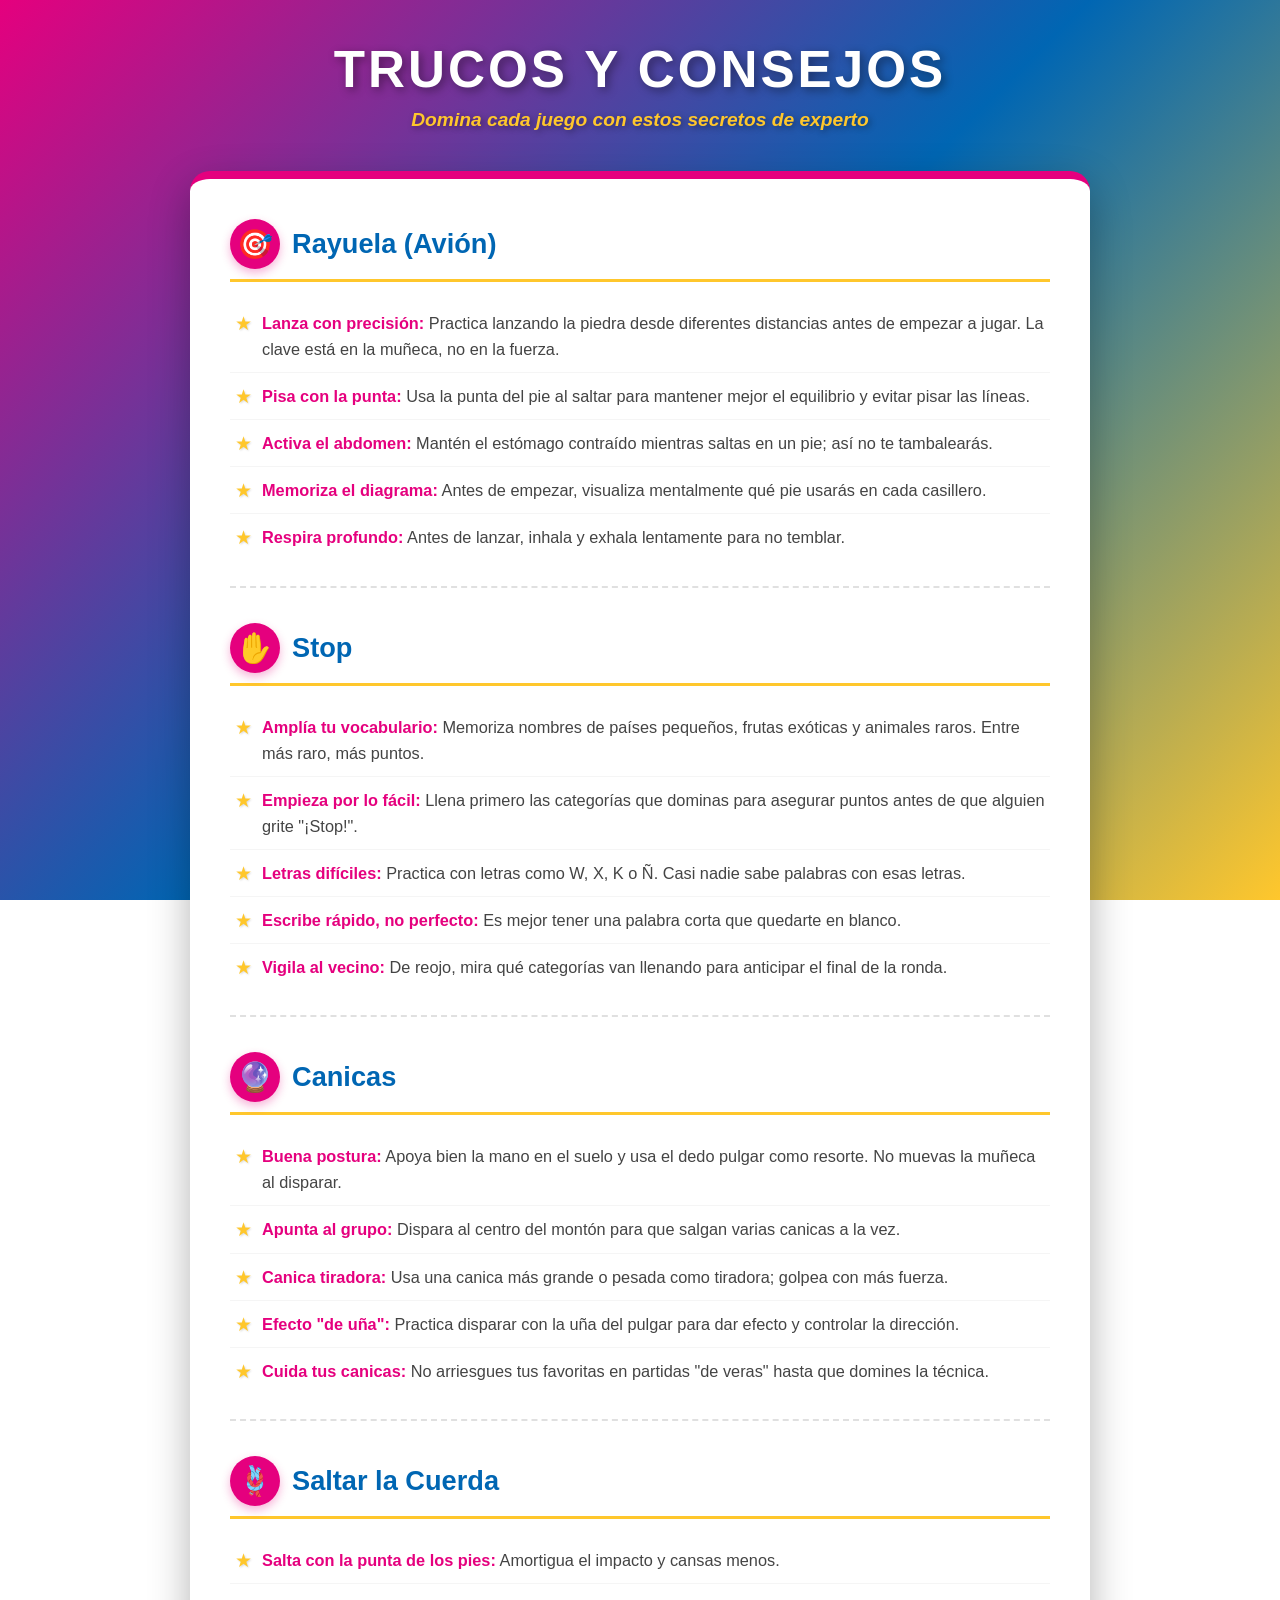
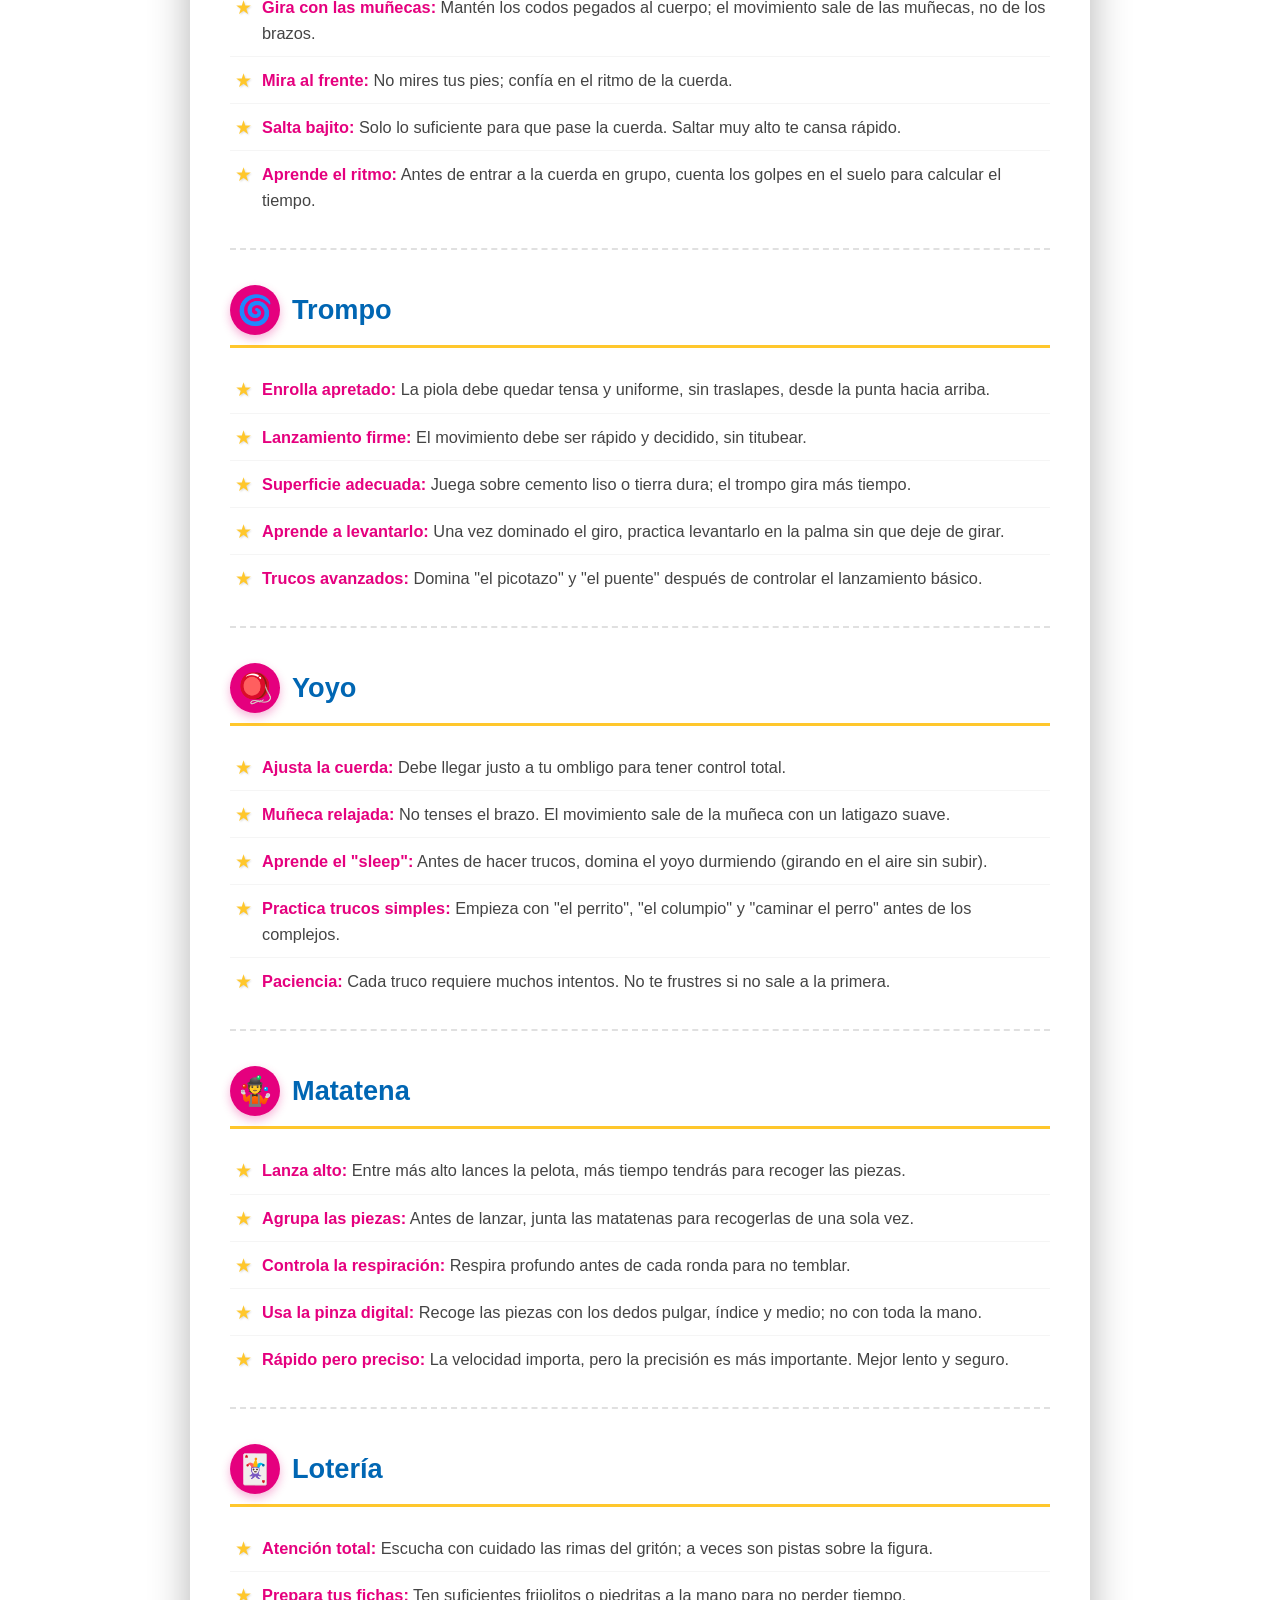
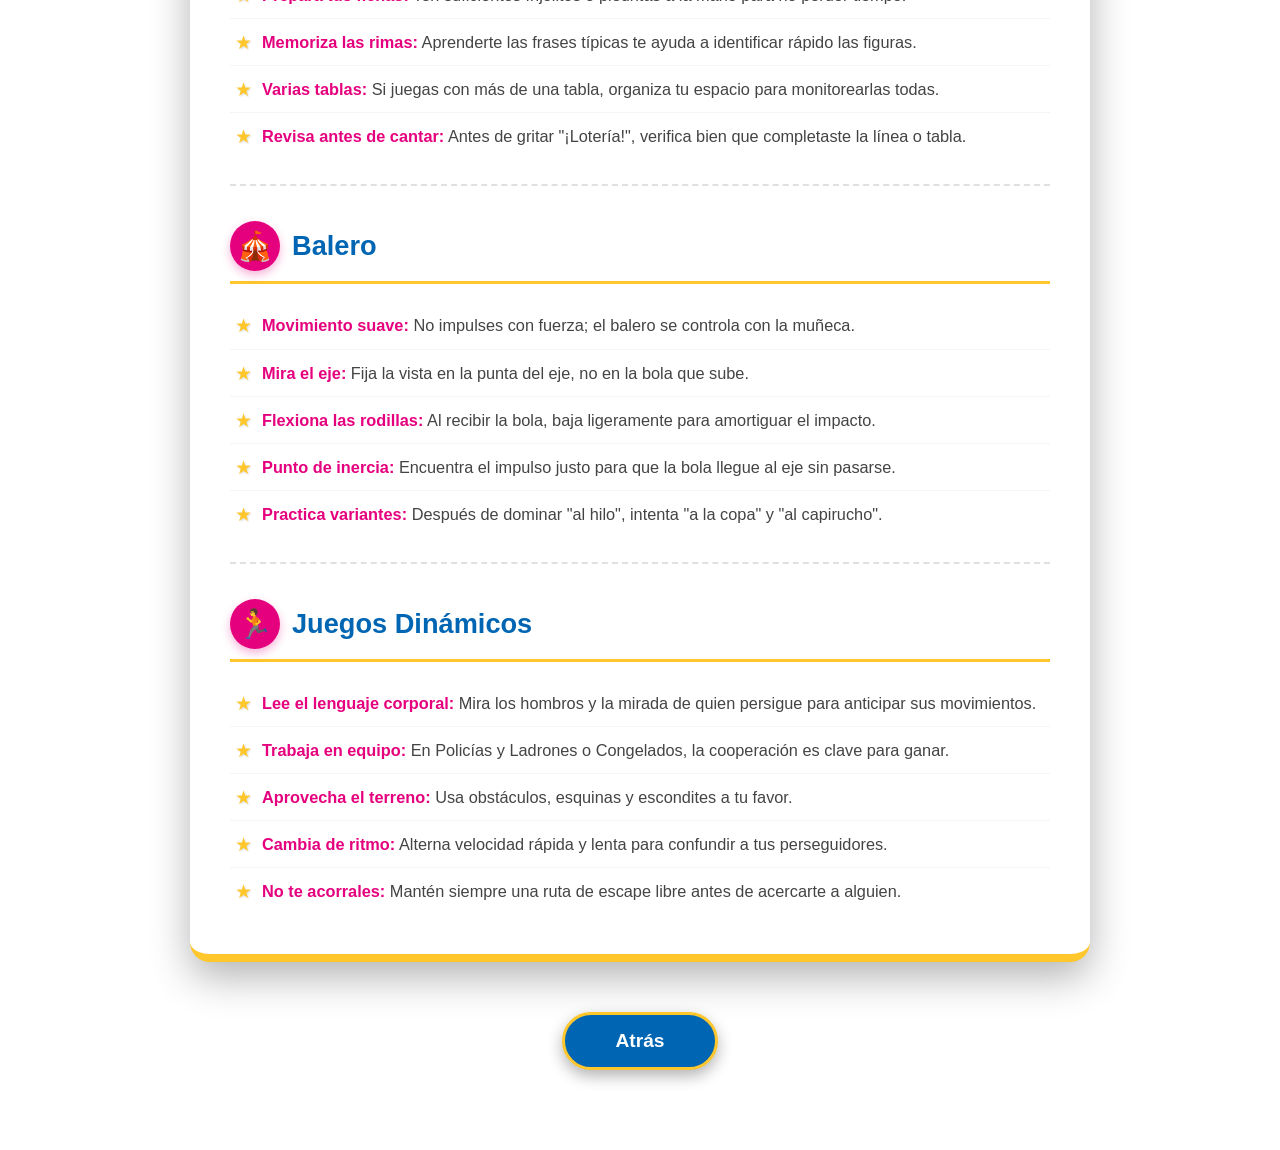
<file: Proyecto Juego/trucos.html>
<!DOCTYPE html>
<html lang="es">
<head>
    <meta charset="UTF-8">
    <meta name="viewport" content="width=device-width, initial-scale=1.0">
    <title>Trucos y Consejos - Juegos Tradicionales</title>
    <link rel="icon" href="img/icon.jpg" type="image/jpg">
    <link rel="stylesheet" href="csses/trucos.css">
</head>
<body>

    <div class="contenedor-principal">

        <h1 class="titulo-principal">Trucos y Consejos</h1>
        <p class="subtitulo">Domina cada juego con estos secretos de experto</p>

        <!-- ===== RECUADRO CENTRAL CON TODOS LOS TRUCOS ===== -->
        <div class="recuadro-central">

            <!-- ===== RAYUELA ===== -->
            <section class="juego-bloque">
                <h2><span class="icono">🎯</span> Rayuela (Avión)</h2>
                <ul>
                    <li><strong>Lanza con precisión:</strong> Practica lanzando la piedra desde diferentes distancias antes de empezar a jugar. La clave está en la muñeca, no en la fuerza.</li>
                    <li><strong>Pisa con la punta:</strong> Usa la punta del pie al saltar para mantener mejor el equilibrio y evitar pisar las líneas.</li>
                    <li><strong>Activa el abdomen:</strong> Mantén el estómago contraído mientras saltas en un pie; así no te tambalearás.</li>
                    <li><strong>Memoriza el diagrama:</strong> Antes de empezar, visualiza mentalmente qué pie usarás en cada casillero.</li>
                    <li><strong>Respira profundo:</strong> Antes de lanzar, inhala y exhala lentamente para no temblar.</li>
                </ul>
            </section>

            <!-- ===== STOP ===== -->
            <section class="juego-bloque">
                <h2><span class="icono">✋</span> Stop</h2>
                <ul>
                    <li><strong>Amplía tu vocabulario:</strong> Memoriza nombres de países pequeños, frutas exóticas y animales raros. Entre más raro, más puntos.</li>
                    <li><strong>Empieza por lo fácil:</strong> Llena primero las categorías que dominas para asegurar puntos antes de que alguien grite "¡Stop!".</li>
                    <li><strong>Letras difíciles:</strong> Practica con letras como W, X, K o Ñ. Casi nadie sabe palabras con esas letras.</li>
                    <li><strong>Escribe rápido, no perfecto:</strong> Es mejor tener una palabra corta que quedarte en blanco.</li>
                    <li><strong>Vigila al vecino:</strong> De reojo, mira qué categorías van llenando para anticipar el final de la ronda.</li>
                </ul>
            </section>

            <!-- ===== CANICAS ===== -->
            <section class="juego-bloque">
                <h2><span class="icono">🔮</span> Canicas</h2>
                <ul>
                    <li><strong>Buena postura:</strong> Apoya bien la mano en el suelo y usa el dedo pulgar como resorte. No muevas la muñeca al disparar.</li>
                    <li><strong>Apunta al grupo:</strong> Dispara al centro del montón para que salgan varias canicas a la vez.</li>
                    <li><strong>Canica tiradora:</strong> Usa una canica más grande o pesada como tiradora; golpea con más fuerza.</li>
                    <li><strong>Efecto "de uña":</strong> Practica disparar con la uña del pulgar para dar efecto y controlar la dirección.</li>
                    <li><strong>Cuida tus canicas:</strong> No arriesgues tus favoritas en partidas "de veras" hasta que domines la técnica.</li>
                </ul>
            </section>

            <!-- ===== SALTAR LA CUERDA ===== -->
            <section class="juego-bloque">
                <h2><span class="icono">🪢</span> Saltar la Cuerda</h2>
                <ul>
                    <li><strong>Salta con la punta de los pies:</strong> Amortigua el impacto y cansas menos.</li>
                    <li><strong>Gira con las muñecas:</strong> Mantén los codos pegados al cuerpo; el movimiento sale de las muñecas, no de los brazos.</li>
                    <li><strong>Mira al frente:</strong> No mires tus pies; confía en el ritmo de la cuerda.</li>
                    <li><strong>Salta bajito:</strong> Solo lo suficiente para que pase la cuerda. Saltar muy alto te cansa rápido.</li>
                    <li><strong>Aprende el ritmo:</strong> Antes de entrar a la cuerda en grupo, cuenta los golpes en el suelo para calcular el tiempo.</li>
                </ul>
            </section>

            <!-- ===== TROMPO ===== -->
            <section class="juego-bloque">
                <h2><span class="icono">🌀</span> Trompo</h2>
                <ul>
                    <li><strong>Enrolla apretado:</strong> La piola debe quedar tensa y uniforme, sin traslapes, desde la punta hacia arriba.</li>
                    <li><strong>Lanzamiento firme:</strong> El movimiento debe ser rápido y decidido, sin titubear.</li>
                    <li><strong>Superficie adecuada:</strong> Juega sobre cemento liso o tierra dura; el trompo gira más tiempo.</li>
                    <li><strong>Aprende a levantarlo:</strong> Una vez dominado el giro, practica levantarlo en la palma sin que deje de girar.</li>
                    <li><strong>Trucos avanzados:</strong> Domina "el picotazo" y "el puente" después de controlar el lanzamiento básico.</li>
                </ul>
            </section>

            <!-- ===== YOYO ===== -->
            <section class="juego-bloque">
                <h2><span class="icono">🪀</span> Yoyo</h2>
                <ul>
                    <li><strong>Ajusta la cuerda:</strong> Debe llegar justo a tu ombligo para tener control total.</li>
                    <li><strong>Muñeca relajada:</strong> No tenses el brazo. El movimiento sale de la muñeca con un latigazo suave.</li>
                    <li><strong>Aprende el "sleep":</strong> Antes de hacer trucos, domina el yoyo durmiendo (girando en el aire sin subir).</li>
                    <li><strong>Practica trucos simples:</strong> Empieza con "el perrito", "el columpio" y "caminar el perro" antes de los complejos.</li>
                    <li><strong>Paciencia:</strong> Cada truco requiere muchos intentos. No te frustres si no sale a la primera.</li>
                </ul>
            </section>

            <!-- ===== MATATENA ===== -->
            <section class="juego-bloque">
                <h2><span class="icono">🤹</span> Matatena</h2>
                <ul>
                    <li><strong>Lanza alto:</strong> Entre más alto lances la pelota, más tiempo tendrás para recoger las piezas.</li>
                    <li><strong>Agrupa las piezas:</strong> Antes de lanzar, junta las matatenas para recogerlas de una sola vez.</li>
                    <li><strong>Controla la respiración:</strong> Respira profundo antes de cada ronda para no temblar.</li>
                    <li><strong>Usa la pinza digital:</strong> Recoge las piezas con los dedos pulgar, índice y medio; no con toda la mano.</li>
                    <li><strong>Rápido pero preciso:</strong> La velocidad importa, pero la precisión es más importante. Mejor lento y seguro.</li>
                </ul>
            </section>

            <!-- ===== LOTERÍA ===== -->
            <section class="juego-bloque">
                <h2><span class="icono">🃏</span> Lotería</h2>
                <ul>
                    <li><strong>Atención total:</strong> Escucha con cuidado las rimas del gritón; a veces son pistas sobre la figura.</li>
                    <li><strong>Prepara tus fichas:</strong> Ten suficientes frijolitos o piedritas a la mano para no perder tiempo.</li>
                    <li><strong>Memoriza las rimas:</strong> Aprenderte las frases típicas te ayuda a identificar rápido las figuras.</li>
                    <li><strong>Varias tablas:</strong> Si juegas con más de una tabla, organiza tu espacio para monitorearlas todas.</li>
                    <li><strong>Revisa antes de cantar:</strong> Antes de gritar "¡Lotería!", verifica bien que completaste la línea o tabla.</li>
                </ul>
            </section>

            <!-- ===== BALERO ===== -->
            <section class="juego-bloque">
                <h2><span class="icono">🎪</span> Balero</h2>
                <ul>
                    <li><strong>Movimiento suave:</strong> No impulses con fuerza; el balero se controla con la muñeca.</li>
                    <li><strong>Mira el eje:</strong> Fija la vista en la punta del eje, no en la bola que sube.</li>
                    <li><strong>Flexiona las rodillas:</strong> Al recibir la bola, baja ligeramente para amortiguar el impacto.</li>
                    <li><strong>Punto de inercia:</strong> Encuentra el impulso justo para que la bola llegue al eje sin pasarse.</li>
                    <li><strong>Practica variantes:</strong> Después de dominar "al hilo", intenta "a la copa" y "al capirucho".</li>
                </ul>
            </section>

            <!-- ===== JUEGOS DINÁMICOS ===== -->
            <section class="juego-bloque">
                <h2><span class="icono">🏃</span> Juegos Dinámicos</h2>
                <ul>
                    <li><strong>Lee el lenguaje corporal:</strong> Mira los hombros y la mirada de quien persigue para anticipar sus movimientos.</li>
                    <li><strong>Trabaja en equipo:</strong> En Policías y Ladrones o Congelados, la cooperación es clave para ganar.</li>
                    <li><strong>Aprovecha el terreno:</strong> Usa obstáculos, esquinas y escondites a tu favor.</li>
                    <li><strong>Cambia de ritmo:</strong> Alterna velocidad rápida y lenta para confundir a tus perseguidores.</li>
                    <li><strong>No te acorrales:</strong> Mantén siempre una ruta de escape libre antes de acercarte a alguien.</li>
                </ul>
            </section>

        </div>

        <!-- ===== BOTÓN REGRESAR ===== -->
        <div class="contenedor-boton">
            <a href="index.html" class="boton-regresar">Atrás</a>
        </div>

    </div>

</body>
</html>
</file>
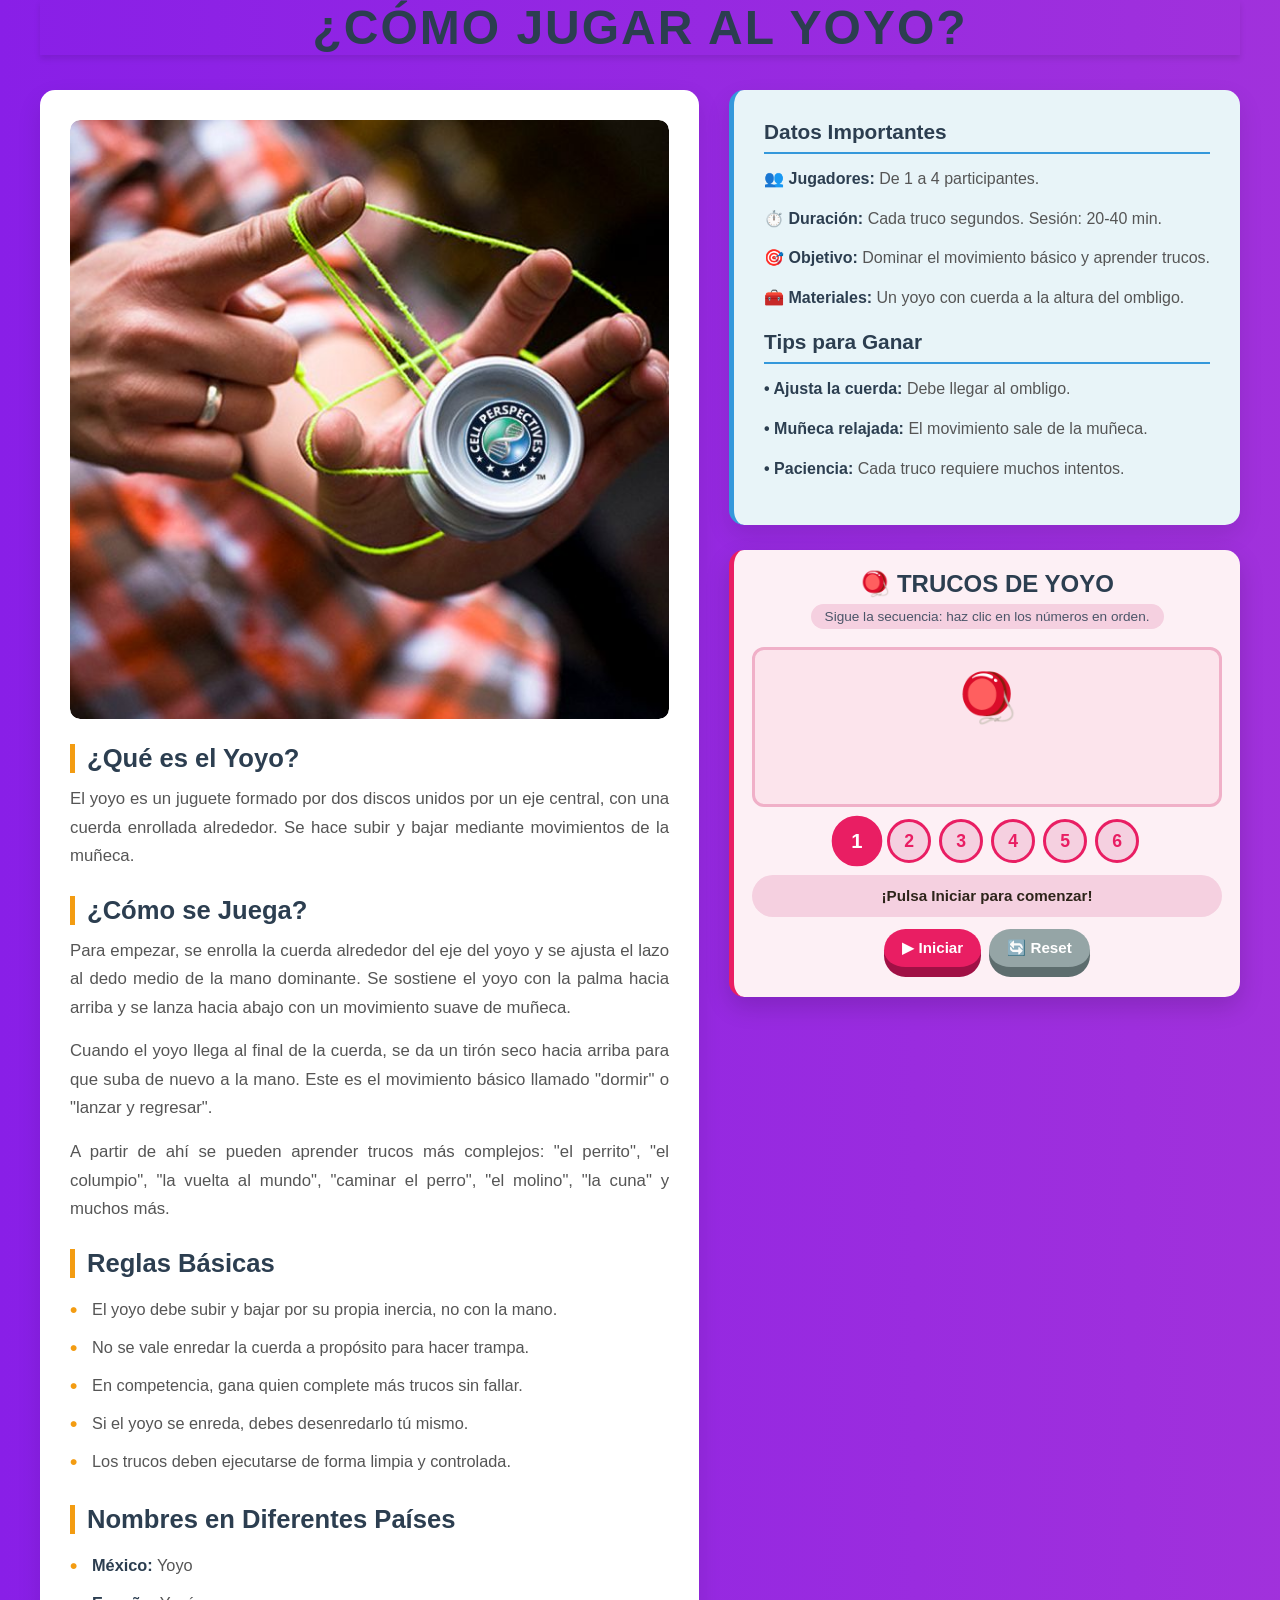
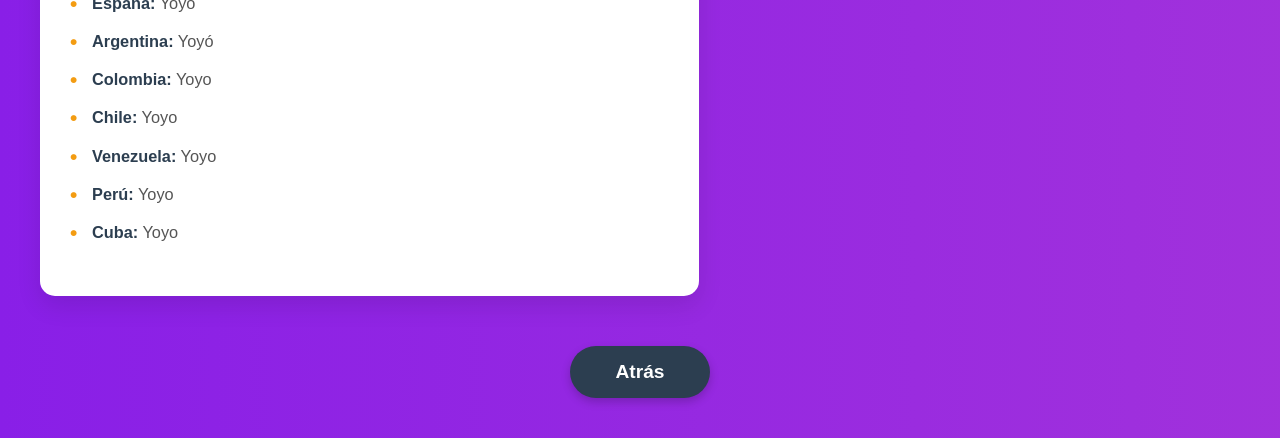
<file: Proyecto Juego/yoyo.html>
<!DOCTYPE html>
<html lang="es">
<head>
    <meta charset="UTF-8">
    <meta name="viewport" content="width=device-width, initial-scale=1.0">
    <title>Cómo Jugar al Yoyo</title>
    <link rel="icon" href="img/earth.jpg" type="image/jpg">
    <link rel="stylesheet" href="csses/style-juegos.css">
    <style>
        body {
            font-family: 'Segoe UI', Tahoma, Geneva, Verdana, sans-serif;
            background: linear-gradient(270deg, #ec065e, #e743bb, #b23eaa,#fd6fec, #af3cd5, #891fe7);
            background-size: 800% 800%;
            animation: gradientShift 10s ease infinite;
            min-height: 100vh;
        }
        /* ===== JUEGO YOYO (prefijo yoyo-) ===== */
        .yoyo-caja { background: #fdf0f5; border-radius: 15px; padding: 20px 18px 25px; box-shadow: 0 10px 25px rgba(0,0,0,0.15); border-left: 5px solid #e91e63; text-align: center; }
        .yoyo-titulo { font-size: 1.5rem; color: #2c3e50; margin-bottom: 6px; font-weight: 800; text-transform: uppercase; }
        .yoyo-subtitulo { color: #4a5568; font-weight: 500; margin-bottom: 18px; background: #f5d0e0; display: inline-block; padding: 5px 14px; border-radius: 30px; font-size: 0.85rem; }
        .yoyo-escenario { position: relative; width: 100%; height: 160px; background: #fce4ec; border-radius: 12px; border: 3px solid #f0b0c8; margin-bottom: 12px; overflow: hidden; }
        .yoyo-figura { position: absolute; font-size: 3rem; left: 50%; transform: translateX(-50%); top: 20px; transition: top 0.3s ease; }
        .yoyo-secuencia { display: flex; justify-content: center; gap: 8px; margin-bottom: 12px; flex-wrap: wrap; }
        .yoyo-paso { width: 44px; height: 44px; border-radius: 50%; background: #f5d0e0; border: 3px solid #e91e63; display: flex; align-items: center; justify-content: center; font-weight: 800; color: #e91e63; font-size: 1.1rem; transition: all 0.2s; }
        .yoyo-paso.activo { background: #e91e63; color: #fff; transform: scale(1.15); }
        .yoyo-paso.completado { background: #4caf50; border-color: #2e7d32; color: #fff; }
        .yoyo-mensaje { font-size: 0.95rem; font-weight: 600; background: #f5d0e0; color: #2d241a; padding: 8px 14px; border-radius: 40px; min-height: 2.6rem; display: flex; align-items: center; justify-content: center; margin-bottom: 12px; }
        .yoyo-botones { display: flex; gap: 8px; justify-content: center; flex-wrap: wrap; }
        .yoyo-boton { background: #e91e63; border: none; border-bottom: 5px solid #a01045; font-size: 0.95rem; font-weight: 700; padding: 10px 18px; border-radius: 40px; color: #fff; cursor: pointer; box-shadow: 0 5px 0 #a01045; }
        .yoyo-boton:active { transform: translateY(3px); box-shadow: 0 1px 0 #a01045; }
        .yoyo-boton.secundario { background: #95a5a6; border-bottom-color: #5d6d6e; box-shadow: 0 5px 0 #5d6d6e; }
    </style>
</head>
<body>
    <div class="contenedor-principal">
        <h1 class="titulo-principal">¿Cómo Jugar al Yoyo?</h1>
        <div class="seccion-recursos">
            <div class="recuadro-izquierda">
                <div class="espacio-imagen"><img src="img/f.jpg"></div>
                <div class="texto-recuerdo">
                    <h2>¿Qué es el Yoyo?</h2>
                    <p>El yoyo es un juguete formado por dos discos unidos por un eje central, con una cuerda enrollada alrededor. Se hace subir y bajar mediante movimientos de la muñeca.</p>
                    <h2>¿Cómo se Juega?</h2>
                    <p>Para empezar, se enrolla la cuerda alrededor del eje del yoyo y se ajusta el lazo al dedo medio de la mano dominante. Se sostiene el yoyo con la palma hacia arriba y se lanza hacia abajo con un movimiento suave de muñeca.</p>
                    <p>Cuando el yoyo llega al final de la cuerda, se da un tirón seco hacia arriba para que suba de nuevo a la mano. Este es el movimiento básico llamado "dormir" o "lanzar y regresar".</p>
                    <p>A partir de ahí se pueden aprender trucos más complejos: "el perrito", "el columpio", "la vuelta al mundo", "caminar el perro", "el molino", "la cuna" y muchos más.</p>
                    <h2>Reglas Básicas</h2>
                    <ul>
                        <li>El yoyo debe subir y bajar por su propia inercia, no con la mano.</li>
                        <li>No se vale enredar la cuerda a propósito para hacer trampa.</li>
                        <li>En competencia, gana quien complete más trucos sin fallar.</li>
                        <li>Si el yoyo se enreda, debes desenredarlo tú mismo.</li>
                        <li>Los trucos deben ejecutarse de forma limpia y controlada.</li>
                    </ul>
                    <h2>Nombres en Diferentes Países</h2>
                    <ul>
                        <li><strong>México:</strong> Yoyo</li>
                        <li><strong>España:</strong> Yoyó</li>
                        <li><strong>Argentina:</strong> Yoyó</li>
                        <li><strong>Colombia:</strong> Yoyo</li>
                        <li><strong>Chile:</strong> Yoyo</li>
                        <li><strong>Venezuela:</strong> Yoyo</li>
                        <li><strong>Perú:</strong> Yoyo</li>
                        <li><strong>Cuba:</strong> Yoyo</li>
                    </ul>
                </div>
            </div>
            <div class="columna-derecha">
                <div class="recuadro-derecha">
                    <h2>Datos Importantes</h2>
                    <p><strong>👥 Jugadores:</strong> De 1 a 4 participantes.</p>
                    <p><strong>⏱️ Duración:</strong> Cada truco segundos. Sesión: 20-40 min.</p>
                    <p><strong>🎯 Objetivo:</strong> Dominar el movimiento básico y aprender trucos.</p>
                    <p><strong>🧰 Materiales:</strong> Un yoyo con cuerda a la altura del ombligo.</p>
                    <h2>Tips para Ganar</h2>
                    <p><strong>• Ajusta la cuerda:</strong> Debe llegar al ombligo.</p>
                    <p><strong>• Muñeca relajada:</strong> El movimiento sale de la muñeca.</p>
                    <p><strong>• Paciencia:</strong> Cada truco requiere muchos intentos.</p>
                </div>
                <div class="yoyo-caja">
                    <h2 class="yoyo-titulo">🪀 Trucos de Yoyo</h2>
                    <p class="yoyo-subtitulo">Sigue la secuencia: haz clic en los números en orden.</p>
                    <div class="yoyo-escenario">
                        <div class="yoyo-figura" id="yoyoFigura">🪀</div>
                    </div>
                    <div class="yoyo-secuencia" id="yoyoSecuencia"></div>
                    <div class="yoyo-mensaje" id="yoyoMensaje">¡Pulsa Iniciar para comenzar!</div>
                    <div class="yoyo-botones">
                        <button class="yoyo-boton" id="yoyoIniciar">▶ Iniciar</button>
                        <button class="yoyo-boton secundario" id="yoyoReset">🔄 Reset</button>
                    </div>
                </div>
            </div>
        </div>
        <div class="contenedor-boton"><a href="jugar.html" class="boton-regresar">Atrás</a></div>
    </div>
    <script>
    (function(){
        const secEl=document.getElementById('yoyoSecuencia'),msg=document.getElementById('yoyoMensaje'),fig=document.getElementById('yoyoFigura'),btnIniciar=document.getElementById('yoyoIniciar'),btnReset=document.getElementById('yoyoReset');
        const secuencia=[1,2,3,4,5,6];let idx=0,jugando=false;
        function build(){
            secEl.innerHTML='';secuencia.forEach((n,i)=>{const d=document.createElement('div');d.className='yoyo-paso';d.textContent=n;d.dataset.idx=i;secEl.appendChild(d);});
            idx=0;actualizar();
        }
        function actualizar(){secEl.querySelectorAll('.yoyo-paso').forEach((p,i)=>{p.classList.remove('activo','completado');if(i<idx)p.classList.add('completado');if(i===idx)p.classList.add('activo');});}
        function iniciar(){jugando=true;idx=0;actualizar();msg.textContent='¡Haz clic en el paso 1!';fig.style.top='20px';}
        secEl.addEventListener('click',(e)=>{
            if(!jugando)return;
            const paso=e.target.closest('.yoyo-paso');if(!paso)return;
            const i=parseInt(paso.dataset.idx);
            if(i===idx){
                idx++;actualizar();fig.style.top=(20+idx*18)+'px';
                if(idx===secuencia.length){jugando=false;msg.textContent='🎉 ¡Completaste todos los trucos!';}
                else msg.textContent='✅ ¡Bien! Ahora el paso '+(idx+1);
            }else{msg.textContent='❌ Ese no es el paso. Toca el '+(idx+1);fig.style.top='20px';}
        });
        btnIniciar.addEventListener('click',iniciar);
        btnReset.addEventListener('click',()=>{jugando=false;build();msg.textContent='¡Pulsa Iniciar para comenzar!';fig.style.top='20px';});
        build();
    })();
    </script>
</body>
</html>
</file>
<file: Proyecto Juego/csses/indexx.css>
/* =========================================================
   ESTILOS GENERALES
   ========================================================= */
body {
    background: linear-gradient(#001f3f, #0074d9, #ffffff);
    font-family: "Lucida Handwriting", cursive;
    background-repeat: no-repeat;
    background-attachment: fixed;
    height: 100vh;
    margin: 0;
    overflow-x: hidden; /* evita scroll horizontal en móvil */
}

/* =========================================================
   NUBES (escritorio)
   ========================================================= */
.nube1, .nube2, .nube3, .nube4, .nube5 {
    position: relative;
    width: 200px;
    height: 100px;
}

.nube1 { margin-top: 20px;  margin-left: 50px;  }
.nube2 { margin-top: 60px;  margin-left: 200px; }
.nube3 { margin-top: -206px; margin-left: 460px; }
.nube4 { margin-top: 30px;  margin-left: 700px; }
.nube5 { margin-top: -260px; margin-left: 920px; }

.circulo1, .circulo2, .circulo3, .circulo4, .circulo5 {
    background-color: #ffffff;
    position: absolute;
    border-radius: 50%;
}

.circulo1.grande      { width: 110px; height: 98px; bottom: 0; left: 40px; }
.circulo1.mediano-izq { width: 69px;  height: 73px; bottom: 0; left: 0;    }
.circulo1.mediano-der { width: 86px;  height: 70px; bottom: 0; right: 0;   }

.circulo2.grande      { width: 114px; height: 98px; bottom: 0; left: 40px; }
.circulo2.mediano-izq { width: 98px;  height: 73px; bottom: 0; left: 0;    }
.circulo2.mediano-der { width: 98px;  height: 70px; bottom: 0; right: 0;   }

.circulo3.grande      { width: 110px; height: 80px; bottom: 0; left: 40px; }
.circulo3.mediano-izq { width: 89px;  height: 99px; bottom: 0; left: 0;    }
.circulo3.mediano-der { width: 88px;  height: 55px; bottom: 0; right: 0;   }

.circulo4.grande      { width: 96px;  height: 90px; bottom: 0; left: 40px; }
.circulo4.mediano-izq { width: 69px;  height: 67px; bottom: 0; left: 0;    }
.circulo4.mediano-der { width: 90px;  height: 70px; bottom: 0; right: 0;   }

.circulo5.grande      { width: 100px; height: 98px; bottom: 0; left: 40px; }
.circulo5.mediano-izq { width: 90px;  height: 73px; bottom: 0; left: 0;    }
.circulo5.mediano-der { width: 90px;  height: 70px; bottom: 0; right: 0;   }

/* =========================================================
   TÍTULOS (escritorio)
   ========================================================= */
.titulo-palpitante1 {
    position: absolute;
    top: 130px;
    left: 680px;
    margin: 0;
    color: #f3056c;
    font-size: 3rem;
    font-weight: bold;
    animation: latido 3s ease-in-out infinite;
    will-change: transform;
}

.titulo-palpitante2 {
    position: absolute;
    top: 235px;
    left: 440px;
    margin: 0;
    color: #f8d303;
    font-size: 3.5rem;
    font-weight: bold;
    text-transform: uppercase;
    animation: latido 3s ease-in-out infinite;
    will-change: transform;
}

@keyframes latido {
    0%   { transform: scale(1); }
    50%  { transform: scale(1.1); }
    100% { transform: scale(1); }
}

/* =========================================================
   BOTONES (escritorio)
   ========================================================= */
.boton-lego2 { top: 220px; left: 300px; margin: 0; }
.boton-lego3 { top: 300px; left: 326px; margin: 0; }
.boton-lego4 { top: 300px; left: 290px; margin: 0; }

.boton-lego {
    position: relative;
    background-color: #12ffef;
    color: #045889;
    font-family: 'Arial Black', sans-serif;
    font-size: 18px;
    font-weight: bold;
    letter-spacing: 2px;
    padding: 15px 40px;
    border: none;
    border-radius: 4px;
    cursor: pointer;
    box-shadow: 0 5px 0 #42056a;
    transition: transform 0.2s ease, box-shadow 0.2s ease;
}

.boton-lego:hover {
    transform: scale(1.05);
    box-shadow: 0 8px 15px rgba(0, 0, 0, 0.2), 0 5px 0 #42056a;
}

/* =========================================================
   IMÁGENES ESQUINAS (escritorio)
   ========================================================= */
.esquina-inferior-derecha,
.esquina-inferior-izquierda,
.esquina-inferior-centro {
    position: fixed;
    bottom: 0;
    width: 289px;
    height: auto;
    z-index: 1000;
}

.esquina-inferior-derecha   { right: 0; }
.esquina-inferior-izquierda { left: 0;  }
.esquina-inferior-centro    { left: -70px; right: 0; margin: 0 auto; width: 100px; }

/* =========================================================
   RESPONSIVE — TABLET (hasta 900px)
   ========================================================= */
@media (max-width: 900px) {
    /* Quitamos el posicionamiento absoluto y usamos flujo normal */
    .titulo-palpitante1,
    .titulo-palpitante2 {
        position: static;
        text-align: center;
        margin: 10px auto;
    }

    .titulo-palpitante1 { font-size: 2.2rem; }
    .titulo-palpitante2 { font-size: 3rem; margin-bottom: 20px; }

    /* Botones en columna, centrados */
    body > a {
        display: block;
        text-align: center;
        margin: 10px 0;
    }

    .boton-lego {
        position: static;
        display: inline-block;
        font-size: 1rem;
        padding: 12px 28px;
    }

    .boton-lego2,
    .boton-lego3,
    .boton-lego4 {
        top: auto;
        left: auto;
        margin: 0;
    }

    /* Nubes: las ocultamos en pantallas pequeñas para que no estorben */
    .pantalla-completa,
    .nube5 {
        display: none;
    }

    /* Imágenes decorativas más pequeñas */
    .esquina-inferior-derecha,
    .esquina-inferior-izquierda,
    .esquina-inferior-centro {
        width: 140px;
    }

    .esquina-inferior-centro {
        left: 0;
        right: 0;
        margin: 0 auto;
    }
    .contenedor-botones {
      display: flex;
      flex-direction: column;
      align-items: center;
      gap: 12px;
      margin: 20px 0;
    }
}

/* =========================================================
   RESPONSIVE — MÓVIL (hasta 480px)
   ========================================================= */
@media (max-width: 480px) {
    body {
        height: auto;
        min-height: 100vh;
        padding: 20px 10px 120px; /* espacio abajo para las imágenes */
    }

    .titulo-palpitante1 { font-size: 1.6rem; }
    .titulo-palpitante2 { font-size: 2.2rem; margin-bottom: 15px; }

    .boton-lego {
        font-size: 0.9rem;
        padding: 10px 22px;
        letter-spacing: 1px;
    }

    .esquina-inferior-derecha,
    .esquina-inferior-izquierda,
    .esquina-inferior-centro {
        width: 90px;
    }
}
</file>
<file: Proyecto Juego/csses/aprendizaje.css>
/* --- Estilos Generales --- */
* {
    margin: 0;
    padding: 0;
    box-sizing: border-box;
}

body {
    font-family: 'Segoe UI', Tahoma, Geneva, Verdana, sans-serif;
    background-color: #0f740d;
    color: #333;
    padding: 0; /* Quitamos padding para que la barra superior toque los bordes */
}

.contenedor-principal {
    width: 100%;
    min-height: 100vh;
    display: flex;
    flex-direction: column;
}

/* =====================================================
   BARRA SUPERIOR CON EL TÍTULO
   Ocupa todo el ancho y está pegada hasta arriba
   ===================================================== */
.barra-titulo {
    width: 100%;
    background: linear-gradient(135deg, #ed1b1b, #8a0808);
    padding: 30px 20px;
    text-align: center;
    box-shadow: 0 4px 15px rgba(0,0,0,0.2);
}

.barra-titulo h1 {
    color: #ffffff;
    font-size: 3.5rem;
    text-transform: uppercase;
    letter-spacing: 3px;
    font-weight: 800;
    text-shadow: 2px 2px 5px rgba(0,0,0,0.4);
}

/* =====================================================
   SECCIÓN DE DATOS IMPORTANTES (CENTRO)
   Recuadro central con espacio a los lados para figuras
   ===================================================== */
.seccion-datos {
    display: flex;
    align-items: center;
    justify-content: space-between;
    padding: 40px 30px;
    gap: 20px;
}

/* Recuadro central */
.recuadro-datos {
    flex: 1;
    max-width: 700px; /* No ocupa todo el ancho, deja espacio a los lados */
    margin: 0 auto;
    background-color: #dfebe2;
    border-radius: 15px;
    padding: 30px 40px;
    box-shadow: 0 10px 25px rgba(0,0,0,0.1);
    border-top: 5px solid #783705;
}

.recuadro-datos h2 {
    color: #502c2c;
    font-size: 1.8rem;
    margin-bottom: 15px;
    text-align: center;
}

.recuadro-datos p {
    line-height: 1.6;
    font-size: 1.1rem;
    color: #555;
    margin-bottom: 15px;
    text-align: center;
}

.recuadro-datos ul {
    list-style: none;
    display: flex;
    justify-content: center;
    flex-wrap: wrap;
    gap: 15px;
    margin-top: 15px;
}

.recuadro-datos ul li {
    background-color: #f4f4f9;
    padding: 10px 20px;
    border-radius: 30px;
    font-weight: 600;
    color: #502c2c;
    box-shadow: 0 2px 5px rgba(0,0,0,0.05);
}

/* =====================================================
   FIGURAS DECORATIVAS A LOS LADOS
   ===================================================== */
.figuras-lado {
    display: flex;
    flex-direction: column;
    align-items: center;
    justify-content: center;
    gap: 20px;
    width: 100px;
    flex-shrink: 0;
}

.figura {
    font-size: 2.5rem;
    color: #ffffff;
    display: inline-block;
    animation: flotar 3s ease-in-out infinite;
}

/* Animación suave para las figuras */
@keyframes flotar {
    0%, 100% { transform: translateY(0); }
    50% { transform: translateY(-10px); }
}

/* Pequeño retardo en cada figura para efecto escalonado */
.figura:nth-child(2) { animation-delay: 0.5s; }
.figura:nth-child(3) { animation-delay: 1s; }
.figura:nth-child(4) { animation-delay: 1.5s; }

/* =====================================================
   SECCIÓN DE LOS RECUADROS DE CONTENIDO
   ===================================================== */
.seccion-recursos {
    display: flex;
    gap: 30px;
    padding: 0 40px 40px 40px;
    align-items: stretch;
}

/* Recuadro Izquierda (Grande) */
.recuadro-izquierda {
    flex: 2;
    background-color: #ffffff;
    border-radius: 15px;
    padding: 30px;
    box-shadow: 0 10px 25px rgba(0,0,0,0.1);
    display: flex;
    flex-direction: column;
}

.espacio-imagen {
    width: 100%;
    margin-bottom: 25px;
    border-radius: 10px;
    overflow: hidden;
}

.espacio-imagen img {
    width: 100%;
    height: auto;
    display: block;
    object-fit: cover;
    border-radius: 10px;
}

.texto-recuerdo h2 {
    color: #a70707;
    margin-bottom: 15px;
    font-size: 2rem;
}

.texto-recuerdo p {
    line-height: 1.6;
    font-size: 1.1rem;
    color: #555;
    margin-bottom: 15px;
}

/* Recuadro Derecha (Pequeño) */
.recuadro-derecha {
    flex: 1;
    background-color: #e8f4f8;
    border-radius: 15px;
    padding: 30px;
    box-shadow: 0 10px 25px rgba(0,0,0,0.1);
    border-left: 5px solid #3498db;
}

.recuadro-derecha h2 {
    color: #2c3e50;
    margin-bottom: 15px;
    font-size: 1.5rem;
}

.recuadro-derecha p {
    line-height: 1.6;
    font-size: 1rem;
    color: #555;
    margin-bottom: 15px;
}
h2 {
    color: #e40303;
}
h3 {
    color: #dca204;
}


/* =====================================================
   BOTÓN DE REGRESO
   ===================================================== */
.contenedor-boton {
    text-align: center;
    padding: 20px 20px 50px 20px;
}

.boton-regresar {
    display: inline-block;
    background-color: #2c3e50;
    color: #ffffff;
    text-decoration: none;
    padding: 15px 40px;
    font-size: 1.2rem;
    border-radius: 50px;
    transition: background-color 0.3s ease, transform 0.2s ease;
    font-weight: bold;
    box-shadow: 0 4px 10px rgba(0,0,0,0.2);
}

.boton-regresar:hover {
    background-color: #34495e;
    transform: translateY(-3px);
    box-shadow: 0 6px 15px rgba(0,0,0,0.3);
}

/* =====================================================
   RESPONSIVE (Para móviles)
   ===================================================== */
@media (max-width: 768px) {
    .barra-titulo h1 {
        font-size: 2.2rem;
    }

    .seccion-datos {
        flex-direction: column;
        padding: 30px 20px;
    }

    .figuras-lado {
        flex-direction: row;
        width: 100%;
        justify-content: center;
    }

    .figura {
        font-size: 2rem;
    }

    .seccion-recursos {
        flex-direction: column;
        padding: 0 20px 30px 20px;
    }

    .recuadro-izquierda,
    .recuadro-derecha {
        flex: none;
        width: 100%;
    }

    .texto-recuerdo h2 {
        font-size: 1.6rem;
    }
}
</file>
<file: Proyecto Juego/csses/style-juegos.css>
/* ===== ESTILOS GENERALES ===== */
* {
    margin: 0;
    padding: 0;
    box-sizing: border-box;
}

/* Definición de la animación del gradiente (desplazamiento de colores) */
@keyframes gradientShift {
    0% {   /* Al inicio de la animación */
        background-position: 0% 50%;  /* Gradiente comenzando en la posición izquierda */
    }
    50% {  /* A la mitad de la animación */
        background-position: 100% 50%; /* Gradiente desplazado a la derecha */
    }
    100% { /* Al final de la animación (vuelve al inicio) */
        background-position: 0% 50%;   /* Regresa a la posición izquierda */
    }
}

.contenedor-principal {
    width: 100%;
    max-width: 1200px; /* Ancho máximo para que no se estire demasiado */
}

/* --- Título Principal --- */
.titulo-principal {
    text-align: center;
    font-size: 3.5rem; /* Tamaño grande */
    color: #000000;
    box-shadow: 0 4px 6px rgba(0, 0, 0, 0.1); /* Sombra sutil */
    margin-bottom: 40px;
    text-transform: uppercase;
    letter-spacing: 2px;
    font-weight: 800;
}

/* --- Sección de Recuadros (Flexbox) --- */
.seccion-recursos {
    display: flex;
    gap: 30px; /* Separación entre los recuadros */
    margin-bottom: 40px;
    align-items: stretch; /* Para que ambos midan lo mismo de alto */
}

/* --- Recuadro Izquierda (Grande) --- */
.recuadro-izquierda {
    flex: 2; /* Ocupa 2/3 del espacio */
    background-color: #ffffff;
    border-radius: 15px;
    padding: 30px;
    box-shadow: 0 10px 25px rgba(0,0,0,0.1);
    display: flex;
    flex-direction: column;
}

.espacio-imagen {
    width: 100%;
    margin-bottom: 25px;
    border-radius: 10px;
    overflow: hidden;
}

.espacio-imagen img {
    width: 100%;
    height: auto;
    display: block;
    object-fit: cover;
    border-radius: 10px;
}

.texto-recuerdo h2 {
    color: #2c3e50;
    margin-bottom: 15px;
    font-size: 2rem;
}

.texto-recuerdo p {
    line-height: 1.6;
    font-size: 1.1rem;
    color: #555;
    margin-bottom: 15px;
}

/* --- Recuadro Derecha (Pequeño) --- */
.recuadro-derecha {
    flex: 1; /* Ocupa 1/3 del espacio */
    background-color: #e8f4f8; /* Un color ligeramente distinto para diferenciar */
    border-radius: 15px;
    padding: 30px;
    box-shadow: 0 10px 25px rgba(0,0,0,0.1);
    border-left: 5px solid #3498db; /* Detalle visual */
}

.recuadro-derecha h2 {
    color: #2c3e50;
    margin-bottom: 15px;
    font-size: 1.5rem;
}

.recuadro-derecha p {
    line-height: 1.6;
    font-size: 1rem;
    color: #555;
    margin-bottom: 15px;
}

/* --- Botón de Regreso --- */
.contenedor-boton {
    text-align: center;
    margin-top: 20px;
}

.boton-regresar {
    display: inline-block;
    background-color: #48706c;
    color: #ffffff;
    text-decoration: none;
    padding: 15px 40px;
    font-size: 1.2rem;
    border-radius: 50px;
    transition: background-color 0.3s ease, transform 0.2s ease;
    font-weight: bold;
    box-shadow: 0 4px 10px rgba(0,0,0,0.2);
}

.boton-regresar:hover {
    background-color: #34495e;
    transform: translateY(-3px);
    box-shadow: 0 6px 15px rgba(0,0,0,0.3);
}

/* --- Responsive (Para móviles) --- */
@media (max-width: 768px) {
    .seccion-recursos {
        flex-direction: column; /* Se apilan en pantallas pequeñas */
    }
    
    .titulo-principal {
        font-size: 2.5rem;
    }

    .recuadro-izquierda, 
    .recuadro-derecha {
        flex: none; /* Se ajustan al ancho completo */
        width: 100%;
    }
}


.contenedor-principal {
    width: 100%;
    max-width: 1200px;
    margin: 0 auto;
}

/* ===== TÍTULO PRINCIPAL ===== */
.titulo-principal {
    text-align: center;
    font-size: 3rem;
    color: #2c3e50;
    margin-bottom: 35px;
    text-transform: uppercase;
    letter-spacing: 2px;
    font-weight: 800;
}

/* ===== SECCIÓN DE RECUADROS ===== */
.seccion-recursos {
    display: flex;
    gap: 30px;
    margin-bottom: 40px;
    align-items: flex-start; /* Alinea los recuadros al inicio para que no se estiren */
}

/* ===== RECUADRO IZQUIERDA (GRANDE) ===== */
.recuadro-izquierda {
    flex: 2;
    background-color: #ffffff;
    border-radius: 15px;
    padding: 30px;
    box-shadow: 0 10px 25px rgba(0,0,0,0.1);
    display: flex;
    flex-direction: column;
}

.espacio-imagen {
    width: 100%;
    margin-bottom: 25px;
    border-radius: 10px;
    overflow: hidden;
}

.espacio-imagen img {
    width: 100%;
    height: auto;
    display: block;
    object-fit: cover;
    border-radius: 10px;
}

/* ===== TEXTO DEL RECUADRO GRANDE ===== */
.texto-recuerdo h2 {
    color: #2c3e50;
    margin: 25px 0 12px 0;
    font-size: 1.6rem;
    border-left: 5px solid #f39c12;
    padding-left: 12px;
}

.texto-recuerdo h2:first-of-type {
    margin-top: 0;
}

.texto-recuerdo p {
    line-height: 1.7;
    font-size: 1.05rem;
    color: #555;
    margin-bottom: 15px;
    text-align: justify;
}

.texto-recuerdo ul {
    list-style: none;
    padding-left: 0;
    margin-bottom: 15px;
}

.texto-recuerdo ul li {
    position: relative;
    padding: 6px 0 6px 22px;
    line-height: 1.6;
    color: #555;
    font-size: 1.02rem;
}

.texto-recuerdo ul li::before {
    content: "•";
    color: #f39c12;
    font-weight: bold;
    font-size: 1.3rem;
    position: absolute;
    left: 0;
    top: 3px;
}

.texto-recuerdo ul li strong {
    color: #2c3e50;
}

/* ===== RECUADRO DERECHA (PEQUEÑO) ===== */
.columna-derecha {
    display: flex;
    flex-direction: column;   /* Apila los recuadros verticalmente */
    gap: 25px;                /* Separación entre recuadros */
}
.recuadro-derecha {
    background-color: #e8f4f8;
    border-radius: 15px;
    padding: 30px;
    box-shadow: 0 10px 25px rgba(0,0,0,0.1);
    border-left: 5px solid #3498db;
}


.recuadro-derecha h2 {
    color: #2c3e50;
    margin: 20px 0 12px 0;
    font-size: 1.3rem;
    padding-bottom: 8px;
    border-bottom: 2px solid #3498db;
}


.recuadro-derecha h2:first-of-type {
    margin-top: 0;
}

.recuadro-derecha p {
    line-height: 1.6;
    font-size: 1rem;
    color: #555;
    margin-bottom: 14px;
}

.recuadro-derecha p strong {
    color: #2c3e50;
}

/* ===== BOTÓN REGRESAR ===== */
.contenedor-boton {
    text-align: center;
    padding: 10px 0 40px 0;
}

.boton-regresar {
    display: inline-block;
    background-color: #2c3e50;
    color: #ffffff;
    text-decoration: none;
    padding: 15px 45px;
    font-size: 1.2rem;
    border-radius: 50px;
    transition: background-color 0.3s ease, transform 0.2s ease;
    font-weight: bold;
    box-shadow: 0 4px 10px rgba(0,0,0,0.2);
}

.boton-regresar:hover {
    background-color: #34495e;
    transform: translateY(-3px);
    box-shadow: 0 6px 15px rgba(0,0,0,0.3);
}

/* ===== RESPONSIVE ===== */
@media (max-width: 768px) {
    .titulo-principal {
        font-size: 2rem;
    }

    .seccion-recursos {
        flex-direction: column;
    }

    .recuadro-izquierda,
    .recuadro-derecha {
        flex: none;
        width: 100%;
    }

    .recuadro-derecha {
        border-left: none;
        border-top: 5px solid #3498db;
    }

    .texto-recuerdo h2 {
        font-size: 1.35rem;
    }
}


@media (max-width: 480px) {
    .balero-escenario { width: 150px; height: 190px; }
    .balero-eje { height: 90px; width: 12px; }
    .balero-bola { width: 50px; height: 58px; }
    .balero-bola.ensartada { top: 95px; }
    .balero-bola.fallada { top: 165px; }
    .balero-titulo { font-size: 1.2rem; }
    .balero-mensaje { font-size: 0.8rem; padding: 6px 10px; }
    .balero-boton { font-size: 0.9rem; padding: 8px 18px; }
}

@media (max-width: 480px) {
    .trompo-escenario { width: 140px; height: 140px; }
    .trompo-figura { font-size: 3.5rem; }
    .trompo-titulo { font-size: 1.2rem; }
    .trompo-mensaje { font-size: 0.8rem; padding: 6px 10px; }
}

@media (max-width: 480px) {
    .dinamico-escenario { height: 130px; }
    .dinamico-blanco { width: 38px; height: 38px; font-size: 0.85rem; }
    .dinamico-titulo { font-size: 1.2rem; }
    .dinamico-mensaje { font-size: 0.8rem; padding: 6px 10px; }
    .dinamico-marcador div { font-size: 0.8rem; padding: 5px 10px; }
}

@media (max-width: 480px) {
    .loteria-tablero { max-width: 220px; gap: 6px; }
    .loteria-carta { font-size: 1.4rem; }
    .loteria-titulo { font-size: 1.2rem; }
    .loteria-mensaje { font-size: 0.8rem; padding: 6px 10px; }
    .loteria-marcador div { font-size: 0.8rem; padding: 5px 10px; }
}

@media (max-width: 480px) {
    .matatena-escenario { height: 130px; }
    .matatena-pieza { width: 30px; height: 30px; }
    .matatena-titulo { font-size: 1.2rem; }
    .matatena-mensaje { font-size: 0.8rem; padding: 6px 10px; }
    .matatena-marcador div { font-size: 0.8rem; padding: 5px 10px; }
}

@media (max-width: 480px) {
    .stop-letra { font-size: 2rem; }
    .stop-campo label { font-size: 0.8rem; min-width: 55px; }
    .stop-campo input { font-size: 0.85rem; padding: 6px 10px; }
    .stop-titulo { font-size: 1.2rem; }
    .stop-mensaje { font-size: 0.8rem; padding: 6px 10px; }
    .stop-boton { font-size: 0.85rem; padding: 8px 16px; }
}

@media (max-width: 480px) {
    .canicas-escenario { height: 140px; }
    .canicas-circulo { width: 90px; height: 90px; }
    .canica { width: 24px; height: 24px; }
    .canicas-titulo { font-size: 1.2rem; }
    .canicas-mensaje { font-size: 0.8rem; padding: 6px 10px; }
    .canicas-marcador div { font-size: 0.8rem; padding: 5px 10px; }
}

@media (max-width: 480px) {
    .cuerda-escenario { height: 120px; }
    .cuerda-saltador { font-size: 2.2rem; }
    .cuerda-titulo { font-size: 1.2rem; }
    .cuerda-mensaje { font-size: 0.8rem; padding: 6px 10px; }
    .cuerda-boton { font-size: 0.85rem; padding: 8px 16px; }
}

@media (max-width: 480px) {
    .yoyo-escenario { height: 130px; }
    .yoyo-figura { font-size: 2.2rem; }
    .yoyo-paso { width: 36px; height: 36px; font-size: 0.95rem; }
    .yoyo-titulo { font-size: 1.2rem; }
    .yoyo-mensaje { font-size: 0.8rem; padding: 6px 10px; }
    .yoyo-boton { font-size: 0.85rem; padding: 8px 16px; }
}
</file>
<file: Proyecto Juego/csses/juego.css>
body {
    /* Asegura que el fondo cubra toda la pantalla */
    margin: 0;
    height: 100vh; 
    background: linear-gradient(to right, #073d02, #ffffff, #9c0202);
}

.titulo-neon {
  font-size: 3rem;
  color: #000000;
  text-align: center;
  text-shadow:
    0 0 5px #d0ede7,
    0 0 10px #934816,
    0 0 20px #834716,
    0 0 40px #c06b2a,
    0 0 80px #804a1c;
  animation: parpadeo 1.5s infinite alternate;
}
.titulo-responsive {
  font-size: clamp(1.5rem, 5vw, 4rem);
  font-weight: bold;
  color: #000000;
  text-align: center;
  line-height: 1.2;
  letter-spacing: 2px;
}

.parrafo {
  text-align: center;
  font-family: 'Lucida Console', monospace;
  font-size: 25px;
  color: #333;
  line-height: 1.6;
  max-width: 700px;
  margin: 0 auto;
}
@keyframes parpadeo {
  from { opacity: 1; }
  to { opacity: 0.85; }
}

/*  GALERÍA  */
.galeria {
    display: grid;
    grid-template-columns: repeat(auto-fill, minmax(220px, 1fr));
    font-family: "Lucida console", monospace;
    gap: 24px;
    width: 100%;
    padding: 8px 0;
}

/*  TARJETA  */
.tarjeta {
    display: flex;
    flex-direction: column;
    background:#ffffff;
    border-radius:16px;
    overflow: hidden;
    box-shadow:  0 8px 20px rgba(0, 0, 0, 0.08);
    border: 3px solid  #d4c5b0;
    text-decoration: none;
    color: inherit;
    transition: transform 0.25s ease,
                box-shadow 0.25s ease,
                border-color 0.25s ease;
    cursor: pointer;
}

.tarjeta:hover {
    transform: translateY(-6px);
    box-shadow: 0 14px 30px rgba(0, 0, 0, 0.274);
    border-color:  #f2f5f4;
}

/* IMAGEN DENTRO DEL RECUADRO  */
.tarjeta-imagen {
    width: 100%;
    aspect-ratio: 4 / 3;
    overflow: hidden;
    background:#f5f0e8;
    display: flex;
    align-items: center;
    justify-content: center;
}

.tarjeta-imagen img {
    width: 100%;
    height: 100%;
    object-fit: cover;
    display: block;
    transition: transform 0.4s ease;
}

.tarjeta:hover .tarjeta-imagen img {
    transform: scale(1.08);
}

/* NOMBRE DEBAJO DE LA IMAGEN  */
.tarjeta-info {
    padding: 14px 16px;
    text-align: center;
    background: #d30a6b;
    transition: 0.25s ease;
}

.tarjeta:hover .tarjeta-info {
    background: #b10067;
}

.tarjeta-info h3 {
    font-size: 1.05rem;
    color: #ffffff;
    font-weight: 700;
    letter-spacing: 0.3px;
    margin: 0;
}

.tarjeta-info p {
    display: none; /* ocultamos la descripción, solo queremos el nombre */
}

/*  RESPONSIVE  */
@media (max-width: 550px) {
    .galeria {
        grid-template-columns: repeat(auto-fill, minmax(150px, 1fr));
        gap: 14px;
    }

    .tarjeta-info {
        padding: 10px 12px;
    }

    .tarjeta-info h3 {
        font-size: 0.9rem;
    }
}

.btn-regresar {
    display: inline-flex;
    align-items: center;
    gap: 6px;
    padding: 10px 18px;
    background: transparent;
    color: #3d4c59;
    border: 2px solid #4b7396;
    border-radius: 12px;
    font-size: 0.95rem;
    font-weight: 600;
    cursor: pointer;
    transition: 0.25s ease, border-color 0.25s ease, transform 0.25s ease;
    align-self: flex-start;
}

.btn-regresar:hover {
    background: #e5e8eb;
    color: rgb(94, 4, 112);
    border-color: #0d0581;
    transform: translateX(-3px);
}

.btn-regresar:active {
    transform: translateX(-3px) scale(0.97);
}

.footer {
    text-align: center;
    padding: 20px;
    color: #8a9aa8;
    font-size: 0.85rem;
}
</file>
<file: Proyecto Juego/csses/trucos.css>
/* =====================================================
   RESET Y ESTILOS GENERALES
   ===================================================== */
* {
    margin: 0;
    padding: 0;
    box-sizing: border-box;
}

body {
    font-family: 'Segoe UI', Tahoma, Geneva, Verdana, sans-serif;
    /* Gradiente con los 3 colores: rosa mexicano, azul y amarillo */
    background: linear-gradient(135deg, #E5007E 0%, #0066B3 50%, #FFC72C 100%);
    background-attachment: fixed;
    min-height: 100vh;
    padding: 40px 20px;
}

/* =====================================================
   CONTENEDOR PRINCIPAL
   ===================================================== */
.contenedor-principal {
    width: 100%;
    max-width: 900px;
    margin: 0 auto;
}

/* =====================================================
   TÍTULO PRINCIPAL
   ===================================================== */
.titulo-principal {
    text-align: center;
    font-size: 3.2rem;
    color: #ffffff;
    margin-bottom: 10px;
    text-transform: uppercase;
    letter-spacing: 3px;
    font-weight: 800;
    text-shadow: 3px 3px 10px rgba(0, 0, 0, 0.4);
}

.subtitulo {
    text-align: center;
    color: #FFC72C;
    font-size: 1.2rem;
    font-style: italic;
    margin-bottom: 40px;
    text-shadow: 2px 2px 6px rgba(0, 0, 0, 0.4);
    font-weight: 600;
}

/* =====================================================
   RECUADRO CENTRAL
   ===================================================== */
.recuadro-central {
    background-color: #ffffff;
    border-radius: 20px;
    padding: 40px;
    box-shadow: 0 15px 40px rgba(0, 0, 0, 0.3);
    border-top: 8px solid #E5007E;
    border-bottom: 8px solid #FFC72C;
    margin-bottom: 40px;
}

/* =====================================================
   BLOQUE DE CADA JUEGO
   ===================================================== */
.juego-bloque {
    margin-bottom: 35px;
    padding-bottom: 25px;
    border-bottom: 2px dashed #e0e0e0;
}

.juego-bloque:last-child {
    margin-bottom: 0;
    padding-bottom: 0;
    border-bottom: none;
}

.juego-bloque h2 {
    color: #0066B3;
    font-size: 1.7rem;
    margin-bottom: 18px;
    padding-bottom: 10px;
    border-bottom: 3px solid #FFC72C;
    display: flex;
    align-items: center;
    gap: 12px;
}

.icono {
    font-size: 1.8rem;
    background-color: #E5007E;
    width: 50px;
    height: 50px;
    border-radius: 50%;
    display: inline-flex;
    align-items: center;
    justify-content: center;
    box-shadow: 0 4px 10px rgba(229, 0, 126, 0.3);
}

/* =====================================================
   LISTA DE TRUCOS
   ===================================================== */
.juego-bloque ul {
    list-style: none;
    padding-left: 0;
}

.juego-bloque ul li {
    position: relative;
    padding: 10px 0 10px 32px;
    line-height: 1.6;
    color: #444;
    font-size: 1.02rem;
    border-bottom: 1px solid #f5f5f5;
}

.juego-bloque ul li:last-child {
    border-bottom: none;
}

.juego-bloque ul li::before {
    content: "★";
    color: #FFC72C;
    font-size: 1.2rem;
    position: absolute;
    left: 5px;
    top: 9px;
    text-shadow: 1px 1px 2px rgba(0, 0, 0, 0.15);
}

.juego-bloque ul li strong {
    color: #E5007E;
    font-weight: 700;
}

/* =====================================================
   BOTÓN REGRESAR
   ===================================================== */
.contenedor-boton {
    text-align: center;
    padding: 10px 0 40px 0;
}

.boton-regresar {
    display: inline-block;
    background-color: #0066B3;
    color: #ffffff;
    text-decoration: none;
    padding: 15px 50px;
    font-size: 1.2rem;
    border-radius: 50px;
    transition: all 0.3s ease;
    font-weight: bold;
    box-shadow: 0 6px 15px rgba(0, 0, 0, 0.3);
    border: 3px solid #FFC72C;
}

.boton-regresar:hover {
    background-color: #E5007E;
    border-color: #ffffff;
    transform: translateY(-3px);
    box-shadow: 0 10px 20px rgba(0, 0, 0, 0.4);
}

/* =====================================================
   RESPONSIVE
   ===================================================== */
@media (max-width: 768px) {
    .titulo-principal {
        font-size: 2rem;
        letter-spacing: 2px;
    }

    .subtitulo {
        font-size: 1rem;
    }

    .recuadro-central {
        padding: 25px 20px;
        border-top-width: 6px;
        border-bottom-width: 6px;
    }

    .juego-bloque h2 {
        font-size: 1.35rem;
        flex-direction: column;
        align-items: flex-start;
        gap: 8px;
    }

    .icono {
        width: 40px;
        height: 40px;
        font-size: 1.4rem;
    }

    .juego-bloque ul li {
        font-size: 0.95rem;
        padding-left: 28px;
    }

    .boton-regresar {
        padding: 12px 35px;
        font-size: 1rem;
    }
}
</file>
